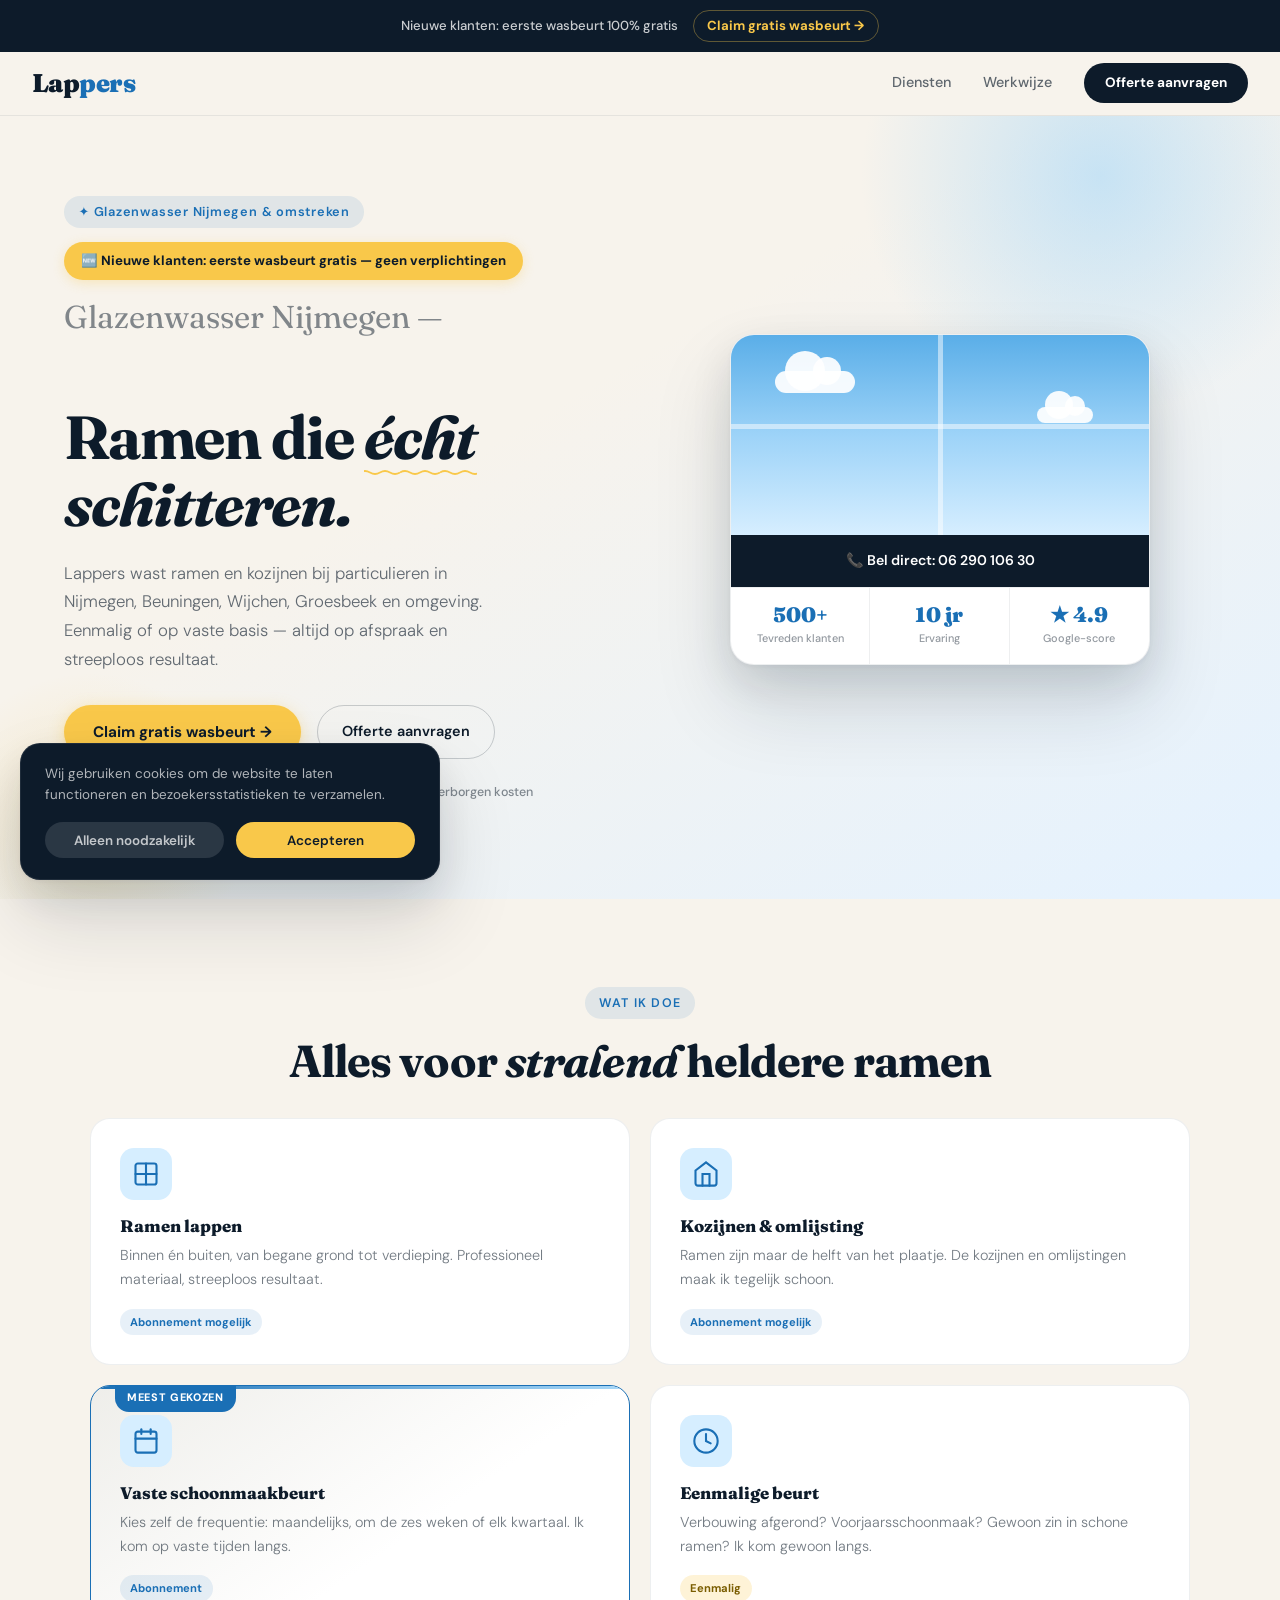
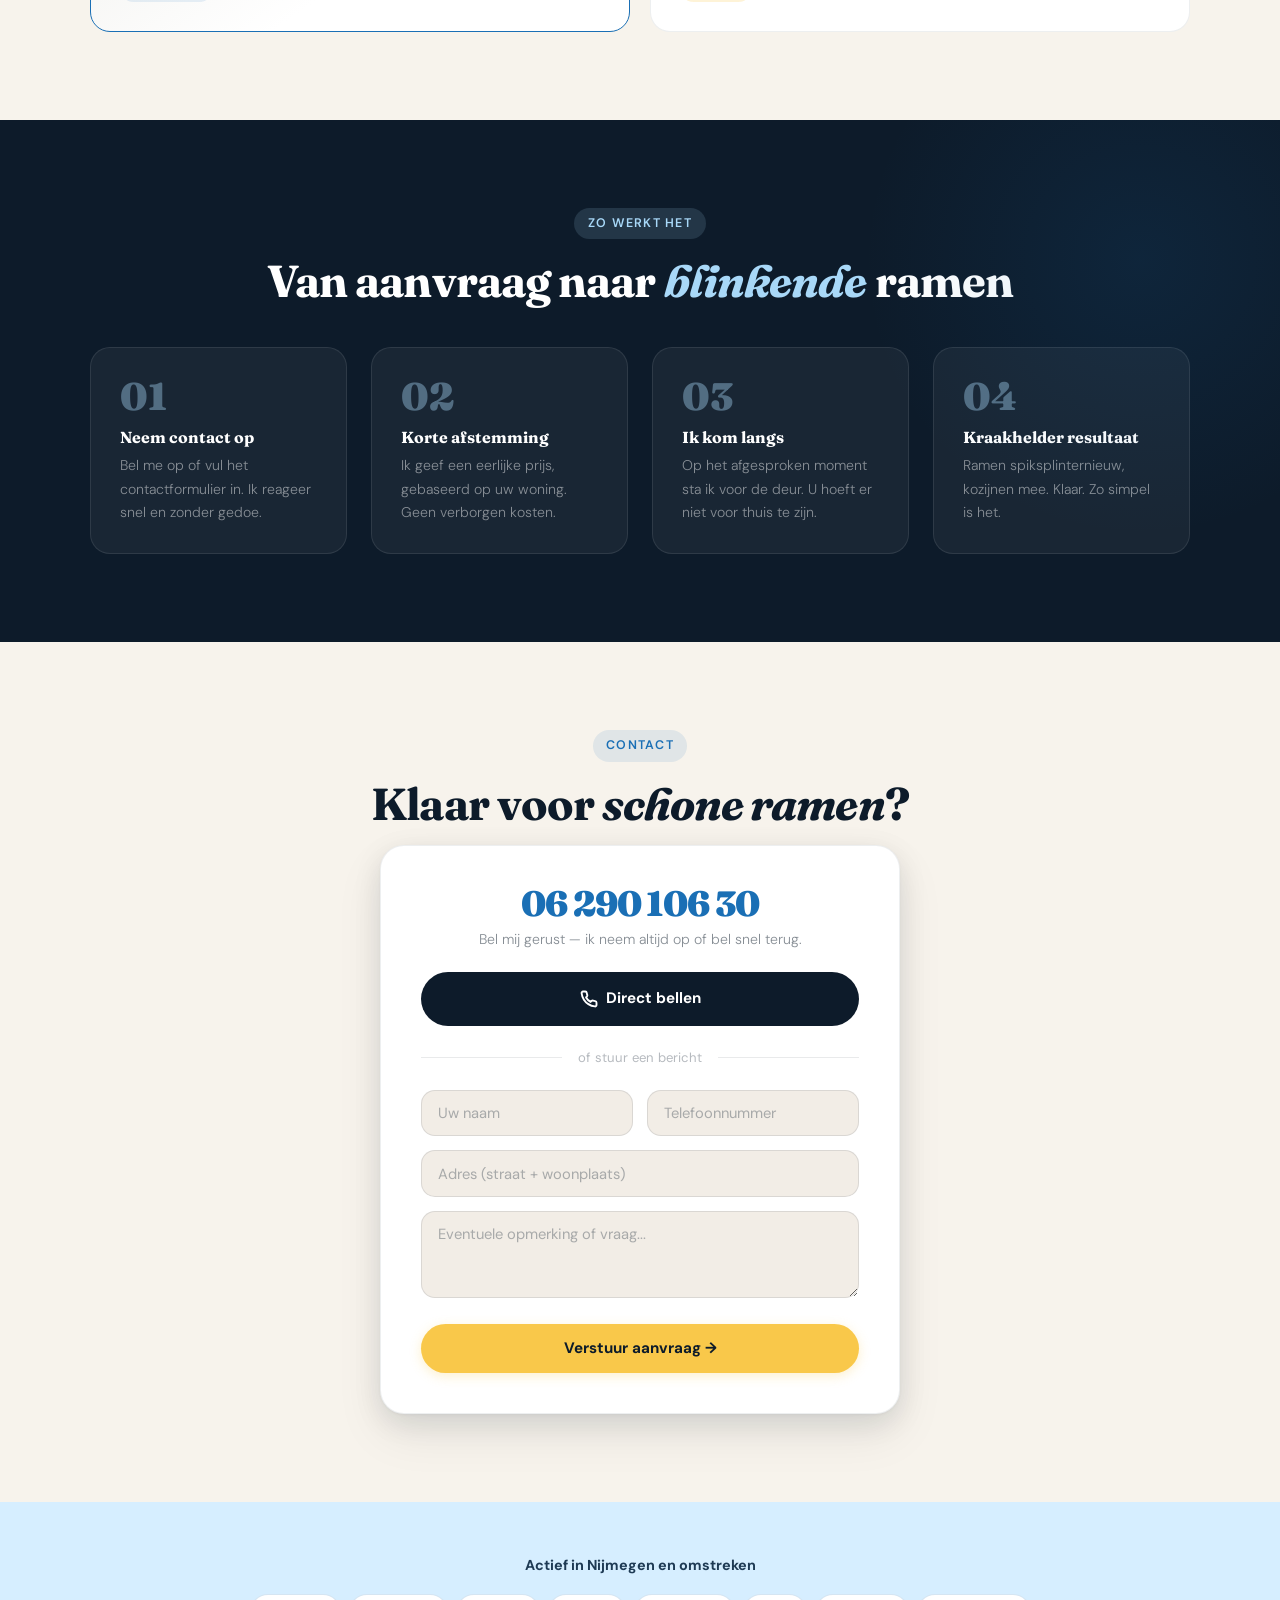
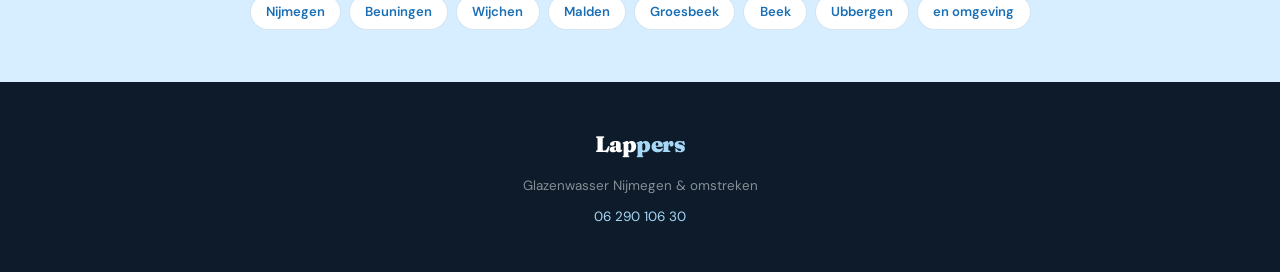
<file: index.html>
<!DOCTYPE html>
<html lang="nl">
<head>
  <meta charset="UTF-8" />
  <meta name="viewport" content="width=device-width, initial-scale=1.0" />
  <title>Glazenwasser Nijmegen — Ramen wassen vanaf €25 | Lappers</title>
  <meta name="description" content="Lappers is uw vaste glazenwasser in Nijmegen en omgeving. Streeploze ramen, eerlijke prijs, eerste wasbeurt gratis voor nieuwe klanten. Vraag direct een offerte aan." />
  <meta name="keywords" content="glazenwasser Nijmegen, ramen lappen Nijmegen, glazenwasser particulier, ramen wassen Nijmegen, kozijnen schoonmaken" />
  <meta name="author" content="Lappers" />
  <meta name="robots" content="index, follow" />
  <link rel="canonical" href="https://lappers.nl/" />
  <meta property="og:title" content="Glazenwasser Nijmegen — Ramen wassen vanaf €25 | Lappers" />
  <meta property="og:description" content="Kraakhelder schone ramen en kozijnen in Nijmegen. Eerste wasbeurt 100% gratis voor nieuwe klanten." />
  <meta property="og:type" content="website" />
  <meta property="og:url" content="https://lappers.nl/" />
  <meta property="og:locale" content="nl_NL" />
  <script type="application/ld+json">
  {
    "@context": "https://schema.org",
    "@type": "LocalBusiness",
    "name": "Lappers",
    "description": "Glazenwasser in Nijmegen en omstreken voor particulieren. Ramen en kozijnen, eenmalig of abonnement.",
    "telephone": "+31629010630",
    "url": "https://lappers.nl",
    "address": {
      "@type": "PostalAddress",
      "addressLocality": "Nijmegen",
      "addressRegion": "Gelderland",
      "addressCountry": "NL"
    },
    "areaServed": ["Nijmegen", "Beuningen", "Wijchen", "Malden", "Groesbeek", "Beek", "Ubbergen"],
    "priceRange": "€€",
    "openingHours": "Mo-Fr 08:00-18:00"
  }
  </script>
  <link rel="icon" type="image/svg+xml" href="/favicon.svg" />
  <link rel="preconnect" href="https://fonts.googleapis.com" />
  <link rel="preconnect" href="https://fonts.gstatic.com" crossorigin />
  <link href="https://fonts.googleapis.com/css2?family=Fraunces:ital,wght@0,400;0,700;0,900;1,400&family=DM+Sans:wght@300;400;500;700&display=swap" rel="stylesheet" />
  <link rel="stylesheet" href="css/main.css" />
</head>
<body>

  <div class="header-wrap">
    <div class="topbar">
      <span>Nieuwe klanten: eerste wasbeurt 100% gratis</span>
      <a href="gratis-wasbeurt.html">Claim gratis wasbeurt &rarr;</a>
    </div>
    <nav id="nav">
      <div class="logo">Lap<span>pers</span></div>
      <div class="nav-links">
        <a href="#diensten">Diensten</a>
        <a href="#werkwijze">Werkwijze</a>
        <a href="#contact" class="nav-cta">Offerte aanvragen</a>
      </div>
    </nav>
  </div>

  <section class="hero">
    <div class="hero-bg-circle c1"></div>
    <div class="hero-bg-circle c2"></div>
    <div class="sparkle" style="width:8px;height:8px;top:25%;left:42%;animation-delay:0s;"></div>
    <div class="sparkle" style="width:6px;height:6px;top:60%;left:55%;animation-delay:1.2s;"></div>
    <div class="sparkle" style="width:10px;height:10px;top:35%;left:70%;animation-delay:2.5s;"></div>

    <div class="hero-content">
      <div class="hero-tag">&#10022; Glazenwasser Nijmegen &amp; omstreken</div>
      <div class="free-offer-strip">&#127381; Nieuwe klanten: eerste wasbeurt gratis &mdash; geen verplichtingen</div>
      <h1>
        <span class="hero-sub-line">Glazenwasser Nijmegen &mdash;</span><br>
        Ramen die <em><span class="underline-wave">&eacute;cht</span> schitteren.</em>
      </h1>
      <p>Lappers wast ramen en kozijnen bij particulieren in Nijmegen, Beuningen, Wijchen, Groesbeek en omgeving. Eenmalig of op vaste basis &mdash; altijd op afspraak en streeploos resultaat.</p>
      <div class="hero-actions">
        <a href="gratis-wasbeurt.html" class="btn-free">Claim gratis wasbeurt &rarr;</a>
        <a href="#contact" class="btn-secondary">Offerte aanvragen</a>
      </div>
      <div class="hero-trust">&#9733;&#9733;&#9733;&#9733;&#9733;&ensp;4.9 op Google &middot; 127 beoordelingen &middot; Verzekerd &middot; Geen verborgen kosten</div>
    </div>

    <div class="hero-visual">
      <div class="window-frame">
        <div class="window-sky">
          <div class="cloud cloud1"></div>
          <div class="cloud cloud2"></div>
          <div class="shine-bar"></div>
          <div class="window-cross"></div>
        </div>
        <a href="tel:+31629010630" class="window-badge">&#128222; Bel direct: 06 290 106 30</a>
        <div class="window-stat-row">
          <div class="window-stat">
            <div class="num">500+</div>
            <div class="lbl">Tevreden klanten</div>
          </div>
          <div class="window-stat">
            <div class="num">10 jr</div>
            <div class="lbl">Ervaring</div>
          </div>
          <div class="window-stat">
            <div class="num">&#9733; 4.9</div>
            <div class="lbl">Google-score</div>
          </div>
        </div>
      </div>
    </div>
  </section>

  <section class="services" id="diensten">
    <div class="section-label">Wat ik doe</div>
    <h2 class="section-title">Alles voor <em>stralend</em> heldere ramen</h2>
    <div class="services-grid">
      <div class="service-card">
        <div class="service-icon">
          <svg width="28" height="28" viewBox="0 0 24 24" fill="none" stroke="currentColor" stroke-width="1.8" stroke-linecap="round"><rect x="3" y="3" width="18" height="18" rx="2"/><line x1="3" y1="12" x2="21" y2="12"/><line x1="12" y1="3" x2="12" y2="21"/></svg>
        </div>
        <h3>Ramen lappen</h3>
        <p>Binnen &eacute;n buiten, van begane grond tot verdieping. Professioneel materiaal, streeploos resultaat.</p>
        <span class="service-tag tag-abo">Abonnement mogelijk</span>
      </div>
      <div class="service-card">
        <div class="service-icon">
          <svg width="28" height="28" viewBox="0 0 24 24" fill="none" stroke="currentColor" stroke-width="1.8" stroke-linecap="round"><path d="M3 9l9-7 9 7v11a2 2 0 01-2 2H5a2 2 0 01-2-2z"/><polyline points="9 22 9 12 15 12 15 22"/></svg>
        </div>
        <h3>Kozijnen &amp; omlijsting</h3>
        <p>Ramen zijn maar de helft van het plaatje. De kozijnen en omlijstingen maak ik tegelijk schoon.</p>
        <span class="service-tag tag-abo">Abonnement mogelijk</span>
      </div>
      <div class="service-card service-card--featured">
        <div class="service-card__most-chosen">Meest gekozen</div>
        <div class="service-icon">
          <svg width="28" height="28" viewBox="0 0 24 24" fill="none" stroke="currentColor" stroke-width="1.8" stroke-linecap="round"><rect x="3" y="4" width="18" height="18" rx="2"/><line x1="16" y1="2" x2="16" y2="6"/><line x1="8" y1="2" x2="8" y2="6"/><line x1="3" y1="10" x2="21" y2="10"/></svg>
        </div>
        <h3>Vaste schoonmaakbeurt</h3>
        <p>Kies zelf de frequentie: maandelijks, om de zes weken of elk kwartaal. Ik kom op vaste tijden langs.</p>
        <span class="service-tag tag-abo">Abonnement</span>
      </div>
      <div class="service-card">
        <div class="service-icon">
          <svg width="28" height="28" viewBox="0 0 24 24" fill="none" stroke="currentColor" stroke-width="1.8" stroke-linecap="round"><circle cx="12" cy="12" r="10"/><polyline points="12 6 12 12 16 14"/></svg>
        </div>
        <h3>Eenmalige beurt</h3>
        <p>Verbouwing afgerond? Voorjaarsschoonmaak? Gewoon zin in schone ramen? Ik kom gewoon langs.</p>
        <span class="service-tag tag-once">Eenmalig</span>
      </div>
    </div>
  </section>

  <section class="how" id="werkwijze">
    <div class="section-label">Zo werkt het</div>
    <h2 class="section-title">Van aanvraag naar <em>blinkende</em> ramen</h2>
    <div class="steps">
      <div class="step">
        <div class="step-num">01</div>
        <h4>Neem contact op</h4>
        <p>Bel me op of vul het contactformulier in. Ik reageer snel en zonder gedoe.</p>
      </div>
      <div class="step">
        <div class="step-num">02</div>
        <h4>Korte afstemming</h4>
        <p>Ik geef een eerlijke prijs, gebaseerd op uw woning. Geen verborgen kosten.</p>
      </div>
      <div class="step">
        <div class="step-num">03</div>
        <h4>Ik kom langs</h4>
        <p>Op het afgesproken moment sta ik voor de deur. U hoeft er niet voor thuis te zijn.</p>
      </div>
      <div class="step">
        <div class="step-num">04</div>
        <h4>Kraakhelder resultaat</h4>
        <p>Ramen spiksplinternieuw, kozijnen mee. Klaar. Zo simpel is het.</p>
      </div>
    </div>
  </section>

  <section class="contact" id="contact">
    <div class="section-label">Contact</div>
    <h2 class="section-title">Klaar voor <em>schone ramen</em>?</h2>
    <div class="contact-box">
      <a href="tel:+31629010630" style="text-decoration:none;">
        <div class="phone-big">06 290 106 30</div>
      </a>
      <div class="phone-sub">Bel mij gerust &mdash; ik neem altijd op of bel snel terug.</div>
      <a href="tel:+31629010630" class="btn-primary">
        <svg width="18" height="18" viewBox="0 0 24 24" fill="none" stroke="currentColor" stroke-width="2.5" stroke-linecap="round" stroke-linejoin="round" aria-hidden="true"><path d="M22 16.92v3a2 2 0 01-2.18 2 19.79 19.79 0 01-8.63-3.07 19.5 19.5 0 01-6-6 19.79 19.79 0 01-3.07-8.67A2 2 0 014 2h3a2 2 0 012 1.72c.127.96.361 1.903.7 2.81a2 2 0 01-.45 2.11L8.09 9.91a16 16 0 006 6l1.27-1.27a2 2 0 012.11-.45c.907.339 1.85.573 2.81.7A2 2 0 0122 16.92z"/></svg>
        Direct bellen
      </a>
      <div class="divider">of stuur een bericht</div>
      <form id="contactForm" novalidate>
        <div class="form-row">
          <div class="form-group">
            <input type="text" name="naam" placeholder="Uw naam" required />
          </div>
          <div class="form-group">
            <input type="tel" name="telefoon" placeholder="Telefoonnummer" required />
          </div>
        </div>
        <div class="form-group">
          <input type="text" name="adres" placeholder="Adres (straat + woonplaats)" />
        </div>
        <div class="form-group">
          <textarea name="bericht" rows="3" placeholder="Eventuele opmerking of vraag..."></textarea>
        </div>
        <button type="submit" class="submit-btn">Verstuur aanvraag &rarr;</button>
      </form>
      <div class="success-msg" id="successMsg">
        &#10003; Bedankt voor uw aanvraag! Ik neem zo snel mogelijk contact met u op.
      </div>
    </div>
  </section>

  <section class="area">
    <p><strong>Actief in Nijmegen en omstreken</strong></p>
    <div class="area-tags">
      <span class="area-tag">Nijmegen</span>
      <span class="area-tag">Beuningen</span>
      <span class="area-tag">Wijchen</span>
      <span class="area-tag">Malden</span>
      <span class="area-tag">Groesbeek</span>
      <span class="area-tag">Beek</span>
      <span class="area-tag">Ubbergen</span>
      <span class="area-tag">en omgeving</span>
    </div>
  </section>

  <footer>
    <div class="logo">Lap<span>pers</span></div>
    <div>Glazenwasser Nijmegen &amp; omstreken</div>
    <div><a href="tel:+31629010630">06 290 106 30</a></div>
  </footer>

  <a href="tel:+31629010630" class="mobile-call-cta">
    <svg width="18" height="18" viewBox="0 0 24 24" fill="none" stroke="currentColor" stroke-width="2.5" stroke-linecap="round" aria-hidden="true"><path d="M22 16.92v3a2 2 0 01-2.18 2 19.79 19.79 0 01-8.63-3.07 19.5 19.5 0 01-6-6 19.79 19.79 0 01-3.07-8.67A2 2 0 014 2h3a2 2 0 012 1.72c.127.96.361 1.903.7 2.81a2 2 0 01-.45 2.11L8.09 9.91a16 16 0 006 6l1.27-1.27a2 2 0 012.11-.45c.907.339 1.85.573 2.81.7A2 2 0 0122 16.92z"/></svg>
    Bel direct: 06 290 106 30
  </a>

  <div class="cookie-banner" id="cookieBanner">
    <p>Wij gebruiken cookies om de website te laten functioneren en bezoekersstatistieken te verzamelen.</p>
    <div class="cookie-banner-actions">
      <button class="cookie-btn cookie-btn-decline" onclick="cookieChoice(false)">Alleen noodzakelijk</button>
      <button class="cookie-btn cookie-btn-accept" onclick="cookieChoice(true)">Accepteren</button>
    </div>
  </div>

  <script src="js/site.js"></script>
</body>
</html>
</file>
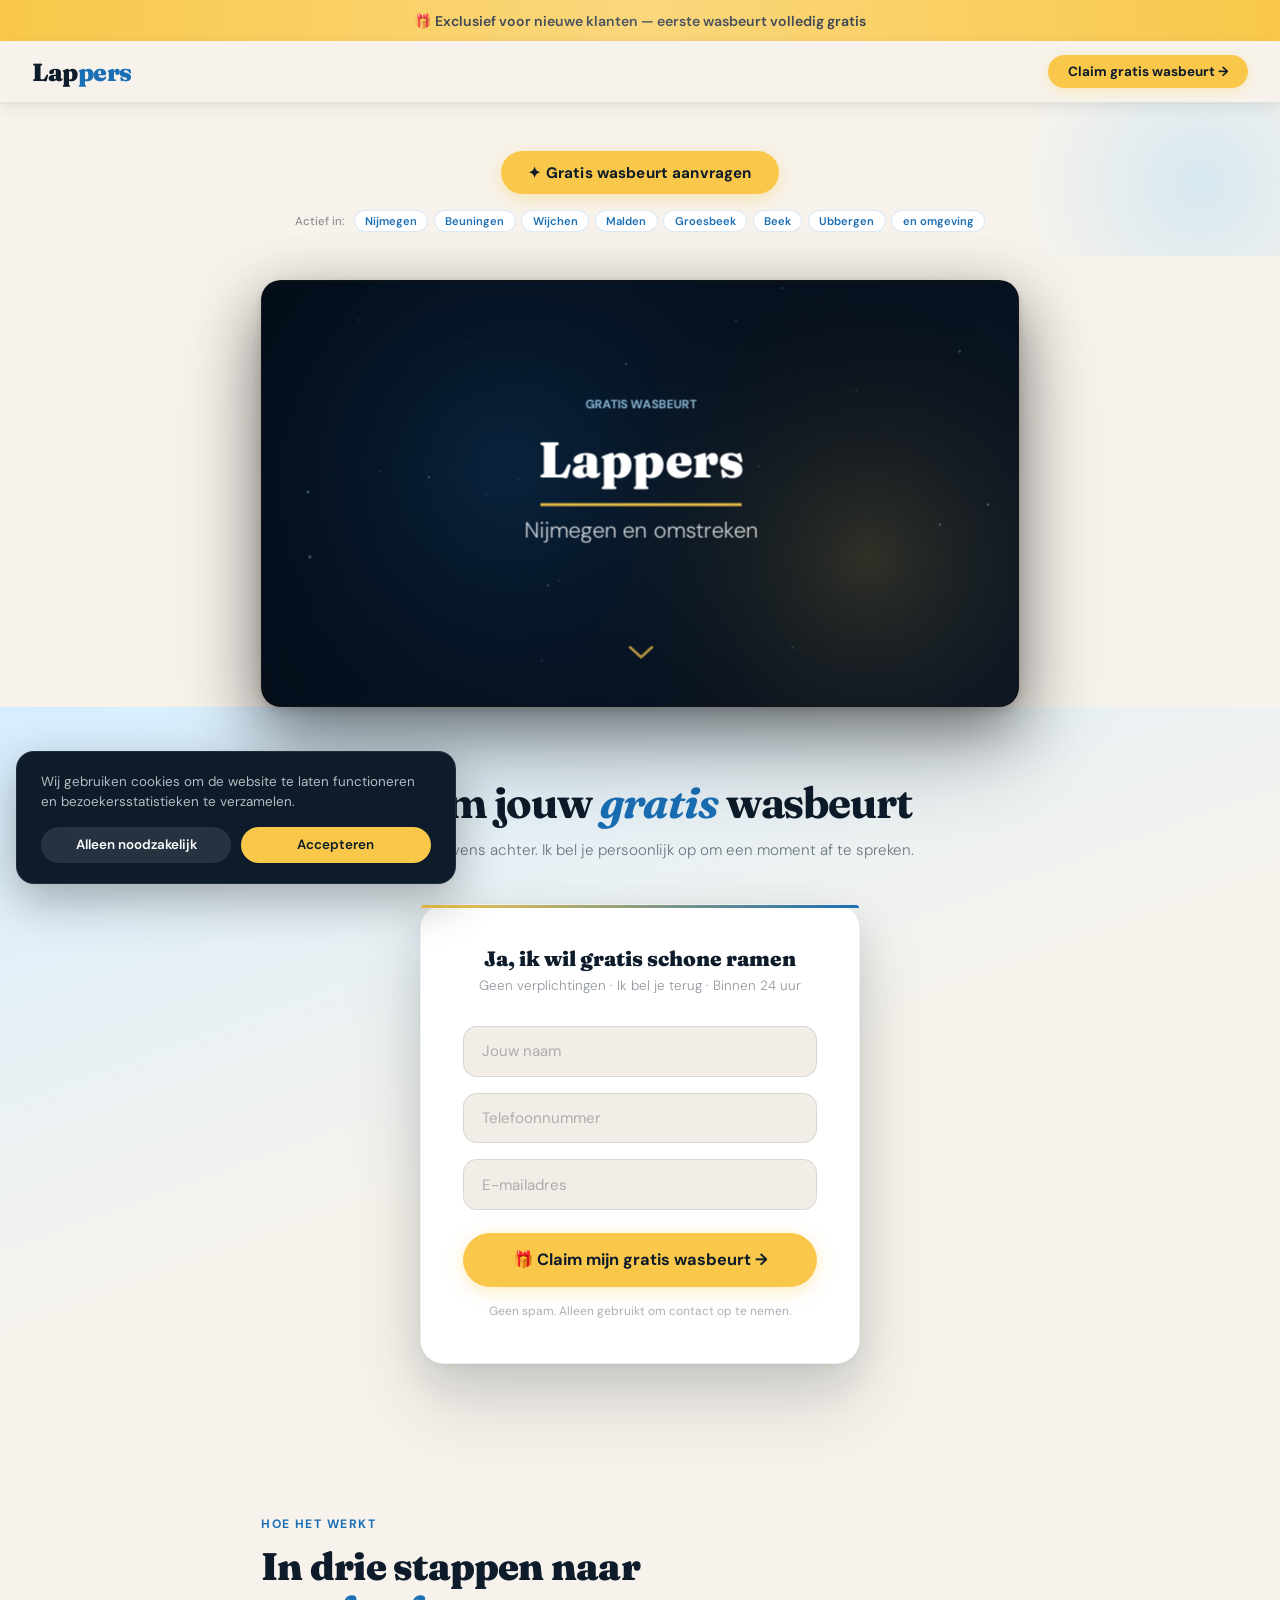
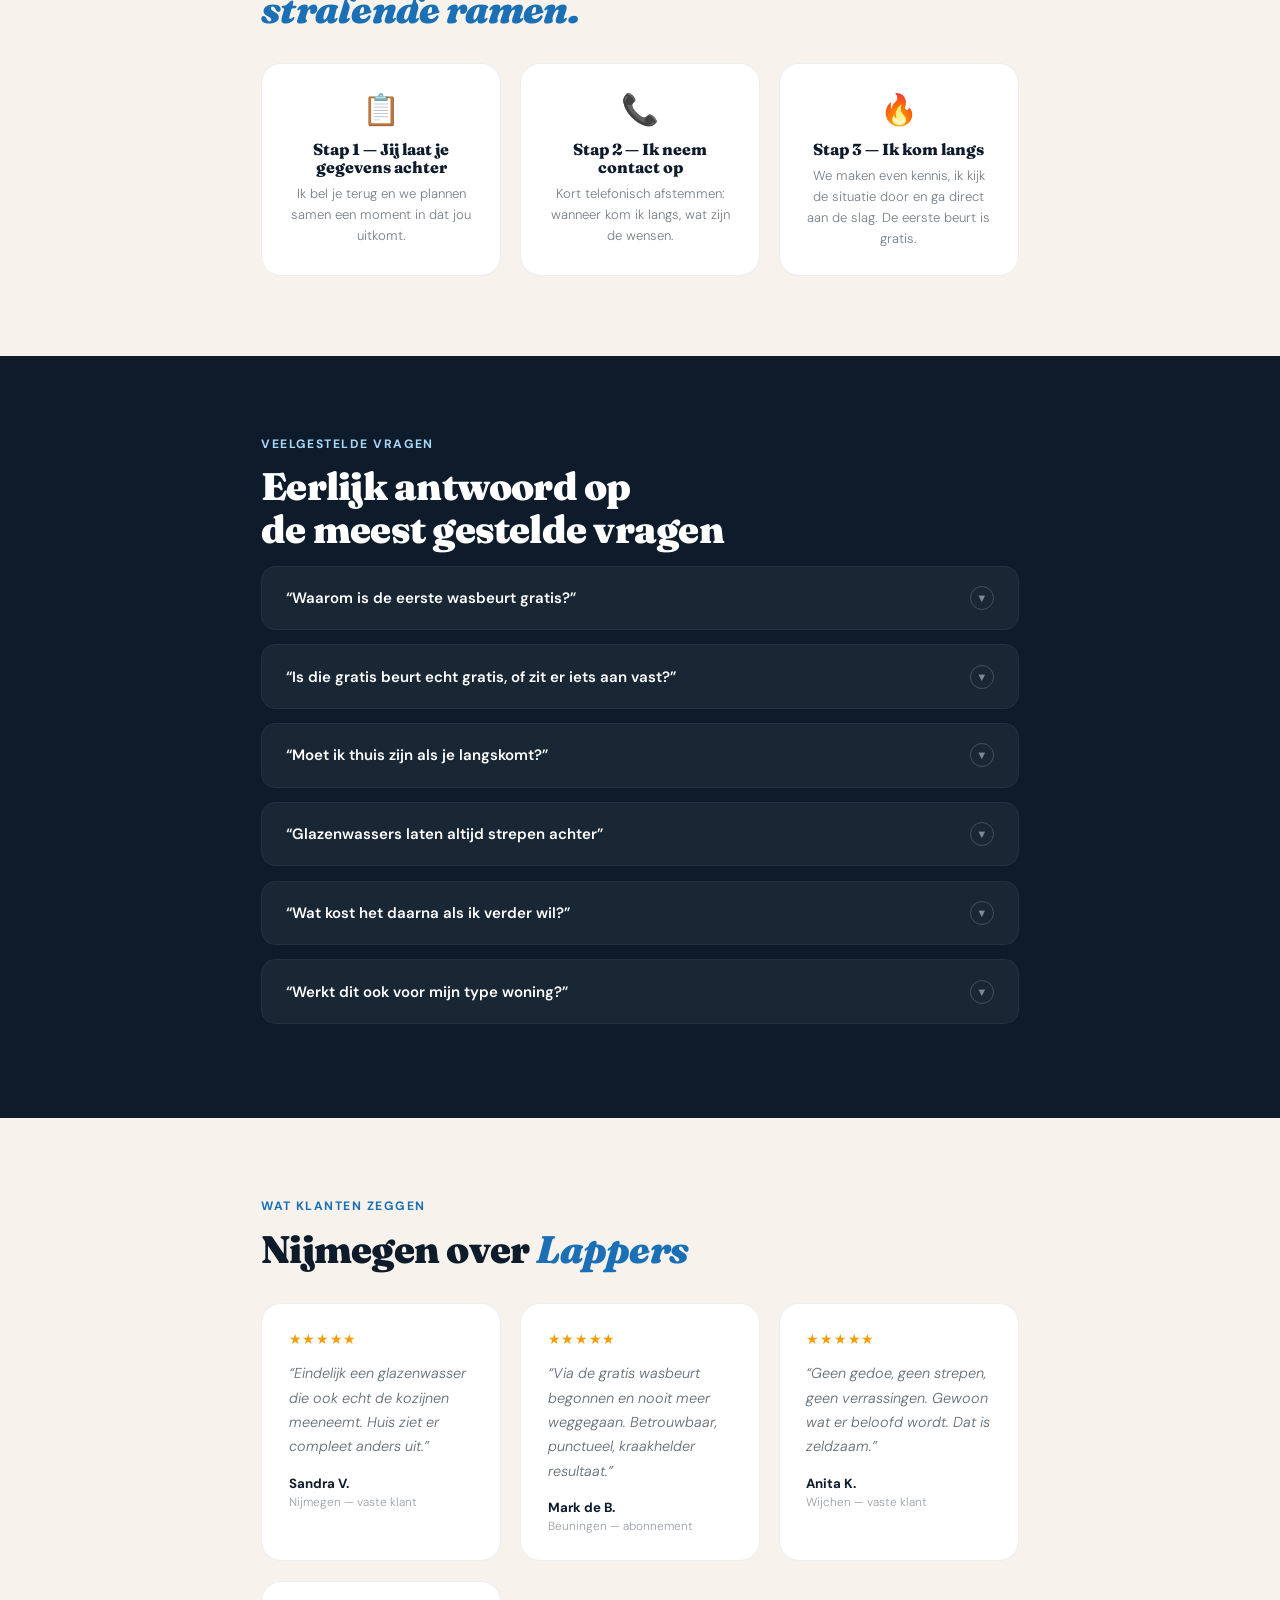
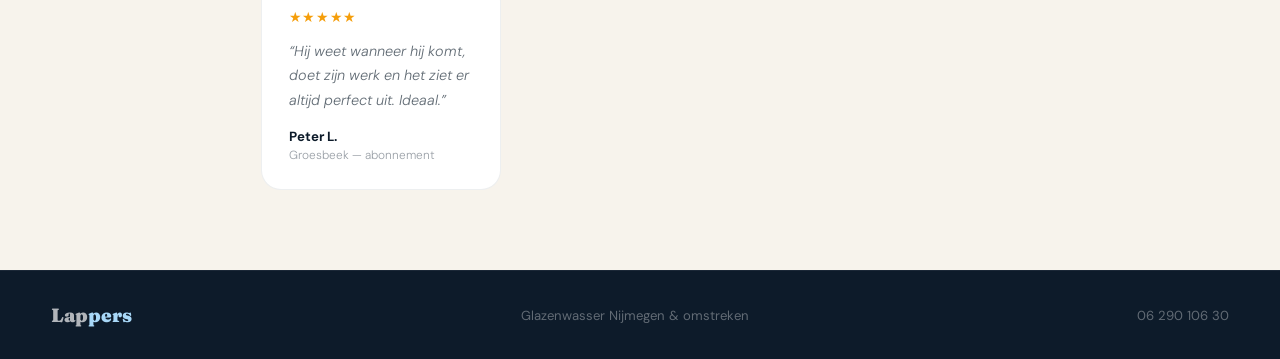
<file: gratis-wasbeurt.html>
<!DOCTYPE html>
<html lang="nl">
<head>
  <meta charset="UTF-8" />
  <meta name="viewport" content="width=device-width, initial-scale=1.0" />
  <title>Gratis Wasbeurt — Glazenwasser Nijmegen | Lappers</title>
  <meta name="description" content="Nieuwe klanten krijgen de eerste wasbeurt 100% gratis bij Lappers, glazenwasser in Nijmegen. Geen verplichtingen, binnen 24 uur reactie. Claim direct." />
  <meta name="robots" content="index, follow" />
  <link rel="canonical" href="https://lappers.nl/gratis-wasbeurt/" />
  <meta property="og:title" content="Gratis Wasbeurt Aanvragen – Lappers Nijmegen" />
  <meta property="og:description" content="Nieuwe klanten krijgen de eerste wasbeurt 100% gratis. Claim nu jouw gratis beurt bij Lappers." />
  <meta property="og:type" content="website" />
  <meta property="og:url" content="https://lappers.nl/gratis-wasbeurt/" />
  <meta property="og:locale" content="nl_NL" />
  <link rel="icon" type="image/svg+xml" href="/favicon.svg" />
  <link rel="preconnect" href="https://fonts.googleapis.com" />
  <link rel="preconnect" href="https://fonts.gstatic.com" crossorigin />
  <link href="https://fonts.googleapis.com/css2?family=Fraunces:ital,wght@0,400;0,700;0,900;1,400&family=DM+Sans:wght@300;400;500;700&display=swap" rel="stylesheet" />
  <style>
    :root {
      --sky:       #d6eeff;
      --sky-mid:   #a8d8f8;
      --blue:      #1a6fb5;
      --blue-dark: #0e4a7e;
      --ink:       #0d1b2a;
      --cream:     #f7f3ec;
      --sun:       #f9c84a;
      --sun-dark:  #e0a820;
      --clean:     #ffffff;
      --muted:     rgba(13,27,42,.56);
      --ease:      cubic-bezier(.22,1,.36,1);
      --r-sm:      8px;
      --r-md:      14px;
      --r-lg:      20px;
      --r-full:    999px;
      --shadow-sm: 0 1px 3px rgba(13,27,42,.04), 0 4px 14px rgba(13,27,42,.08);
      --shadow-md: 0 1px 3px rgba(13,27,42,.04), 0 8px 28px rgba(13,27,42,.10), 0 20px 48px rgba(13,27,42,.08);
      --shadow-lg: 0 2px 4px rgba(13,27,42,.04), 0 16px 40px rgba(13,27,42,.10), 0 40px 80px rgba(13,27,42,.14);
    }

    *, *::before, *::after { box-sizing: border-box; margin: 0; padding: 0; }
    html { scroll-behavior: smooth; }
    body { font-family: 'DM Sans', sans-serif; background: var(--cream); color: var(--ink); overflow-x: hidden; -webkit-font-smoothing: antialiased; }
    h1, h2, h3, h4 { font-family: 'Fraunces', Georgia, serif; line-height: 1.12; }
    em { font-style: italic; }
    a { color: inherit; text-decoration: none; }

    /* ── TOPBAR ── */
    .topbar {
      background: var(--sun);
      color: var(--ink);
      text-align: center;
      padding: .72rem 1rem;
      font-size: .88rem;
      font-weight: 600;
      position: relative;
      overflow: hidden;
    }
    .topbar::after {
      content: '';
      position: absolute;
      inset: 0;
      background: linear-gradient(90deg, transparent, rgba(255,255,255,.28), transparent);
      animation: shimmer 5s ease-in-out infinite;
      pointer-events: none;
    }
    @keyframes shimmer { 0% { transform: translateX(-100%); } 60% { transform: translateX(100%); } 100% { transform: translateX(100%); } }

    /* ── MINI NAV ── */
    .mini-nav {
      background: rgba(247,243,236,.97);
      backdrop-filter: blur(24px);
      border-bottom: 1px solid rgba(13,27,42,.07);
      padding: 0 clamp(1rem, 4vw, 2rem);
      display: flex;
      align-items: center;
      justify-content: space-between;
      height: 62px;
      position: sticky;
      top: 0;
      z-index: 100;
      box-shadow: var(--shadow-sm);
    }
    .logo {
      font-family: 'Fraunces', Georgia, serif;
      font-size: 1.55rem;
      font-weight: 900;
      color: var(--ink);
      letter-spacing: -.02em;
    }
    .logo span { color: var(--blue); }
    .mini-nav-cta {
      display: inline-flex;
      align-items: center;
      gap: .35rem;
      background: var(--sun);
      color: var(--ink);
      font-size: .84rem;
      font-weight: 700;
      padding: .52rem 1.25rem;
      border-radius: var(--r-full);
      box-shadow: 0 3px 14px rgba(249,200,74,.32);
      transition: background .18s, transform .22s var(--ease), box-shadow .22s var(--ease);
    }
    .mini-nav-cta:hover {
      background: var(--sun-dark);
      transform: translateY(-2px);
      box-shadow: 0 8px 24px rgba(249,200,74,.44);
    }

    /* ── HERO ── */
    .hero {
      text-align: center;
      padding: 3rem 4vw 1.5rem;
      background: var(--cream);
      position: relative;
      overflow: hidden;
    }
    .hero::before {
      content: '';
      position: absolute;
      top: -120px; right: -120px;
      width: 400px; height: 400px;
      border-radius: 50%;
      background: radial-gradient(circle, rgba(168,216,248,.4) 0%, transparent 65%);
      pointer-events: none;
    }

    .offer-badge {
      display: inline-flex;
      align-items: center;
      gap: .4rem;
      background: var(--sun);
      color: var(--ink);
      font-weight: 700;
      font-size: .95rem;
      padding: .72rem 1.7rem;
      border-radius: var(--r-full);
      letter-spacing: .01em;
      position: relative;
      z-index: 1;
    }
    .offer-badge-btn {
      cursor: pointer;
      transition: background .18s, transform .22s var(--ease), box-shadow .22s var(--ease);
      box-shadow: 0 4px 18px rgba(249,200,74,.38);
    }
    .offer-badge-btn:hover {
      background: var(--sun-dark);
      transform: translateY(-3px);
      box-shadow: 0 10px 30px rgba(249,200,74,.52);
    }

    .area-tags-hero {
      margin-top: 1rem;
      display: flex;
      flex-wrap: wrap;
      gap: .35rem;
      justify-content: center;
      align-items: center;
      position: relative;
      z-index: 1;
    }
    .area-label {
      font-size: .72rem;
      color: rgba(13,27,42,.45);
      font-weight: 500;
      margin-right: .2rem;
    }
    .area-tag {
      background: var(--clean);
      border: 1px solid rgba(26,111,181,.15);
      color: var(--blue);
      font-size: .7rem;
      padding: .2rem .65rem;
      border-radius: var(--r-full);
      font-weight: 600;
      transition: background .15s;
    }
    .area-tag:hover { background: var(--sky); }

    /* ── VSL ── */
    .vsl-section {
      max-width: 860px;
      margin: 0 auto;
      padding: 1.5rem 4vw 0;
    }
    .vsl-wrapper {
      position: relative;
      border-radius: 20px;
      overflow: hidden;
      aspect-ratio: 16/9;
      box-shadow: 0 4px 8px rgba(0,0,0,.12), 0 20px 60px rgba(0,0,0,.42), 0 48px 96px rgba(0,0,0,.22);
      border: 1.5px solid rgba(255,255,255,.08);
      background: #000;
      cursor: pointer;
    }
    #vslCanvas { width: 100%; height: 100%; display: block; }
    .vsl-play-overlay {
      position: absolute; inset: 0;
      display: flex; flex-direction: column;
      align-items: center; justify-content: center;
      gap: 1.1rem;
      background: rgba(8,18,32,.45);
      transition: opacity .3s;
    }
    .vsl-play-overlay.hidden { opacity: 0; pointer-events: none; }
    .play-btn {
      width: 74px; height: 74px;
      background: var(--sun);
      border-radius: 50%;
      display: flex; align-items: center; justify-content: center;
      box-shadow: 0 8px 36px rgba(249,200,74,.55);
      transition: transform .22s var(--ease), box-shadow .22s var(--ease);
    }
    .play-btn::after {
      content: '';
      width: 0; height: 0;
      border-style: solid;
      border-width: 13px 0 13px 23px;
      border-color: transparent transparent transparent var(--ink);
      margin-left: 5px;
    }
    .vsl-play-overlay:hover .play-btn {
      transform: scale(1.1);
      box-shadow: 0 14px 48px rgba(249,200,74,.68);
    }
    .play-label {
      font-family: 'Fraunces', Georgia, serif;
      font-size: 1rem;
      font-weight: 700;
      color: var(--clean);
      text-align: center;
      text-shadow: 0 2px 10px rgba(0,0,0,.5);
    }
    .play-sub {
      font-family: 'DM Sans', sans-serif;
      font-size: .78rem;
      font-weight: 300;
      color: rgba(255,255,255,.58);
      display: block;
      margin-top: .3rem;
    }

    /* ── FORM ── */
    .form-section {
      background: linear-gradient(160deg, var(--sky) 0%, var(--cream) 55%);
      padding: 4.5rem 4vw;
      text-align: center;
    }
    .form-section h2 {
      font-size: clamp(1.85rem, 4vw, 2.7rem);
      color: var(--ink);
      letter-spacing: -.025em;
      margin-bottom: .7rem;
    }
    .form-section h2 em { color: var(--blue); }
    .form-section > p {
      font-size: .95rem;
      color: var(--muted);
      margin-bottom: 2.5rem;
      font-weight: 300;
      line-height: 1.7;
    }

    .lead-form-box {
      background: var(--clean);
      border-radius: 24px;
      padding: 2.6rem;
      max-width: 440px;
      margin: 0 auto;
      box-shadow: var(--shadow-lg);
      position: relative;
      border: 1px solid rgba(13,27,42,.06);
    }
    .lead-form-box::before {
      content: '';
      position: absolute;
      top: 0; left: 0; right: 0;
      height: 3px;
      background: linear-gradient(90deg, var(--sun), var(--blue));
      border-radius: 24px 24px 0 0;
    }
    .lead-form-box h3 {
      font-size: 1.3rem;
      font-weight: 900;
      color: var(--ink);
      margin-bottom: .4rem;
    }
    .form-intro {
      font-size: .84rem;
      color: rgba(13,27,42,.45);
      margin-bottom: 1.8rem;
      font-weight: 300;
      line-height: 1.55;
    }
    .form-group { margin-bottom: 1rem; }
    .form-group input {
      width: 100%;
      padding: .9rem 1.15rem;
      border: 1.5px solid rgba(13,27,42,.1);
      border-radius: var(--r-md);
      font-family: 'DM Sans', sans-serif;
      font-size: .94rem;
      background: #f2ede6;
      color: var(--ink);
      outline: none;
      transition: border-color .18s, background .18s, box-shadow .18s;
    }
    .form-group input:focus {
      border-color: var(--blue);
      background: var(--clean);
      box-shadow: 0 0 0 3px rgba(26,111,181,.1);
    }
    .form-group input::placeholder { color: rgba(13,27,42,.3); }
    .form-group input.error { border-color: #ef4444; }

    .submit-btn {
      width: 100%;
      padding: 1.05rem;
      background: var(--sun);
      color: var(--ink);
      font-family: 'DM Sans', sans-serif;
      font-size: 1.02rem;
      font-weight: 700;
      border: none;
      border-radius: var(--r-full);
      cursor: pointer;
      transition: background .18s, transform .22s var(--ease), box-shadow .22s var(--ease);
      box-shadow: 0 4px 18px rgba(249,200,74,.35);
      margin-top: .4rem;
    }
    .submit-btn:hover {
      background: var(--sun-dark);
      transform: translateY(-2px);
      box-shadow: 0 10px 32px rgba(249,200,74,.5);
    }
    .submit-btn:disabled { opacity: .6; cursor: not-allowed; transform: none; box-shadow: none; }
    .form-fine {
      font-size: .75rem;
      color: rgba(13,27,42,.35);
      text-align: center;
      margin-top: .95rem;
      line-height: 1.55;
    }
    .success-box { display: none; text-align: center; padding: 1.5rem 0; }
    .success-box .icon { font-size: 3.2rem; margin-bottom: 1rem; display: block; }
    .success-box h3 { font-family: 'Fraunces', serif; font-size: 1.3rem; font-weight: 900; color: var(--ink); margin-bottom: .5rem; }
    .success-box p { font-size: .9rem; color: var(--muted); line-height: 1.65; font-weight: 300; }

    /* ── STAPPEN ── */
    .light { background: var(--cream); color: var(--ink); }
    .dark  { background: var(--ink); }

    .section { max-width: 860px; margin: 0 auto; padding: 5rem 4vw; }

    .section-label {
      font-size: .76rem;
      font-weight: 700;
      letter-spacing: .12em;
      text-transform: uppercase;
      margin-bottom: .85rem;
      display: block;
    }
    .light .section-label { color: var(--blue); }
    .dark  .section-label { color: var(--sky-mid); }

    .section-title {
      font-size: clamp(1.65rem, 4vw, 2.4rem);
      font-weight: 900;
      letter-spacing: -.02em;
      margin-bottom: .9rem;
    }
    .light .section-title { color: var(--ink); }
    .dark  .section-title { color: var(--clean); }
    .section-title em { font-style: italic; color: var(--blue); }
    .dark .section-title em { color: var(--sky-mid); }

    .model-steps {
      display: grid;
      grid-template-columns: repeat(auto-fit, minmax(180px, 1fr));
      gap: 1.2rem;
      margin-top: 2rem;
    }
    .model-step {
      background: var(--clean);
      border-radius: var(--r-lg);
      padding: 1.6rem;
      border: 1.5px solid rgba(13,27,42,.08);
      text-align: center;
      transition: border-color .22s, transform .28s var(--ease), box-shadow .28s var(--ease);
    }
    .model-step:hover {
      border-color: rgba(26,111,181,.22);
      transform: translateY(-5px);
      box-shadow: var(--shadow-md);
    }
    .model-step .icon { font-size: 1.9rem; margin-bottom: .75rem; display: block; }
    .model-step h4 { font-family: 'Fraunces', serif; font-size: 1rem; font-weight: 800; color: var(--ink); margin-bottom: .4rem; }
    .model-step p  { font-size: .82rem; color: var(--muted); line-height: 1.6; font-weight: 300; }

    /* ── FAQ ── */
    .objection {
      margin-bottom: .9rem;
      border: 1px solid rgba(255,255,255,.09);
      border-radius: var(--r-md);
      overflow: hidden;
      transition: border-color .2s;
    }
    .objection:hover { border-color: rgba(168,216,248,.2); }
    .objection-q {
      padding: 1.2rem 1.5rem;
      font-weight: 600;
      font-size: .94rem;
      cursor: pointer;
      display: flex;
      justify-content: space-between;
      align-items: center;
      background: rgba(255,255,255,.05);
      color: var(--clean);
      transition: background .2s;
      user-select: none;
      gap: 1rem;
    }
    .objection-q:hover { background: rgba(255,255,255,.08); }
    .arrow {
      width: 24px; height: 24px;
      border: 1px solid rgba(255,255,255,.18);
      border-radius: 50%;
      display: flex; align-items: center; justify-content: center;
      font-size: .7rem;
      color: rgba(255,255,255,.45);
      flex-shrink: 0;
      transition: transform .28s var(--ease), border-color .2s, color .2s;
    }
    .objection.open .arrow {
      transform: rotate(180deg);
      border-color: var(--sky-mid);
      color: var(--sky-mid);
    }
    .objection-body { max-height: 0; overflow: hidden; transition: max-height .38s ease; }
    .objection.open .objection-body { max-height: 600px; }
    .objection-inner { padding: 1.2rem 1.5rem 1.5rem; }

    .obj-row { display: grid; grid-template-columns: 1fr 1fr; gap: 1rem; margin-bottom: 1rem; }
    .obj-box { padding: 1rem; border-radius: var(--r-sm); font-size: .85rem; line-height: 1.6; font-weight: 300; color: rgba(255,255,255,.75); }
    .obj-box strong { display: block; font-size: .68rem; font-weight: 800; letter-spacing: .07em; text-transform: uppercase; margin-bottom: .35rem; }
    .obj-wrong { background: rgba(239,68,68,.1); border: 1px solid rgba(239,68,68,.22); }
    .obj-wrong strong { color: #f87171; }
    .obj-right { background: rgba(34,197,94,.08); border: 1px solid rgba(34,197,94,.22); }
    .obj-right strong { color: #4ade80; }
    .obj-proof {
      font-size: .82rem;
      color: rgba(255,255,255,.38);
      font-style: italic;
      padding-top: .85rem;
      border-top: 1px solid rgba(255,255,255,.07);
      font-weight: 300;
      line-height: 1.6;
    }

    /* ── REVIEWS ── */
    .reviews-grid {
      display: grid;
      grid-template-columns: repeat(auto-fit, minmax(220px, 1fr));
      gap: 1.2rem;
      margin-top: 2rem;
    }
    .review-card {
      background: var(--clean);
      border: 1.5px solid rgba(13,27,42,.07);
      border-radius: var(--r-lg);
      padding: 1.65rem;
      transition: transform .28s var(--ease), box-shadow .28s var(--ease);
    }
    .review-card:hover {
      transform: translateY(-5px);
      box-shadow: var(--shadow-md);
    }
    .stars { color: #f59e0b; font-size: .9rem; margin-bottom: .8rem; letter-spacing: .05em; }
    .review-card p { font-size: .9rem; line-height: 1.7; color: rgba(13,27,42,.65); font-weight: 300; font-style: italic; margin-bottom: 1rem; }
    .reviewer { font-size: .83rem; font-weight: 700; color: var(--ink); }
    .reviewer span { display: block; font-weight: 300; font-size: .74rem; color: rgba(13,27,42,.42); margin-top: .1rem; }

    /* ── FOOTER ── */
    footer {
      background: var(--ink);
      border-top: 1px solid rgba(255,255,255,.06);
      padding: 2rem 4vw;
      display: flex;
      justify-content: space-between;
      align-items: center;
      flex-wrap: wrap;
      gap: 1rem;
      font-size: .82rem;
      color: rgba(255,255,255,.35);
    }
    footer a { color: rgba(255,255,255,.35); }
    footer a:hover { color: var(--sky-mid); }
    .footer-logo { font-family: 'Fraunces', serif; font-size: 1.2rem; font-weight: 900; color: rgba(255,255,255,.68); }
    .footer-logo span { color: var(--sky-mid); }

    /* ── COOKIE ── */
    .cookie-banner {
      position: fixed;
      bottom: 1rem; left: 1rem; right: 1rem;
      max-width: 440px;
      background: var(--ink);
      color: var(--clean);
      padding: 1.25rem 1.5rem;
      border-radius: 18px;
      box-shadow: 0 16px 48px rgba(0,0,0,.3);
      z-index: 1000;
      font-size: .84rem;
      line-height: 1.5;
      border: 1px solid rgba(255,255,255,.08);
      display: none;
    }
    .cookie-banner.show {
      display: block;
      animation: cookie-up .4s var(--ease) both;
    }
    @keyframes cookie-up { from { transform: translateY(120%); opacity: 0; } to { transform: none; opacity: 1; } }
    .cookie-banner p { margin-bottom: .9rem; color: rgba(255,255,255,.7); }
    .cookie-banner-actions { display: flex; gap: .6rem; }
    .cookie-btn {
      flex: 1;
      padding: .6rem 1rem;
      border-radius: var(--r-full);
      border: none;
      font-family: 'DM Sans', sans-serif;
      font-size: .84rem;
      font-weight: 600;
      cursor: pointer;
      transition: opacity .15s, transform .18s var(--ease);
    }
    .cookie-btn:hover { opacity: .85; transform: translateY(-1px); }
    .cookie-btn-accept { background: var(--sun); color: var(--ink); }
    .cookie-btn-decline { background: rgba(255,255,255,.1); color: var(--clean); }

    @media (max-width: 600px) {
      .obj-row { grid-template-columns: 1fr; }
      .lead-form-box { padding: 1.9rem 1.4rem; }
      .section { padding: 4rem 4vw; }
    }
  </style>
</head>
<body>

  <div class="topbar">&#127873; Exclusief voor nieuwe klanten &mdash; eerste wasbeurt volledig gratis</div>

  <nav class="mini-nav">
    <a href="/" class="logo">Lap<span>pers</span></a>
    <a href="#aanvragen" class="mini-nav-cta">Claim gratis wasbeurt &rarr;</a>
  </nav>

  <!-- HERO -->
  <section class="hero">
    <a href="#aanvragen" class="offer-badge offer-badge-btn">&#10022; Gratis wasbeurt aanvragen</a>
    <div class="area-tags-hero">
      <span class="area-label">Actief in:</span>
      <span class="area-tag">Nijmegen</span>
      <span class="area-tag">Beuningen</span>
      <span class="area-tag">Wijchen</span>
      <span class="area-tag">Malden</span>
      <span class="area-tag">Groesbeek</span>
      <span class="area-tag">Beek</span>
      <span class="area-tag">Ubbergen</span>
      <span class="area-tag">en omgeving</span>
    </div>
  </section>

  <!-- VSL -->
  <section class="vsl-section">
    <div class="vsl-wrapper" id="vslWrapper">
      <canvas id="vslCanvas"></canvas>
      <div class="vsl-play-overlay" id="playOverlay">
        <div class="play-btn"></div>
        <div class="play-label">
          Bekijk hoe Lappers jouw ramen transformeert
          <span class="play-sub">&#177; 90 seconden &middot; Geen verplichtingen</span>
        </div>
      </div>
    </div>
  </section>

  <!-- LEAD FORM -->
  <section class="form-section" id="aanvragen">
    <h2>Claim jouw <em>gratis</em> wasbeurt</h2>
    <p>Laat je gegevens achter. Ik bel je persoonlijk op om een moment af te spreken.</p>
    <div class="lead-form-box">
      <h3>Ja, ik wil gratis schone ramen</h3>
      <p class="form-intro">Geen verplichtingen &middot; Ik bel je terug &middot; Binnen 24 uur</p>
      <form id="leadForm">
        <div class="form-group"><input type="text"  name="naam"     placeholder="Jouw naam"      required autocomplete="name" /></div>
        <div class="form-group"><input type="tel"   name="telefoon" placeholder="Telefoonnummer" required autocomplete="tel" /></div>
        <div class="form-group"><input type="email" name="email"    placeholder="E-mailadres"    required autocomplete="email" /></div>
        <button type="submit" class="submit-btn" id="submitBtn">&#127873; Claim mijn gratis wasbeurt &rarr;</button>
        <p class="form-fine">Geen spam. Alleen gebruikt om contact op te nemen.</p>
      </form>
      <div class="success-box" id="successBox">
        <span class="icon">&#127881;</span>
        <h3>Gelukt! Ik neem snel contact op.</h3>
        <p>Je hoort binnen 24 uur van mij om een moment af te spreken. Tot snel!</p>
      </div>
    </div>
  </section>

  <!-- STAPPEN -->
  <div class="light">
    <section class="section">
      <span class="section-label">Hoe het werkt</span>
      <h2 class="section-title">In drie stappen naar<br><em>stralende ramen.</em></h2>
      <div class="model-steps">
        <div class="model-step">
          <span class="icon">&#128203;</span>
          <h4>Stap 1 &mdash; Jij laat je gegevens achter</h4>
          <p>Ik bel je terug en we plannen samen een moment in dat jou uitkomt.</p>
        </div>
        <div class="model-step">
          <span class="icon">&#128222;</span>
          <h4>Stap 2 &mdash; Ik neem contact op</h4>
          <p>Kort telefonisch afstemmen: wanneer kom ik langs, wat zijn de wensen.</p>
        </div>
        <div class="model-step">
          <span class="icon">&#128293;</span>
          <h4>Stap 3 &mdash; Ik kom langs</h4>
          <p>We maken even kennis, ik kijk de situatie door en ga direct aan de slag. De eerste beurt is gratis.</p>
        </div>
      </div>
    </section>
  </div>

  <!-- FAQ -->
  <div class="dark">
    <section class="section">
      <span class="section-label">Veelgestelde vragen</span>
      <h2 class="section-title">Eerlijk antwoord op<br>de meest gestelde vragen</h2>

      <div class="objection" id="obj0">
        <div class="objection-q" onclick="toggleObj('obj0')">
          <span>&#8220;Waarom is de eerste wasbeurt gratis?&#8221;</span>
          <span class="arrow">&#9660;</span>
        </div>
        <div class="objection-body"><div class="objection-inner">
          <p style="font-size:.93rem;line-height:1.75;color:rgba(255,255,255,.72);font-weight:300;">
            Ik begrijp dat je iemand niet zomaar vertrouwt met je huis. <strong style="color:#fff;">Daarom vraag ik je niets te betalen voor de eerste keer.</strong><br><br>
            Ik kom langs, lap de ramen, en laat het resultaat voor zichzelf spreken. Geen verplichtingen achteraf.<br><br>
            <span style="color:rgba(255,255,255,.38);font-style:italic;">&mdash; Lappers</span>
          </p>
        </div></div>
      </div>

      <div class="objection" id="obj1">
        <div class="objection-q" onclick="toggleObj('obj1')">
          <span>&#8220;Is die gratis beurt echt gratis, of zit er iets aan vast?&#8221;</span>
          <span class="arrow">&#9660;</span>
        </div>
        <div class="objection-body"><div class="objection-inner">
          <div class="obj-row">
            <div class="obj-box obj-wrong"><strong>Wat mensen denken</strong>Ik moet daarna een abonnement nemen, anders telt het niet.</div>
            <div class="obj-box obj-right"><strong>Hoe het echt zit</strong>De eerste beurt is &eacute;cht gratis, zonder voorwaarden. Daarna beslis jij. Geen abonnementsverplichting.</div>
          </div>
          <p class="obj-proof">&#128172; "Ik verwachtte een verkooppraatje, maar dat was er niet. Hij deed gewoon zijn werk." &mdash; Sandra, Nijmegen</p>
        </div></div>
      </div>

      <div class="objection" id="obj2">
        <div class="objection-q" onclick="toggleObj('obj2')">
          <span>&#8220;Moet ik thuis zijn als je langskomt?&#8221;</span>
          <span class="arrow">&#9660;</span>
        </div>
        <div class="objection-body"><div class="objection-inner">
          <div class="obj-row">
            <div class="obj-box obj-wrong"><strong>Wat mensen denken</strong>Ik moet een halve dag thuisblijven of vrij nemen.</div>
            <div class="obj-box obj-right"><strong>Hoe het echt zit</strong>Voor de eerste kennismaking ben ik blij als je er even bij bent. Dat duurt 10 minuten &mdash; daarna kun je gewoon verder.</div>
          </div>
          <p class="obj-proof">&#128172; "Ik dacht dat ik de hele ochtend moest thuisblijven, maar hij was binnen twintig minuten klaar." &mdash; Mark, Beuningen</p>
        </div></div>
      </div>

      <div class="objection" id="obj3">
        <div class="objection-q" onclick="toggleObj('obj3')">
          <span>&#8220;Glazenwassers laten altijd strepen achter&#8221;</span>
          <span class="arrow">&#9660;</span>
        </div>
        <div class="objection-body"><div class="objection-inner">
          <div class="obj-row">
            <div class="obj-box obj-wrong"><strong>Wat mensen denken</strong>Eerder geprobeerd en het viel tegen. Strepen, vegen, niet echt schoon.</div>
            <div class="obj-box obj-right"><strong>Hoe het echt zit</strong>Met professioneel materiaal en de juiste werkwijze zijn strepen te vermijden. Kwaliteit gaat voor snelheid.</div>
          </div>
          <p class="obj-proof">&#128172; "Geen enkel streepje. Ik was sceptisch, maar dit is &eacute;cht een andere wereld." &mdash; Anita, Wijchen</p>
        </div></div>
      </div>

      <div class="objection" id="obj4">
        <div class="objection-q" onclick="toggleObj('obj4')">
          <span>&#8220;Wat kost het daarna als ik verder wil?&#8221;</span>
          <span class="arrow">&#9660;</span>
        </div>
        <div class="objection-body"><div class="objection-inner">
          <div class="obj-row">
            <div class="obj-box obj-wrong"><strong>Wat mensen denken</strong>Ze vragen vast veel meer dan verwacht, met verborgen extra&rsquo;s.</div>
            <div class="obj-box obj-right"><strong>Hoe het echt zit</strong>Tijdens het eerste bezoek leg ik alles eerlijk uit &mdash; prijs, mogelijkheden, frequentie. Jij beslist.</div>
          </div>
          <p class="obj-proof">&#128172; "Prijs precies zoals afgesproken. Geen gedoe, geen extra rekening." &mdash; Peter, Groesbeek</p>
        </div></div>
      </div>

      <div class="objection" id="obj5">
        <div class="objection-q" onclick="toggleObj('obj5')">
          <span>&#8220;Werkt dit ook voor mijn type woning?&#8221;</span>
          <span class="arrow">&#9660;</span>
        </div>
        <div class="objection-body"><div class="objection-inner">
          <div class="obj-row">
            <div class="obj-box obj-wrong"><strong>Wat mensen denken</strong>Ik heb een appartement of dakkapel &mdash; dat lukt vast niet.</div>
            <div class="obj-box obj-right"><strong>Hoe het echt zit</strong>Rijtjeswoning, vrijstaand, appartement &mdash; ik werk voor alle woningtypes. Twijfel je? Gewoon even bellen.</div>
          </div>
          <p class="obj-proof">&#128172; "Ik had een dakkapel waarvan ik dacht dat niemand dat aankon. Geen probleem voor Lappers." &mdash; Roos, Malden</p>
        </div></div>
      </div>
    </section>
  </div>

  <!-- REVIEWS -->
  <div class="light">
    <section class="section">
      <span class="section-label">Wat klanten zeggen</span>
      <h2 class="section-title">Nijmegen over <em>Lappers</em></h2>
      <div class="reviews-grid">
        <div class="review-card">
          <div class="stars">&#9733;&#9733;&#9733;&#9733;&#9733;</div>
          <p>&#8220;Eindelijk een glazenwasser die ook echt de kozijnen meeneemt. Huis ziet er compleet anders uit.&#8221;</p>
          <div class="reviewer">Sandra V.<span>Nijmegen &mdash; vaste klant</span></div>
        </div>
        <div class="review-card">
          <div class="stars">&#9733;&#9733;&#9733;&#9733;&#9733;</div>
          <p>&#8220;Via de gratis wasbeurt begonnen en nooit meer weggegaan. Betrouwbaar, punctueel, kraakhelder resultaat.&#8221;</p>
          <div class="reviewer">Mark de B.<span>Beuningen &mdash; abonnement</span></div>
        </div>
        <div class="review-card">
          <div class="stars">&#9733;&#9733;&#9733;&#9733;&#9733;</div>
          <p>&#8220;Geen gedoe, geen strepen, geen verrassingen. Gewoon wat er beloofd wordt. Dat is zeldzaam.&#8221;</p>
          <div class="reviewer">Anita K.<span>Wijchen &mdash; vaste klant</span></div>
        </div>
        <div class="review-card">
          <div class="stars">&#9733;&#9733;&#9733;&#9733;&#9733;</div>
          <p>&#8220;Hij weet wanneer hij komt, doet zijn werk en het ziet er altijd perfect uit. Ideaal.&#8221;</p>
          <div class="reviewer">Peter L.<span>Groesbeek &mdash; abonnement</span></div>
        </div>
      </div>
    </section>
  </div>

  <footer>
    <a href="/" class="footer-logo">Lap<span>pers</span></a>
    <span>Glazenwasser Nijmegen &amp; omstreken</span>
    <a href="tel:+31629010630">06 290 106 30</a>
  </footer>

  <div class="cookie-banner" id="cookieBanner">
    <p>Wij gebruiken cookies om de website te laten functioneren en bezoekersstatistieken te verzamelen.</p>
    <div class="cookie-banner-actions">
      <button class="cookie-btn cookie-btn-decline" onclick="cookieChoice(false)">Alleen noodzakelijk</button>
      <button class="cookie-btn cookie-btn-accept"  onclick="cookieChoice(true)">Accepteren</button>
    </div>
  </div>

  <script>
    /* FAQ accordion */
    function toggleObj(id) {
      var el = document.getElementById(id);
      var wasOpen = el.classList.contains('open');
      document.querySelectorAll('.objection').forEach(function (o) { o.classList.remove('open'); });
      if (!wasOpen) el.classList.add('open');
    }

    /* Canvas VSL */
    var canvas = document.getElementById('vslCanvas');
    var ctx    = canvas.getContext('2d');
    var t = 0, startTime = null, animFrame, particles = [];

    function initParticles() {
      particles = [];
      var W = canvas.width / (window.devicePixelRatio || 1);
      var H = canvas.height / (window.devicePixelRatio || 1);
      for (var i = 0; i < 30; i++) {
        particles.push({ x: Math.random()*W, y: Math.random()*H, vx: (Math.random()-.5)*.18, vy: (Math.random()-.5)*.18, r: Math.random()*1.4+.3, a: Math.random()*.32+.06 });
      }
    }
    function resizeCanvas() {
      var rect = canvas.parentElement.getBoundingClientRect();
      var dpr  = window.devicePixelRatio || 1;
      canvas.width  = rect.width * dpr;
      canvas.height = rect.height * dpr;
      canvas.style.width  = rect.width + 'px';
      canvas.style.height = rect.height + 'px';
      ctx.setTransform(dpr, 0, 0, dpr, 0, 0);
      initParticles();
    }
    function drawFrame() {
      var dpr = window.devicePixelRatio || 1;
      var W = canvas.width / dpr, H = canvas.height / dpr;
      var bg = ctx.createLinearGradient(0,0,W,H);
      bg.addColorStop(0,'#040c18'); bg.addColorStop(1,'#081424');
      ctx.fillStyle = bg; ctx.fillRect(0,0,W,H);
      var g1 = ctx.createRadialGradient(W*(.28+.07*Math.sin(t*.3)), H*(.4+.05*Math.cos(t*.38)), 0, W*(.28+.07*Math.sin(t*.3)), H*(.4+.05*Math.cos(t*.38)), W*.55);
      g1.addColorStop(0,'rgba(26,111,181,.22)'); g1.addColorStop(1,'transparent');
      ctx.fillStyle = g1; ctx.fillRect(0,0,W,H);
      var g2 = ctx.createRadialGradient(W*(.76+.05*Math.cos(t*.33)), H*(.62+.05*Math.sin(t*.28)), 0, W*(.76+.05*Math.cos(t*.33)), H*(.62+.05*Math.sin(t*.28)), W*.42);
      g2.addColorStop(0,'rgba(249,200,74,.17)'); g2.addColorStop(1,'transparent');
      ctx.fillStyle = g2; ctx.fillRect(0,0,W,H);
      particles.forEach(function(p) {
        p.x += p.vx; p.y += p.vy;
        if (p.x<0) p.x=W; if (p.x>W) p.x=0; if (p.y<0) p.y=H; if (p.y>H) p.y=0;
        ctx.fillStyle = 'rgba(168,216,248,'+p.a+')';
        ctx.beginPath(); ctx.arc(p.x,p.y,p.r,0,Math.PI*2); ctx.fill();
      });
      var cx=W/2, cy=H/2, fScale=Math.min(1,W/640), pulse=1+.013*Math.sin(t*1.4);
      ctx.save(); ctx.translate(cx,cy); ctx.scale(pulse,pulse); ctx.textAlign='center';
      ctx.font='700 '+Math.max(10,12*fScale)+'px "DM Sans",sans-serif';
      ctx.fillStyle='rgba(168,216,248,.8)'; ctx.fillText('GRATIS WASBEURT',0,-H*.2);
      ctx.font='900 '+Math.max(20,50*fScale)+'px "Fraunces",serif';
      ctx.fillStyle='#fff'; ctx.fillText('Lappers',0,-H*.04);
      var lw=Math.min(200,W*.32);
      ctx.fillStyle='rgba(249,200,74,.9)'; ctx.fillRect(-lw/2,H*.02,lw,3);
      ctx.font='300 '+Math.max(13,22*fScale)+'px "DM Sans",sans-serif';
      ctx.fillStyle='rgba(255,255,255,.78)'; ctx.fillText('Nijmegen en omstreken',0,H*.1);
      ctx.restore();
      var arrY=H-52+Math.sin(t*2)*5;
      ctx.strokeStyle='rgba(249,200,74,.7)'; ctx.lineWidth=2.5; ctx.lineCap='round';
      ctx.beginPath(); ctx.moveTo(cx-11,arrY-5); ctx.lineTo(cx,arrY+5); ctx.lineTo(cx+11,arrY-5); ctx.stroke();
    }
    function animate(ts) { if (!startTime) startTime=ts; t=(ts-startTime)/1000; drawFrame(); animFrame=requestAnimationFrame(animate); }
    window.addEventListener('resize', function() { resizeCanvas(); drawFrame(); });
    resizeCanvas();
    document.getElementById('playOverlay').classList.add('hidden');
    animFrame = requestAnimationFrame(animate);

    /* Lead form */
    document.getElementById('leadForm').addEventListener('submit', function(e) {
      e.preventDefault();
      var form=this, btn=document.getElementById('submitBtn');
      var naam=form.querySelector('[name="naam"]'), tel=form.querySelector('[name="telefoon"]'), email=form.querySelector('[name="email"]');
      var valid=true;
      [naam,tel,email].forEach(function(f){f.classList.remove('error');});
      if (!naam.value.trim()||naam.value.trim().length<2) { naam.classList.add('error'); valid=false; }
      if (!tel.value.trim()||tel.value.replace(/\s/g,'').length<9) { tel.classList.add('error'); valid=false; }
      if (!email.value.trim()||!/^[^\s@]+@[^\s@]+\.[^\s@]+$/.test(email.value)) { email.classList.add('error'); valid=false; }
      if (!valid) return;
      btn.textContent='Versturen…'; btn.disabled=true;
      fetch('https://formspree.io/f/mzdwpyqb', {
        method:'POST', headers:{'Accept':'application/json','Content-Type':'application/json'},
        body: JSON.stringify({naam:naam.value.trim(),telefoon:tel.value.trim(),email:email.value.trim(),bron:'gratis-wasbeurt'})
      }).then(function(res) {
        if (res.ok) { form.style.display='none'; document.getElementById('successBox').style.display='block'; }
        else { btn.disabled=false; btn.textContent='🎁 Claim mijn gratis wasbeurt →'; }
      }).catch(function() { btn.disabled=false; btn.textContent='🎁 Claim mijn gratis wasbeurt →'; });
    });
    document.getElementById('leadForm').querySelectorAll('input').forEach(function(el){
      el.addEventListener('input',function(){el.classList.remove('error');});
    });

    /* Cookie */
    window.cookieChoice = function(a) {
      try{localStorage.setItem('cookieChoice',a?'accepted':'declined');}catch(e){}
      document.getElementById('cookieBanner').classList.remove('show');
    };
    try{if(!localStorage.getItem('cookieChoice'))setTimeout(function(){document.getElementById('cookieBanner').classList.add('show');},1500);}catch(e){}
  </script>
</body>
</html>
</file>
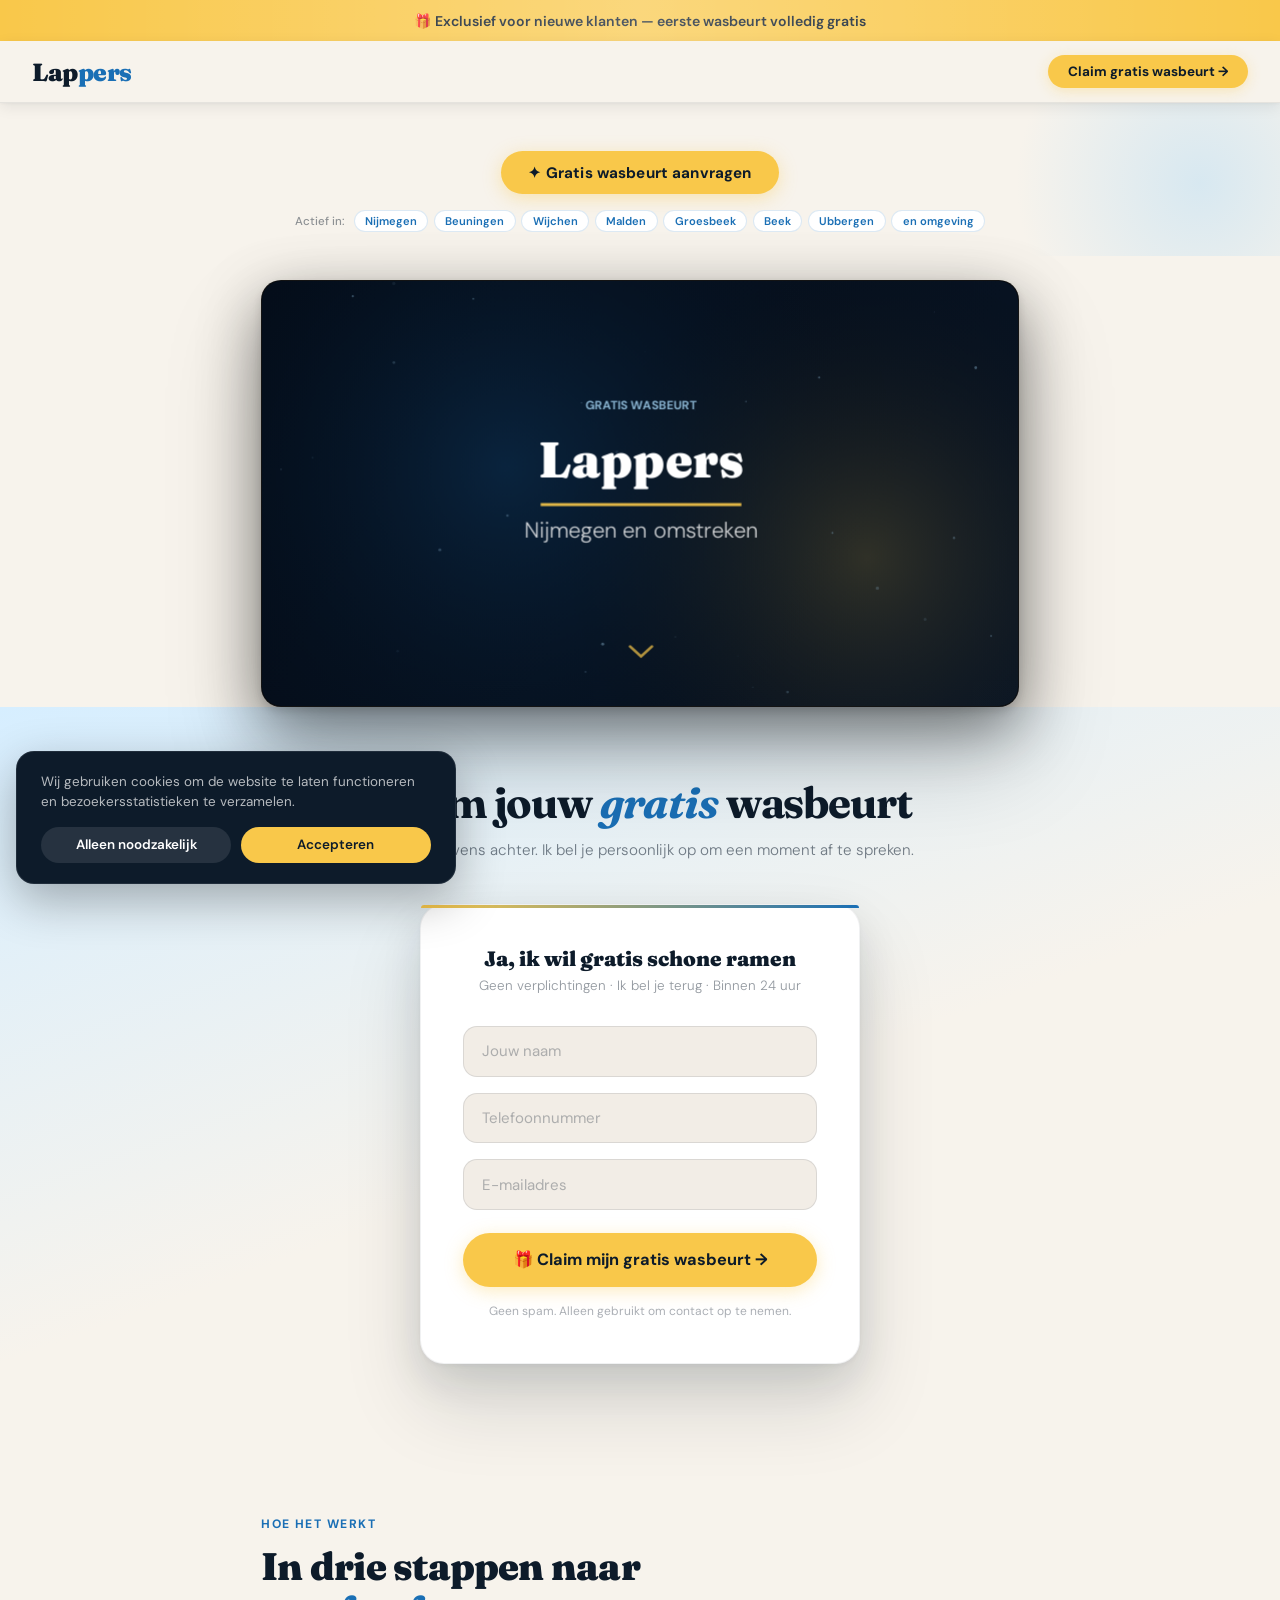
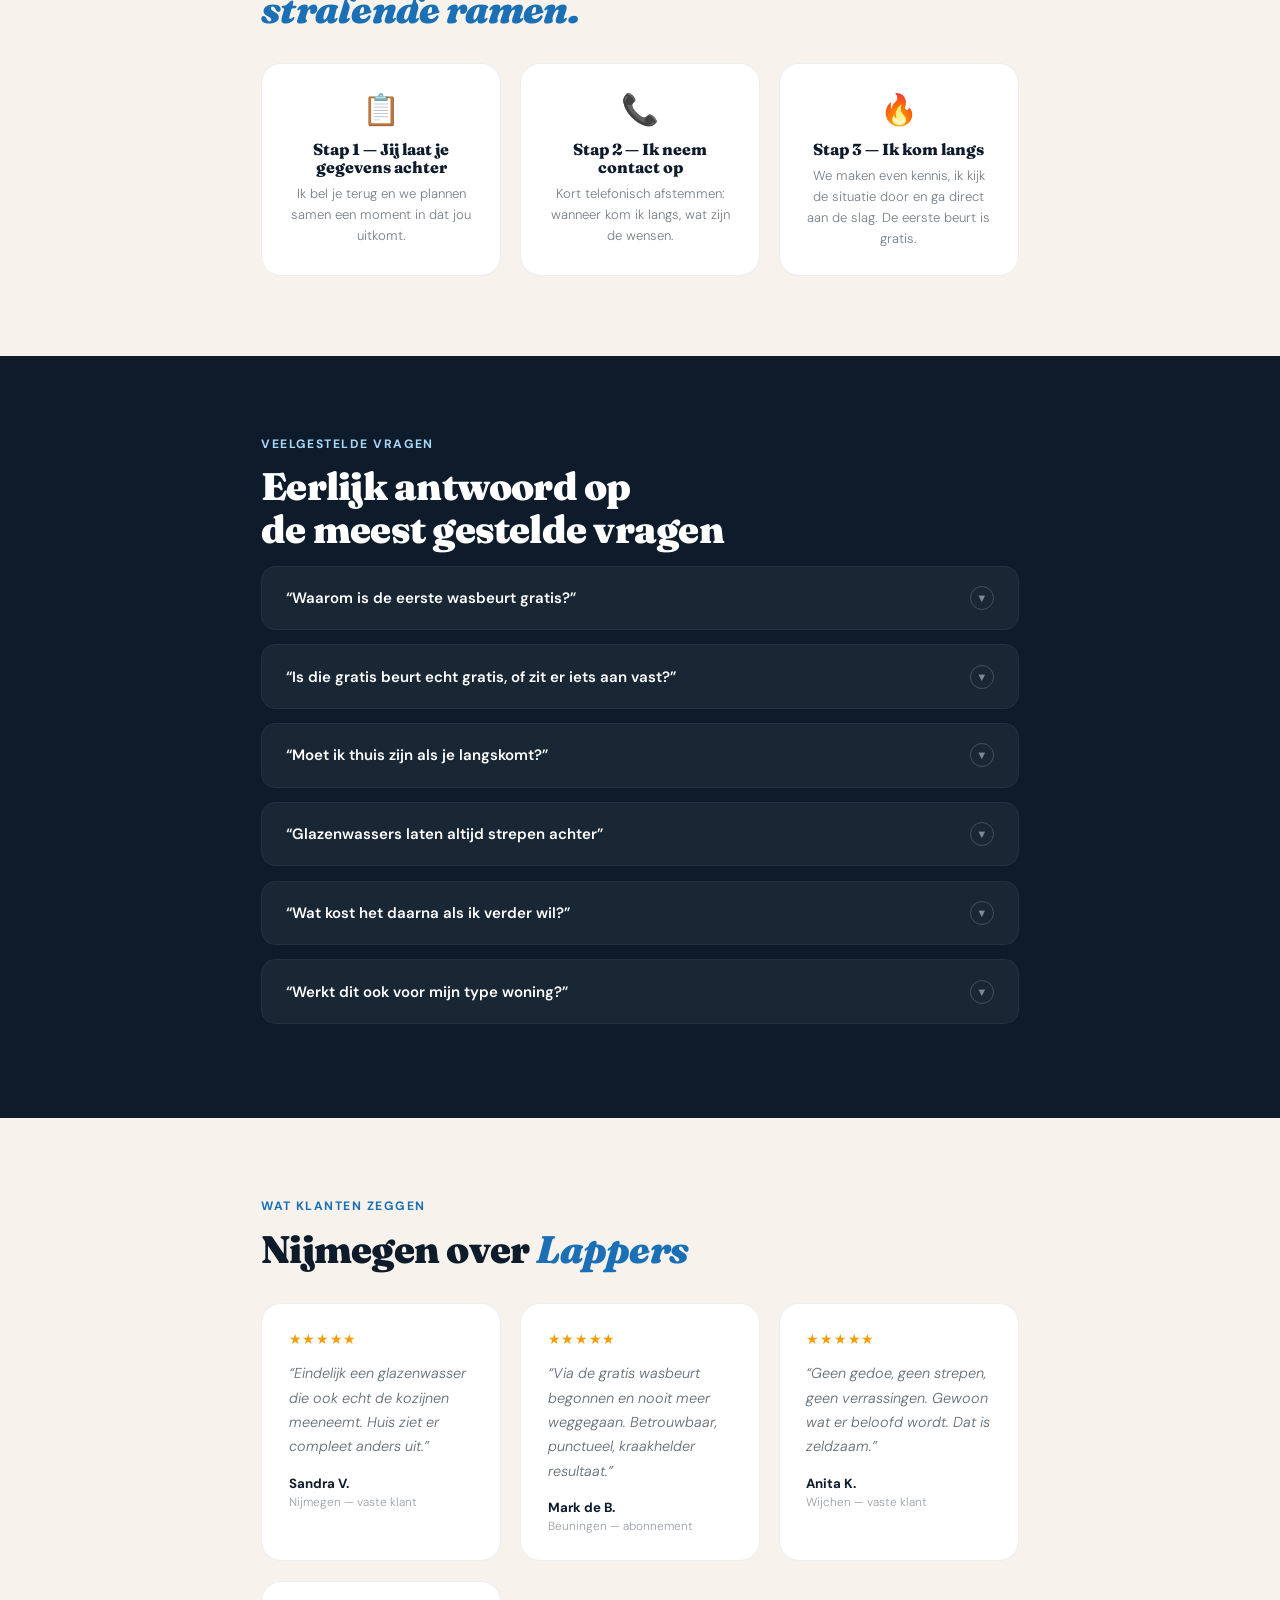
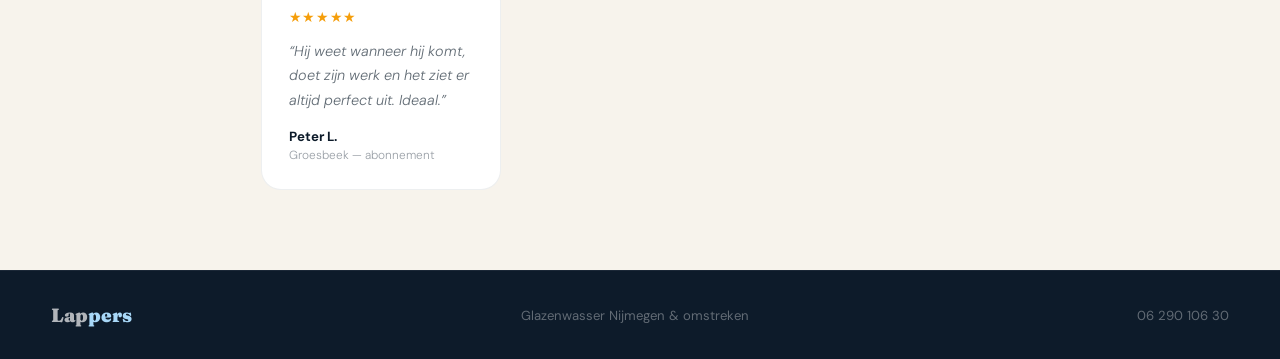
<file: preview-lp-new.html>
<!DOCTYPE html>
<html lang="nl">
<head>
  <meta charset="UTF-8" />
  <meta name="viewport" content="width=device-width, initial-scale=1.0" />
  <title>Gratis Wasbeurt — Glazenwasser Nijmegen | Lappers</title>
  <meta name="description" content="Nieuwe klanten krijgen de eerste wasbeurt 100% gratis bij Lappers, glazenwasser in Nijmegen. Geen verplichtingen, binnen 24 uur reactie. Claim direct." />
  <meta name="robots" content="index, follow" />
  <link rel="canonical" href="https://lappers.nl/gratis-wasbeurt/" />
  <meta property="og:title" content="Gratis Wasbeurt Aanvragen – Lappers Nijmegen" />
  <meta property="og:description" content="Nieuwe klanten krijgen de eerste wasbeurt 100% gratis. Claim nu jouw gratis beurt bij Lappers." />
  <meta property="og:type" content="website" />
  <meta property="og:url" content="https://lappers.nl/gratis-wasbeurt/" />
  <meta property="og:locale" content="nl_NL" />
  <link rel="icon" type="image/svg+xml" href="/favicon.svg" />
  <link rel="preconnect" href="https://fonts.googleapis.com" />
  <link rel="preconnect" href="https://fonts.gstatic.com" crossorigin />
  <link href="https://fonts.googleapis.com/css2?family=Fraunces:ital,wght@0,400;0,700;0,900;1,400&family=DM+Sans:wght@300;400;500;700&display=swap" rel="stylesheet" />
  <style>
    :root {
      --sky:       #d6eeff;
      --sky-mid:   #a8d8f8;
      --blue:      #1a6fb5;
      --blue-dark: #0e4a7e;
      --ink:       #0d1b2a;
      --cream:     #f7f3ec;
      --sun:       #f9c84a;
      --sun-dark:  #e0a820;
      --clean:     #ffffff;
      --muted:     rgba(13,27,42,.56);
      --ease:      cubic-bezier(.22,1,.36,1);
      --r-sm:      8px;
      --r-md:      14px;
      --r-lg:      20px;
      --r-full:    999px;
      --shadow-sm: 0 1px 3px rgba(13,27,42,.04), 0 4px 14px rgba(13,27,42,.08);
      --shadow-md: 0 1px 3px rgba(13,27,42,.04), 0 8px 28px rgba(13,27,42,.10), 0 20px 48px rgba(13,27,42,.08);
      --shadow-lg: 0 2px 4px rgba(13,27,42,.04), 0 16px 40px rgba(13,27,42,.10), 0 40px 80px rgba(13,27,42,.14);
    }

    *, *::before, *::after { box-sizing: border-box; margin: 0; padding: 0; }
    html { scroll-behavior: smooth; }
    body { font-family: 'DM Sans', sans-serif; background: var(--cream); color: var(--ink); overflow-x: hidden; -webkit-font-smoothing: antialiased; }
    h1, h2, h3, h4 { font-family: 'Fraunces', Georgia, serif; line-height: 1.12; }
    em { font-style: italic; }
    a { color: inherit; text-decoration: none; }

    /* ── TOPBAR ── */
    .topbar {
      background: var(--sun);
      color: var(--ink);
      text-align: center;
      padding: .72rem 1rem;
      font-size: .88rem;
      font-weight: 600;
      position: relative;
      overflow: hidden;
    }
    .topbar::after {
      content: '';
      position: absolute;
      inset: 0;
      background: linear-gradient(90deg, transparent, rgba(255,255,255,.28), transparent);
      animation: shimmer 5s ease-in-out infinite;
      pointer-events: none;
    }
    @keyframes shimmer { 0% { transform: translateX(-100%); } 60% { transform: translateX(100%); } 100% { transform: translateX(100%); } }

    /* ── MINI NAV ── */
    .mini-nav {
      background: rgba(247,243,236,.97);
      backdrop-filter: blur(24px);
      border-bottom: 1px solid rgba(13,27,42,.07);
      padding: 0 clamp(1rem, 4vw, 2rem);
      display: flex;
      align-items: center;
      justify-content: space-between;
      height: 62px;
      position: sticky;
      top: 0;
      z-index: 100;
      box-shadow: var(--shadow-sm);
    }
    .logo {
      font-family: 'Fraunces', Georgia, serif;
      font-size: 1.55rem;
      font-weight: 900;
      color: var(--ink);
      letter-spacing: -.02em;
    }
    .logo span { color: var(--blue); }
    .mini-nav-cta {
      display: inline-flex;
      align-items: center;
      gap: .35rem;
      background: var(--sun);
      color: var(--ink);
      font-size: .84rem;
      font-weight: 700;
      padding: .52rem 1.25rem;
      border-radius: var(--r-full);
      box-shadow: 0 3px 14px rgba(249,200,74,.32);
      transition: background .18s, transform .22s var(--ease), box-shadow .22s var(--ease);
    }
    .mini-nav-cta:hover {
      background: var(--sun-dark);
      transform: translateY(-2px);
      box-shadow: 0 8px 24px rgba(249,200,74,.44);
    }

    /* ── HERO ── */
    .hero {
      text-align: center;
      padding: 3rem 4vw 1.5rem;
      background: var(--cream);
      position: relative;
      overflow: hidden;
    }
    .hero::before {
      content: '';
      position: absolute;
      top: -120px; right: -120px;
      width: 400px; height: 400px;
      border-radius: 50%;
      background: radial-gradient(circle, rgba(168,216,248,.4) 0%, transparent 65%);
      pointer-events: none;
    }

    .offer-badge {
      display: inline-flex;
      align-items: center;
      gap: .4rem;
      background: var(--sun);
      color: var(--ink);
      font-weight: 700;
      font-size: .95rem;
      padding: .72rem 1.7rem;
      border-radius: var(--r-full);
      letter-spacing: .01em;
      position: relative;
      z-index: 1;
    }
    .offer-badge-btn {
      cursor: pointer;
      transition: background .18s, transform .22s var(--ease), box-shadow .22s var(--ease);
      box-shadow: 0 4px 18px rgba(249,200,74,.38);
    }
    .offer-badge-btn:hover {
      background: var(--sun-dark);
      transform: translateY(-3px);
      box-shadow: 0 10px 30px rgba(249,200,74,.52);
    }

    .area-tags-hero {
      margin-top: 1rem;
      display: flex;
      flex-wrap: wrap;
      gap: .35rem;
      justify-content: center;
      align-items: center;
      position: relative;
      z-index: 1;
    }
    .area-label {
      font-size: .72rem;
      color: rgba(13,27,42,.45);
      font-weight: 500;
      margin-right: .2rem;
    }
    .area-tag {
      background: var(--clean);
      border: 1px solid rgba(26,111,181,.15);
      color: var(--blue);
      font-size: .7rem;
      padding: .2rem .65rem;
      border-radius: var(--r-full);
      font-weight: 600;
      transition: background .15s;
    }
    .area-tag:hover { background: var(--sky); }

    /* ── VSL ── */
    .vsl-section {
      max-width: 860px;
      margin: 0 auto;
      padding: 1.5rem 4vw 0;
    }
    .vsl-wrapper {
      position: relative;
      border-radius: 20px;
      overflow: hidden;
      aspect-ratio: 16/9;
      box-shadow: 0 4px 8px rgba(0,0,0,.12), 0 20px 60px rgba(0,0,0,.42), 0 48px 96px rgba(0,0,0,.22);
      border: 1.5px solid rgba(255,255,255,.08);
      background: #000;
      cursor: pointer;
    }
    #vslCanvas { width: 100%; height: 100%; display: block; }
    .vsl-play-overlay {
      position: absolute; inset: 0;
      display: flex; flex-direction: column;
      align-items: center; justify-content: center;
      gap: 1.1rem;
      background: rgba(8,18,32,.45);
      transition: opacity .3s;
    }
    .vsl-play-overlay.hidden { opacity: 0; pointer-events: none; }
    .play-btn {
      width: 74px; height: 74px;
      background: var(--sun);
      border-radius: 50%;
      display: flex; align-items: center; justify-content: center;
      box-shadow: 0 8px 36px rgba(249,200,74,.55);
      transition: transform .22s var(--ease), box-shadow .22s var(--ease);
    }
    .play-btn::after {
      content: '';
      width: 0; height: 0;
      border-style: solid;
      border-width: 13px 0 13px 23px;
      border-color: transparent transparent transparent var(--ink);
      margin-left: 5px;
    }
    .vsl-play-overlay:hover .play-btn {
      transform: scale(1.1);
      box-shadow: 0 14px 48px rgba(249,200,74,.68);
    }
    .play-label {
      font-family: 'Fraunces', Georgia, serif;
      font-size: 1rem;
      font-weight: 700;
      color: var(--clean);
      text-align: center;
      text-shadow: 0 2px 10px rgba(0,0,0,.5);
    }
    .play-sub {
      font-family: 'DM Sans', sans-serif;
      font-size: .78rem;
      font-weight: 300;
      color: rgba(255,255,255,.58);
      display: block;
      margin-top: .3rem;
    }

    /* ── FORM ── */
    .form-section {
      background: linear-gradient(160deg, var(--sky) 0%, var(--cream) 55%);
      padding: 4.5rem 4vw;
      text-align: center;
    }
    .form-section h2 {
      font-size: clamp(1.85rem, 4vw, 2.7rem);
      color: var(--ink);
      letter-spacing: -.025em;
      margin-bottom: .7rem;
    }
    .form-section h2 em { color: var(--blue); }
    .form-section > p {
      font-size: .95rem;
      color: var(--muted);
      margin-bottom: 2.5rem;
      font-weight: 300;
      line-height: 1.7;
    }

    .lead-form-box {
      background: var(--clean);
      border-radius: 24px;
      padding: 2.6rem;
      max-width: 440px;
      margin: 0 auto;
      box-shadow: var(--shadow-lg);
      position: relative;
      border: 1px solid rgba(13,27,42,.06);
    }
    .lead-form-box::before {
      content: '';
      position: absolute;
      top: 0; left: 0; right: 0;
      height: 3px;
      background: linear-gradient(90deg, var(--sun), var(--blue));
      border-radius: 24px 24px 0 0;
    }
    .lead-form-box h3 {
      font-size: 1.3rem;
      font-weight: 900;
      color: var(--ink);
      margin-bottom: .4rem;
    }
    .form-intro {
      font-size: .84rem;
      color: rgba(13,27,42,.45);
      margin-bottom: 1.8rem;
      font-weight: 300;
      line-height: 1.55;
    }
    .form-group { margin-bottom: 1rem; }
    .form-group input {
      width: 100%;
      padding: .9rem 1.15rem;
      border: 1.5px solid rgba(13,27,42,.1);
      border-radius: var(--r-md);
      font-family: 'DM Sans', sans-serif;
      font-size: .94rem;
      background: #f2ede6;
      color: var(--ink);
      outline: none;
      transition: border-color .18s, background .18s, box-shadow .18s;
    }
    .form-group input:focus {
      border-color: var(--blue);
      background: var(--clean);
      box-shadow: 0 0 0 3px rgba(26,111,181,.1);
    }
    .form-group input::placeholder { color: rgba(13,27,42,.3); }
    .form-group input.error { border-color: #ef4444; }

    .submit-btn {
      width: 100%;
      padding: 1.05rem;
      background: var(--sun);
      color: var(--ink);
      font-family: 'DM Sans', sans-serif;
      font-size: 1.02rem;
      font-weight: 700;
      border: none;
      border-radius: var(--r-full);
      cursor: pointer;
      transition: background .18s, transform .22s var(--ease), box-shadow .22s var(--ease);
      box-shadow: 0 4px 18px rgba(249,200,74,.35);
      margin-top: .4rem;
    }
    .submit-btn:hover {
      background: var(--sun-dark);
      transform: translateY(-2px);
      box-shadow: 0 10px 32px rgba(249,200,74,.5);
    }
    .submit-btn:disabled { opacity: .6; cursor: not-allowed; transform: none; box-shadow: none; }
    .form-fine {
      font-size: .75rem;
      color: rgba(13,27,42,.35);
      text-align: center;
      margin-top: .95rem;
      line-height: 1.55;
    }
    .success-box { display: none; text-align: center; padding: 1.5rem 0; }
    .success-box .icon { font-size: 3.2rem; margin-bottom: 1rem; display: block; }
    .success-box h3 { font-family: 'Fraunces', serif; font-size: 1.3rem; font-weight: 900; color: var(--ink); margin-bottom: .5rem; }
    .success-box p { font-size: .9rem; color: var(--muted); line-height: 1.65; font-weight: 300; }

    /* ── STAPPEN ── */
    .light { background: var(--cream); color: var(--ink); }
    .dark  { background: var(--ink); }

    .section { max-width: 860px; margin: 0 auto; padding: 5rem 4vw; }

    .section-label {
      font-size: .76rem;
      font-weight: 700;
      letter-spacing: .12em;
      text-transform: uppercase;
      margin-bottom: .85rem;
      display: block;
    }
    .light .section-label { color: var(--blue); }
    .dark  .section-label { color: var(--sky-mid); }

    .section-title {
      font-size: clamp(1.65rem, 4vw, 2.4rem);
      font-weight: 900;
      letter-spacing: -.02em;
      margin-bottom: .9rem;
    }
    .light .section-title { color: var(--ink); }
    .dark  .section-title { color: var(--clean); }
    .section-title em { font-style: italic; color: var(--blue); }
    .dark .section-title em { color: var(--sky-mid); }

    .model-steps {
      display: grid;
      grid-template-columns: repeat(auto-fit, minmax(180px, 1fr));
      gap: 1.2rem;
      margin-top: 2rem;
    }
    .model-step {
      background: var(--clean);
      border-radius: var(--r-lg);
      padding: 1.6rem;
      border: 1.5px solid rgba(13,27,42,.08);
      text-align: center;
      transition: border-color .22s, transform .28s var(--ease), box-shadow .28s var(--ease);
    }
    .model-step:hover {
      border-color: rgba(26,111,181,.22);
      transform: translateY(-5px);
      box-shadow: var(--shadow-md);
    }
    .model-step .icon { font-size: 1.9rem; margin-bottom: .75rem; display: block; }
    .model-step h4 { font-family: 'Fraunces', serif; font-size: 1rem; font-weight: 800; color: var(--ink); margin-bottom: .4rem; }
    .model-step p  { font-size: .82rem; color: var(--muted); line-height: 1.6; font-weight: 300; }

    /* ── FAQ ── */
    .objection {
      margin-bottom: .9rem;
      border: 1px solid rgba(255,255,255,.09);
      border-radius: var(--r-md);
      overflow: hidden;
      transition: border-color .2s;
    }
    .objection:hover { border-color: rgba(168,216,248,.2); }
    .objection-q {
      padding: 1.2rem 1.5rem;
      font-weight: 600;
      font-size: .94rem;
      cursor: pointer;
      display: flex;
      justify-content: space-between;
      align-items: center;
      background: rgba(255,255,255,.05);
      color: var(--clean);
      transition: background .2s;
      user-select: none;
      gap: 1rem;
    }
    .objection-q:hover { background: rgba(255,255,255,.08); }
    .arrow {
      width: 24px; height: 24px;
      border: 1px solid rgba(255,255,255,.18);
      border-radius: 50%;
      display: flex; align-items: center; justify-content: center;
      font-size: .7rem;
      color: rgba(255,255,255,.45);
      flex-shrink: 0;
      transition: transform .28s var(--ease), border-color .2s, color .2s;
    }
    .objection.open .arrow {
      transform: rotate(180deg);
      border-color: var(--sky-mid);
      color: var(--sky-mid);
    }
    .objection-body { max-height: 0; overflow: hidden; transition: max-height .38s ease; }
    .objection.open .objection-body { max-height: 600px; }
    .objection-inner { padding: 1.2rem 1.5rem 1.5rem; }

    .obj-row { display: grid; grid-template-columns: 1fr 1fr; gap: 1rem; margin-bottom: 1rem; }
    .obj-box { padding: 1rem; border-radius: var(--r-sm); font-size: .85rem; line-height: 1.6; font-weight: 300; color: rgba(255,255,255,.75); }
    .obj-box strong { display: block; font-size: .68rem; font-weight: 800; letter-spacing: .07em; text-transform: uppercase; margin-bottom: .35rem; }
    .obj-wrong { background: rgba(239,68,68,.1); border: 1px solid rgba(239,68,68,.22); }
    .obj-wrong strong { color: #f87171; }
    .obj-right { background: rgba(34,197,94,.08); border: 1px solid rgba(34,197,94,.22); }
    .obj-right strong { color: #4ade80; }
    .obj-proof {
      font-size: .82rem;
      color: rgba(255,255,255,.38);
      font-style: italic;
      padding-top: .85rem;
      border-top: 1px solid rgba(255,255,255,.07);
      font-weight: 300;
      line-height: 1.6;
    }

    /* ── REVIEWS ── */
    .reviews-grid {
      display: grid;
      grid-template-columns: repeat(auto-fit, minmax(220px, 1fr));
      gap: 1.2rem;
      margin-top: 2rem;
    }
    .review-card {
      background: var(--clean);
      border: 1.5px solid rgba(13,27,42,.07);
      border-radius: var(--r-lg);
      padding: 1.65rem;
      transition: transform .28s var(--ease), box-shadow .28s var(--ease);
    }
    .review-card:hover {
      transform: translateY(-5px);
      box-shadow: var(--shadow-md);
    }
    .stars { color: #f59e0b; font-size: .9rem; margin-bottom: .8rem; letter-spacing: .05em; }
    .review-card p { font-size: .9rem; line-height: 1.7; color: rgba(13,27,42,.65); font-weight: 300; font-style: italic; margin-bottom: 1rem; }
    .reviewer { font-size: .83rem; font-weight: 700; color: var(--ink); }
    .reviewer span { display: block; font-weight: 300; font-size: .74rem; color: rgba(13,27,42,.42); margin-top: .1rem; }

    /* ── FOOTER ── */
    footer {
      background: var(--ink);
      border-top: 1px solid rgba(255,255,255,.06);
      padding: 2rem 4vw;
      display: flex;
      justify-content: space-between;
      align-items: center;
      flex-wrap: wrap;
      gap: 1rem;
      font-size: .82rem;
      color: rgba(255,255,255,.35);
    }
    footer a { color: rgba(255,255,255,.35); }
    footer a:hover { color: var(--sky-mid); }
    .footer-logo { font-family: 'Fraunces', serif; font-size: 1.2rem; font-weight: 900; color: rgba(255,255,255,.68); }
    .footer-logo span { color: var(--sky-mid); }

    /* ── COOKIE ── */
    .cookie-banner {
      position: fixed;
      bottom: 1rem; left: 1rem; right: 1rem;
      max-width: 440px;
      background: var(--ink);
      color: var(--clean);
      padding: 1.25rem 1.5rem;
      border-radius: 18px;
      box-shadow: 0 16px 48px rgba(0,0,0,.3);
      z-index: 1000;
      font-size: .84rem;
      line-height: 1.5;
      border: 1px solid rgba(255,255,255,.08);
      display: none;
    }
    .cookie-banner.show {
      display: block;
      animation: cookie-up .4s var(--ease) both;
    }
    @keyframes cookie-up { from { transform: translateY(120%); opacity: 0; } to { transform: none; opacity: 1; } }
    .cookie-banner p { margin-bottom: .9rem; color: rgba(255,255,255,.7); }
    .cookie-banner-actions { display: flex; gap: .6rem; }
    .cookie-btn {
      flex: 1;
      padding: .6rem 1rem;
      border-radius: var(--r-full);
      border: none;
      font-family: 'DM Sans', sans-serif;
      font-size: .84rem;
      font-weight: 600;
      cursor: pointer;
      transition: opacity .15s, transform .18s var(--ease);
    }
    .cookie-btn:hover { opacity: .85; transform: translateY(-1px); }
    .cookie-btn-accept { background: var(--sun); color: var(--ink); }
    .cookie-btn-decline { background: rgba(255,255,255,.1); color: var(--clean); }

    @media (max-width: 600px) {
      .obj-row { grid-template-columns: 1fr; }
      .lead-form-box { padding: 1.9rem 1.4rem; }
      .section { padding: 4rem 4vw; }
    }
  </style>
</head>
<body>

  <div class="topbar">&#127873; Exclusief voor nieuwe klanten &mdash; eerste wasbeurt volledig gratis</div>

  <nav class="mini-nav">
    <a href="preview-main-new.html" class="logo">Lap<span>pers</span></a>
    <a href="#aanvragen" class="mini-nav-cta">Claim gratis wasbeurt &rarr;</a>
  </nav>

  <!-- HERO -->
  <section class="hero">
    <a href="#aanvragen" class="offer-badge offer-badge-btn">&#10022; Gratis wasbeurt aanvragen</a>
    <div class="area-tags-hero">
      <span class="area-label">Actief in:</span>
      <span class="area-tag">Nijmegen</span>
      <span class="area-tag">Beuningen</span>
      <span class="area-tag">Wijchen</span>
      <span class="area-tag">Malden</span>
      <span class="area-tag">Groesbeek</span>
      <span class="area-tag">Beek</span>
      <span class="area-tag">Ubbergen</span>
      <span class="area-tag">en omgeving</span>
    </div>
  </section>

  <!-- VSL -->
  <section class="vsl-section">
    <div class="vsl-wrapper" id="vslWrapper">
      <canvas id="vslCanvas"></canvas>
      <div class="vsl-play-overlay" id="playOverlay">
        <div class="play-btn"></div>
        <div class="play-label">
          Bekijk hoe Lappers jouw ramen transformeert
          <span class="play-sub">&#177; 90 seconden &middot; Geen verplichtingen</span>
        </div>
      </div>
    </div>
  </section>

  <!-- LEAD FORM -->
  <section class="form-section" id="aanvragen">
    <h2>Claim jouw <em>gratis</em> wasbeurt</h2>
    <p>Laat je gegevens achter. Ik bel je persoonlijk op om een moment af te spreken.</p>
    <div class="lead-form-box">
      <h3>Ja, ik wil gratis schone ramen</h3>
      <p class="form-intro">Geen verplichtingen &middot; Ik bel je terug &middot; Binnen 24 uur</p>
      <form id="leadForm">
        <div class="form-group"><input type="text"  name="naam"     placeholder="Jouw naam"      required autocomplete="name" /></div>
        <div class="form-group"><input type="tel"   name="telefoon" placeholder="Telefoonnummer" required autocomplete="tel" /></div>
        <div class="form-group"><input type="email" name="email"    placeholder="E-mailadres"    required autocomplete="email" /></div>
        <button type="submit" class="submit-btn" id="submitBtn">&#127873; Claim mijn gratis wasbeurt &rarr;</button>
        <p class="form-fine">Geen spam. Alleen gebruikt om contact op te nemen.</p>
      </form>
      <div class="success-box" id="successBox">
        <span class="icon">&#127881;</span>
        <h3>Gelukt! Ik neem snel contact op.</h3>
        <p>Je hoort binnen 24 uur van mij om een moment af te spreken. Tot snel!</p>
      </div>
    </div>
  </section>

  <!-- STAPPEN -->
  <div class="light">
    <section class="section">
      <span class="section-label">Hoe het werkt</span>
      <h2 class="section-title">In drie stappen naar<br><em>stralende ramen.</em></h2>
      <div class="model-steps">
        <div class="model-step">
          <span class="icon">&#128203;</span>
          <h4>Stap 1 &mdash; Jij laat je gegevens achter</h4>
          <p>Ik bel je terug en we plannen samen een moment in dat jou uitkomt.</p>
        </div>
        <div class="model-step">
          <span class="icon">&#128222;</span>
          <h4>Stap 2 &mdash; Ik neem contact op</h4>
          <p>Kort telefonisch afstemmen: wanneer kom ik langs, wat zijn de wensen.</p>
        </div>
        <div class="model-step">
          <span class="icon">&#128293;</span>
          <h4>Stap 3 &mdash; Ik kom langs</h4>
          <p>We maken even kennis, ik kijk de situatie door en ga direct aan de slag. De eerste beurt is gratis.</p>
        </div>
      </div>
    </section>
  </div>

  <!-- FAQ -->
  <div class="dark">
    <section class="section">
      <span class="section-label">Veelgestelde vragen</span>
      <h2 class="section-title">Eerlijk antwoord op<br>de meest gestelde vragen</h2>

      <div class="objection" id="obj0">
        <div class="objection-q" onclick="toggleObj('obj0')">
          <span>&#8220;Waarom is de eerste wasbeurt gratis?&#8221;</span>
          <span class="arrow">&#9660;</span>
        </div>
        <div class="objection-body"><div class="objection-inner">
          <p style="font-size:.93rem;line-height:1.75;color:rgba(255,255,255,.72);font-weight:300;">
            Ik begrijp dat je iemand niet zomaar vertrouwt met je huis. <strong style="color:#fff;">Daarom vraag ik je niets te betalen voor de eerste keer.</strong><br><br>
            Ik kom langs, lap de ramen, en laat het resultaat voor zichzelf spreken. Geen verplichtingen achteraf.<br><br>
            <span style="color:rgba(255,255,255,.38);font-style:italic;">&mdash; Lappers</span>
          </p>
        </div></div>
      </div>

      <div class="objection" id="obj1">
        <div class="objection-q" onclick="toggleObj('obj1')">
          <span>&#8220;Is die gratis beurt echt gratis, of zit er iets aan vast?&#8221;</span>
          <span class="arrow">&#9660;</span>
        </div>
        <div class="objection-body"><div class="objection-inner">
          <div class="obj-row">
            <div class="obj-box obj-wrong"><strong>Wat mensen denken</strong>Ik moet daarna een abonnement nemen, anders telt het niet.</div>
            <div class="obj-box obj-right"><strong>Hoe het echt zit</strong>De eerste beurt is &eacute;cht gratis, zonder voorwaarden. Daarna beslis jij. Geen abonnementsverplichting.</div>
          </div>
          <p class="obj-proof">&#128172; "Ik verwachtte een verkooppraatje, maar dat was er niet. Hij deed gewoon zijn werk." &mdash; Sandra, Nijmegen</p>
        </div></div>
      </div>

      <div class="objection" id="obj2">
        <div class="objection-q" onclick="toggleObj('obj2')">
          <span>&#8220;Moet ik thuis zijn als je langskomt?&#8221;</span>
          <span class="arrow">&#9660;</span>
        </div>
        <div class="objection-body"><div class="objection-inner">
          <div class="obj-row">
            <div class="obj-box obj-wrong"><strong>Wat mensen denken</strong>Ik moet een halve dag thuisblijven of vrij nemen.</div>
            <div class="obj-box obj-right"><strong>Hoe het echt zit</strong>Voor de eerste kennismaking ben ik blij als je er even bij bent. Dat duurt 10 minuten &mdash; daarna kun je gewoon verder.</div>
          </div>
          <p class="obj-proof">&#128172; "Ik dacht dat ik de hele ochtend moest thuisblijven, maar hij was binnen twintig minuten klaar." &mdash; Mark, Beuningen</p>
        </div></div>
      </div>

      <div class="objection" id="obj3">
        <div class="objection-q" onclick="toggleObj('obj3')">
          <span>&#8220;Glazenwassers laten altijd strepen achter&#8221;</span>
          <span class="arrow">&#9660;</span>
        </div>
        <div class="objection-body"><div class="objection-inner">
          <div class="obj-row">
            <div class="obj-box obj-wrong"><strong>Wat mensen denken</strong>Eerder geprobeerd en het viel tegen. Strepen, vegen, niet echt schoon.</div>
            <div class="obj-box obj-right"><strong>Hoe het echt zit</strong>Met professioneel materiaal en de juiste werkwijze zijn strepen te vermijden. Kwaliteit gaat voor snelheid.</div>
          </div>
          <p class="obj-proof">&#128172; "Geen enkel streepje. Ik was sceptisch, maar dit is &eacute;cht een andere wereld." &mdash; Anita, Wijchen</p>
        </div></div>
      </div>

      <div class="objection" id="obj4">
        <div class="objection-q" onclick="toggleObj('obj4')">
          <span>&#8220;Wat kost het daarna als ik verder wil?&#8221;</span>
          <span class="arrow">&#9660;</span>
        </div>
        <div class="objection-body"><div class="objection-inner">
          <div class="obj-row">
            <div class="obj-box obj-wrong"><strong>Wat mensen denken</strong>Ze vragen vast veel meer dan verwacht, met verborgen extra&rsquo;s.</div>
            <div class="obj-box obj-right"><strong>Hoe het echt zit</strong>Tijdens het eerste bezoek leg ik alles eerlijk uit &mdash; prijs, mogelijkheden, frequentie. Jij beslist.</div>
          </div>
          <p class="obj-proof">&#128172; "Prijs precies zoals afgesproken. Geen gedoe, geen extra rekening." &mdash; Peter, Groesbeek</p>
        </div></div>
      </div>

      <div class="objection" id="obj5">
        <div class="objection-q" onclick="toggleObj('obj5')">
          <span>&#8220;Werkt dit ook voor mijn type woning?&#8221;</span>
          <span class="arrow">&#9660;</span>
        </div>
        <div class="objection-body"><div class="objection-inner">
          <div class="obj-row">
            <div class="obj-box obj-wrong"><strong>Wat mensen denken</strong>Ik heb een appartement of dakkapel &mdash; dat lukt vast niet.</div>
            <div class="obj-box obj-right"><strong>Hoe het echt zit</strong>Rijtjeswoning, vrijstaand, appartement &mdash; ik werk voor alle woningtypes. Twijfel je? Gewoon even bellen.</div>
          </div>
          <p class="obj-proof">&#128172; "Ik had een dakkapel waarvan ik dacht dat niemand dat aankon. Geen probleem voor Lappers." &mdash; Roos, Malden</p>
        </div></div>
      </div>
    </section>
  </div>

  <!-- REVIEWS -->
  <div class="light">
    <section class="section">
      <span class="section-label">Wat klanten zeggen</span>
      <h2 class="section-title">Nijmegen over <em>Lappers</em></h2>
      <div class="reviews-grid">
        <div class="review-card">
          <div class="stars">&#9733;&#9733;&#9733;&#9733;&#9733;</div>
          <p>&#8220;Eindelijk een glazenwasser die ook echt de kozijnen meeneemt. Huis ziet er compleet anders uit.&#8221;</p>
          <div class="reviewer">Sandra V.<span>Nijmegen &mdash; vaste klant</span></div>
        </div>
        <div class="review-card">
          <div class="stars">&#9733;&#9733;&#9733;&#9733;&#9733;</div>
          <p>&#8220;Via de gratis wasbeurt begonnen en nooit meer weggegaan. Betrouwbaar, punctueel, kraakhelder resultaat.&#8221;</p>
          <div class="reviewer">Mark de B.<span>Beuningen &mdash; abonnement</span></div>
        </div>
        <div class="review-card">
          <div class="stars">&#9733;&#9733;&#9733;&#9733;&#9733;</div>
          <p>&#8220;Geen gedoe, geen strepen, geen verrassingen. Gewoon wat er beloofd wordt. Dat is zeldzaam.&#8221;</p>
          <div class="reviewer">Anita K.<span>Wijchen &mdash; vaste klant</span></div>
        </div>
        <div class="review-card">
          <div class="stars">&#9733;&#9733;&#9733;&#9733;&#9733;</div>
          <p>&#8220;Hij weet wanneer hij komt, doet zijn werk en het ziet er altijd perfect uit. Ideaal.&#8221;</p>
          <div class="reviewer">Peter L.<span>Groesbeek &mdash; abonnement</span></div>
        </div>
      </div>
    </section>
  </div>

  <footer>
    <a href="preview-main-new.html" class="footer-logo">Lap<span>pers</span></a>
    <span>Glazenwasser Nijmegen &amp; omstreken</span>
    <a href="tel:+31629010630">06 290 106 30</a>
  </footer>

  <div class="cookie-banner" id="cookieBanner">
    <p>Wij gebruiken cookies om de website te laten functioneren en bezoekersstatistieken te verzamelen.</p>
    <div class="cookie-banner-actions">
      <button class="cookie-btn cookie-btn-decline" onclick="cookieChoice(false)">Alleen noodzakelijk</button>
      <button class="cookie-btn cookie-btn-accept"  onclick="cookieChoice(true)">Accepteren</button>
    </div>
  </div>

  <script>
    /* FAQ accordion */
    function toggleObj(id) {
      var el = document.getElementById(id);
      var wasOpen = el.classList.contains('open');
      document.querySelectorAll('.objection').forEach(function (o) { o.classList.remove('open'); });
      if (!wasOpen) el.classList.add('open');
    }

    /* Canvas VSL */
    var canvas = document.getElementById('vslCanvas');
    var ctx    = canvas.getContext('2d');
    var t = 0, startTime = null, animFrame, particles = [];

    function initParticles() {
      particles = [];
      var W = canvas.width / (window.devicePixelRatio || 1);
      var H = canvas.height / (window.devicePixelRatio || 1);
      for (var i = 0; i < 30; i++) {
        particles.push({ x: Math.random()*W, y: Math.random()*H, vx: (Math.random()-.5)*.18, vy: (Math.random()-.5)*.18, r: Math.random()*1.4+.3, a: Math.random()*.32+.06 });
      }
    }
    function resizeCanvas() {
      var rect = canvas.parentElement.getBoundingClientRect();
      var dpr  = window.devicePixelRatio || 1;
      canvas.width  = rect.width * dpr;
      canvas.height = rect.height * dpr;
      canvas.style.width  = rect.width + 'px';
      canvas.style.height = rect.height + 'px';
      ctx.setTransform(dpr, 0, 0, dpr, 0, 0);
      initParticles();
    }
    function drawFrame() {
      var dpr = window.devicePixelRatio || 1;
      var W = canvas.width / dpr, H = canvas.height / dpr;
      var bg = ctx.createLinearGradient(0,0,W,H);
      bg.addColorStop(0,'#040c18'); bg.addColorStop(1,'#081424');
      ctx.fillStyle = bg; ctx.fillRect(0,0,W,H);
      var g1 = ctx.createRadialGradient(W*(.28+.07*Math.sin(t*.3)), H*(.4+.05*Math.cos(t*.38)), 0, W*(.28+.07*Math.sin(t*.3)), H*(.4+.05*Math.cos(t*.38)), W*.55);
      g1.addColorStop(0,'rgba(26,111,181,.22)'); g1.addColorStop(1,'transparent');
      ctx.fillStyle = g1; ctx.fillRect(0,0,W,H);
      var g2 = ctx.createRadialGradient(W*(.76+.05*Math.cos(t*.33)), H*(.62+.05*Math.sin(t*.28)), 0, W*(.76+.05*Math.cos(t*.33)), H*(.62+.05*Math.sin(t*.28)), W*.42);
      g2.addColorStop(0,'rgba(249,200,74,.17)'); g2.addColorStop(1,'transparent');
      ctx.fillStyle = g2; ctx.fillRect(0,0,W,H);
      particles.forEach(function(p) {
        p.x += p.vx; p.y += p.vy;
        if (p.x<0) p.x=W; if (p.x>W) p.x=0; if (p.y<0) p.y=H; if (p.y>H) p.y=0;
        ctx.fillStyle = 'rgba(168,216,248,'+p.a+')';
        ctx.beginPath(); ctx.arc(p.x,p.y,p.r,0,Math.PI*2); ctx.fill();
      });
      var cx=W/2, cy=H/2, fScale=Math.min(1,W/640), pulse=1+.013*Math.sin(t*1.4);
      ctx.save(); ctx.translate(cx,cy); ctx.scale(pulse,pulse); ctx.textAlign='center';
      ctx.font='700 '+Math.max(10,12*fScale)+'px "DM Sans",sans-serif';
      ctx.fillStyle='rgba(168,216,248,.8)'; ctx.fillText('GRATIS WASBEURT',0,-H*.2);
      ctx.font='900 '+Math.max(20,50*fScale)+'px "Fraunces",serif';
      ctx.fillStyle='#fff'; ctx.fillText('Lappers',0,-H*.04);
      var lw=Math.min(200,W*.32);
      ctx.fillStyle='rgba(249,200,74,.9)'; ctx.fillRect(-lw/2,H*.02,lw,3);
      ctx.font='300 '+Math.max(13,22*fScale)+'px "DM Sans",sans-serif';
      ctx.fillStyle='rgba(255,255,255,.78)'; ctx.fillText('Nijmegen en omstreken',0,H*.1);
      ctx.restore();
      var arrY=H-52+Math.sin(t*2)*5;
      ctx.strokeStyle='rgba(249,200,74,.7)'; ctx.lineWidth=2.5; ctx.lineCap='round';
      ctx.beginPath(); ctx.moveTo(cx-11,arrY-5); ctx.lineTo(cx,arrY+5); ctx.lineTo(cx+11,arrY-5); ctx.stroke();
    }
    function animate(ts) { if (!startTime) startTime=ts; t=(ts-startTime)/1000; drawFrame(); animFrame=requestAnimationFrame(animate); }
    window.addEventListener('resize', function() { resizeCanvas(); drawFrame(); });
    resizeCanvas();
    document.getElementById('playOverlay').classList.add('hidden');
    animFrame = requestAnimationFrame(animate);

    /* Lead form */
    document.getElementById('leadForm').addEventListener('submit', function(e) {
      e.preventDefault();
      var form=this, btn=document.getElementById('submitBtn');
      var naam=form.querySelector('[name="naam"]'), tel=form.querySelector('[name="telefoon"]'), email=form.querySelector('[name="email"]');
      var valid=true;
      [naam,tel,email].forEach(function(f){f.classList.remove('error');});
      if (!naam.value.trim()||naam.value.trim().length<2) { naam.classList.add('error'); valid=false; }
      if (!tel.value.trim()||tel.value.replace(/\s/g,'').length<9) { tel.classList.add('error'); valid=false; }
      if (!email.value.trim()||!/^[^\s@]+@[^\s@]+\.[^\s@]+$/.test(email.value)) { email.classList.add('error'); valid=false; }
      if (!valid) return;
      btn.textContent='Versturen…'; btn.disabled=true;
      fetch('https://formspree.io/f/mzdwpyqb', {
        method:'POST', headers:{'Accept':'application/json','Content-Type':'application/json'},
        body: JSON.stringify({naam:naam.value.trim(),telefoon:tel.value.trim(),email:email.value.trim(),bron:'gratis-wasbeurt'})
      }).then(function(res) {
        if (res.ok) { form.style.display='none'; document.getElementById('successBox').style.display='block'; }
        else { btn.disabled=false; btn.textContent='🎁 Claim mijn gratis wasbeurt →'; }
      }).catch(function() { btn.disabled=false; btn.textContent='🎁 Claim mijn gratis wasbeurt →'; });
    });
    document.getElementById('leadForm').querySelectorAll('input').forEach(function(el){
      el.addEventListener('input',function(){el.classList.remove('error');});
    });

    /* Cookie */
    window.cookieChoice = function(a) {
      try{localStorage.setItem('cookieChoice',a?'accepted':'declined');}catch(e){}
      document.getElementById('cookieBanner').classList.remove('show');
    };
    try{if(!localStorage.getItem('cookieChoice'))setTimeout(function(){document.getElementById('cookieBanner').classList.add('show');},1500);}catch(e){}
  </script>
</body>
</html>
</file>
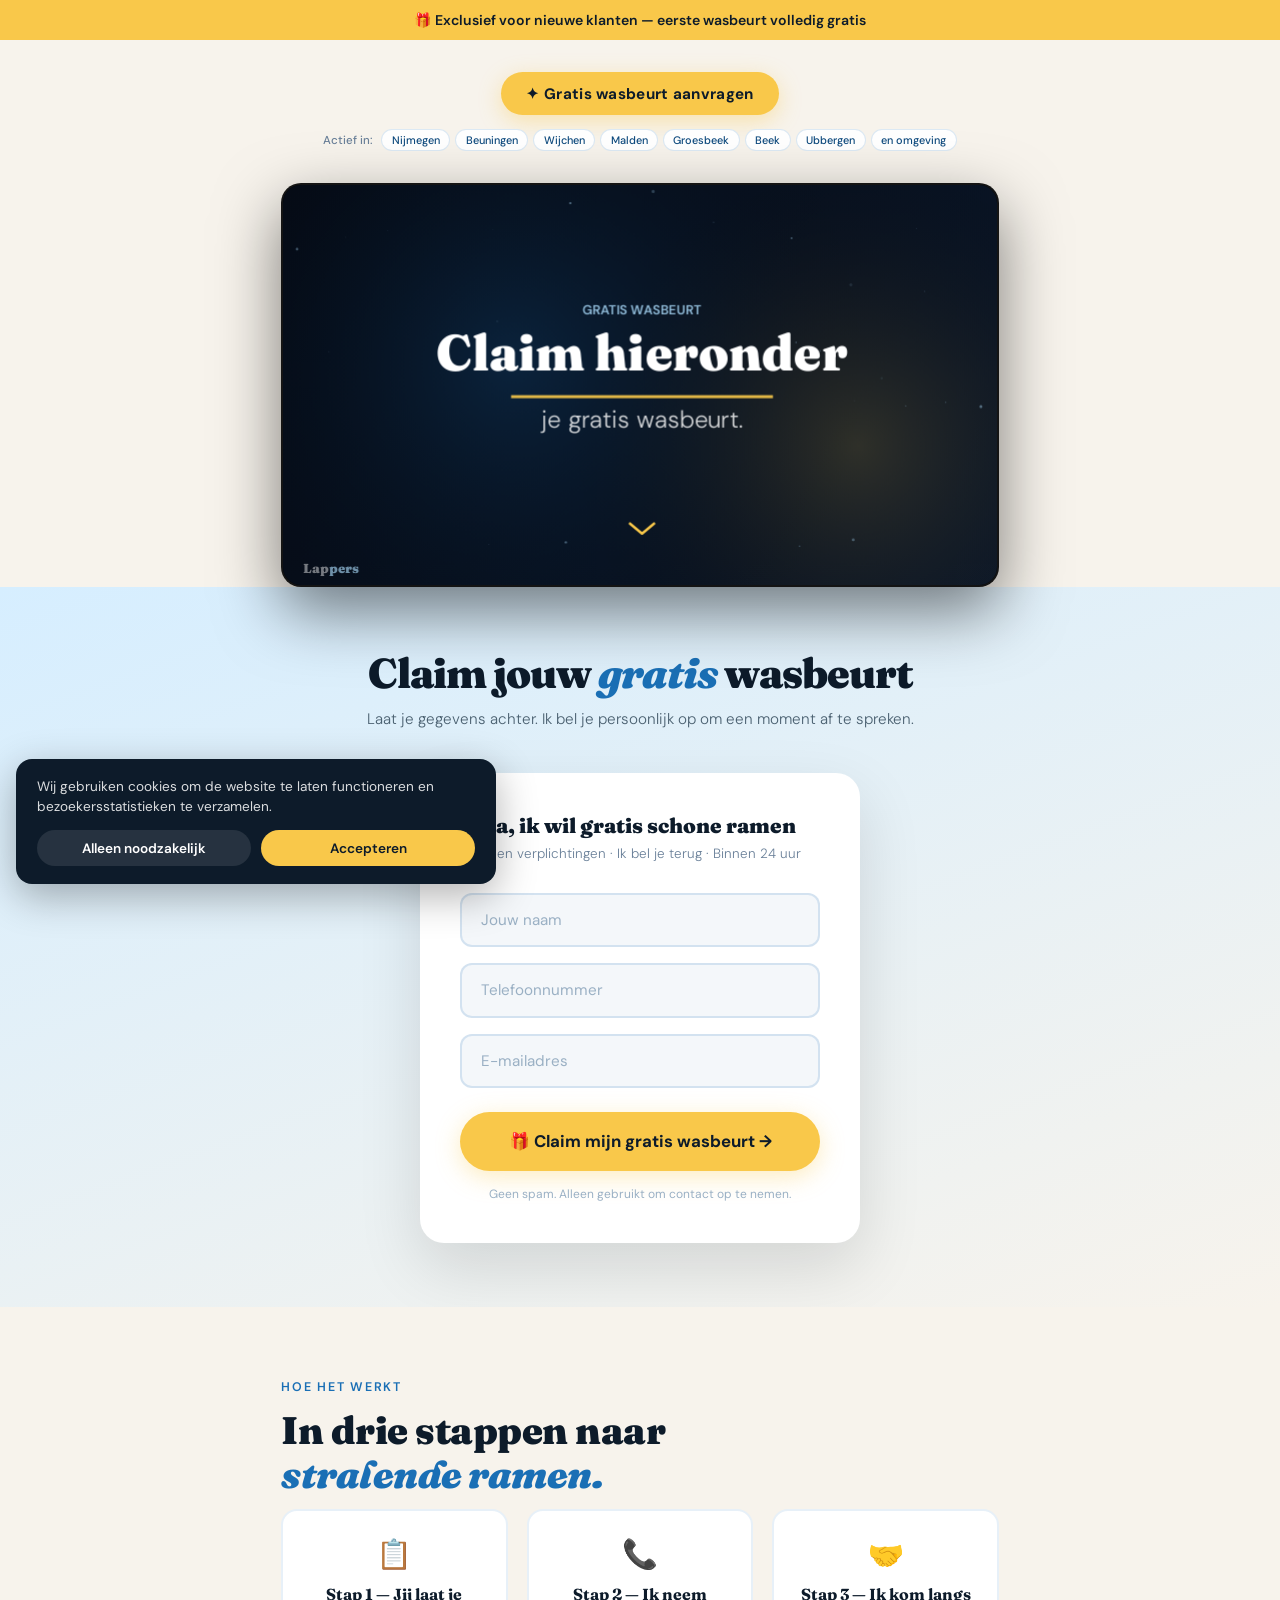
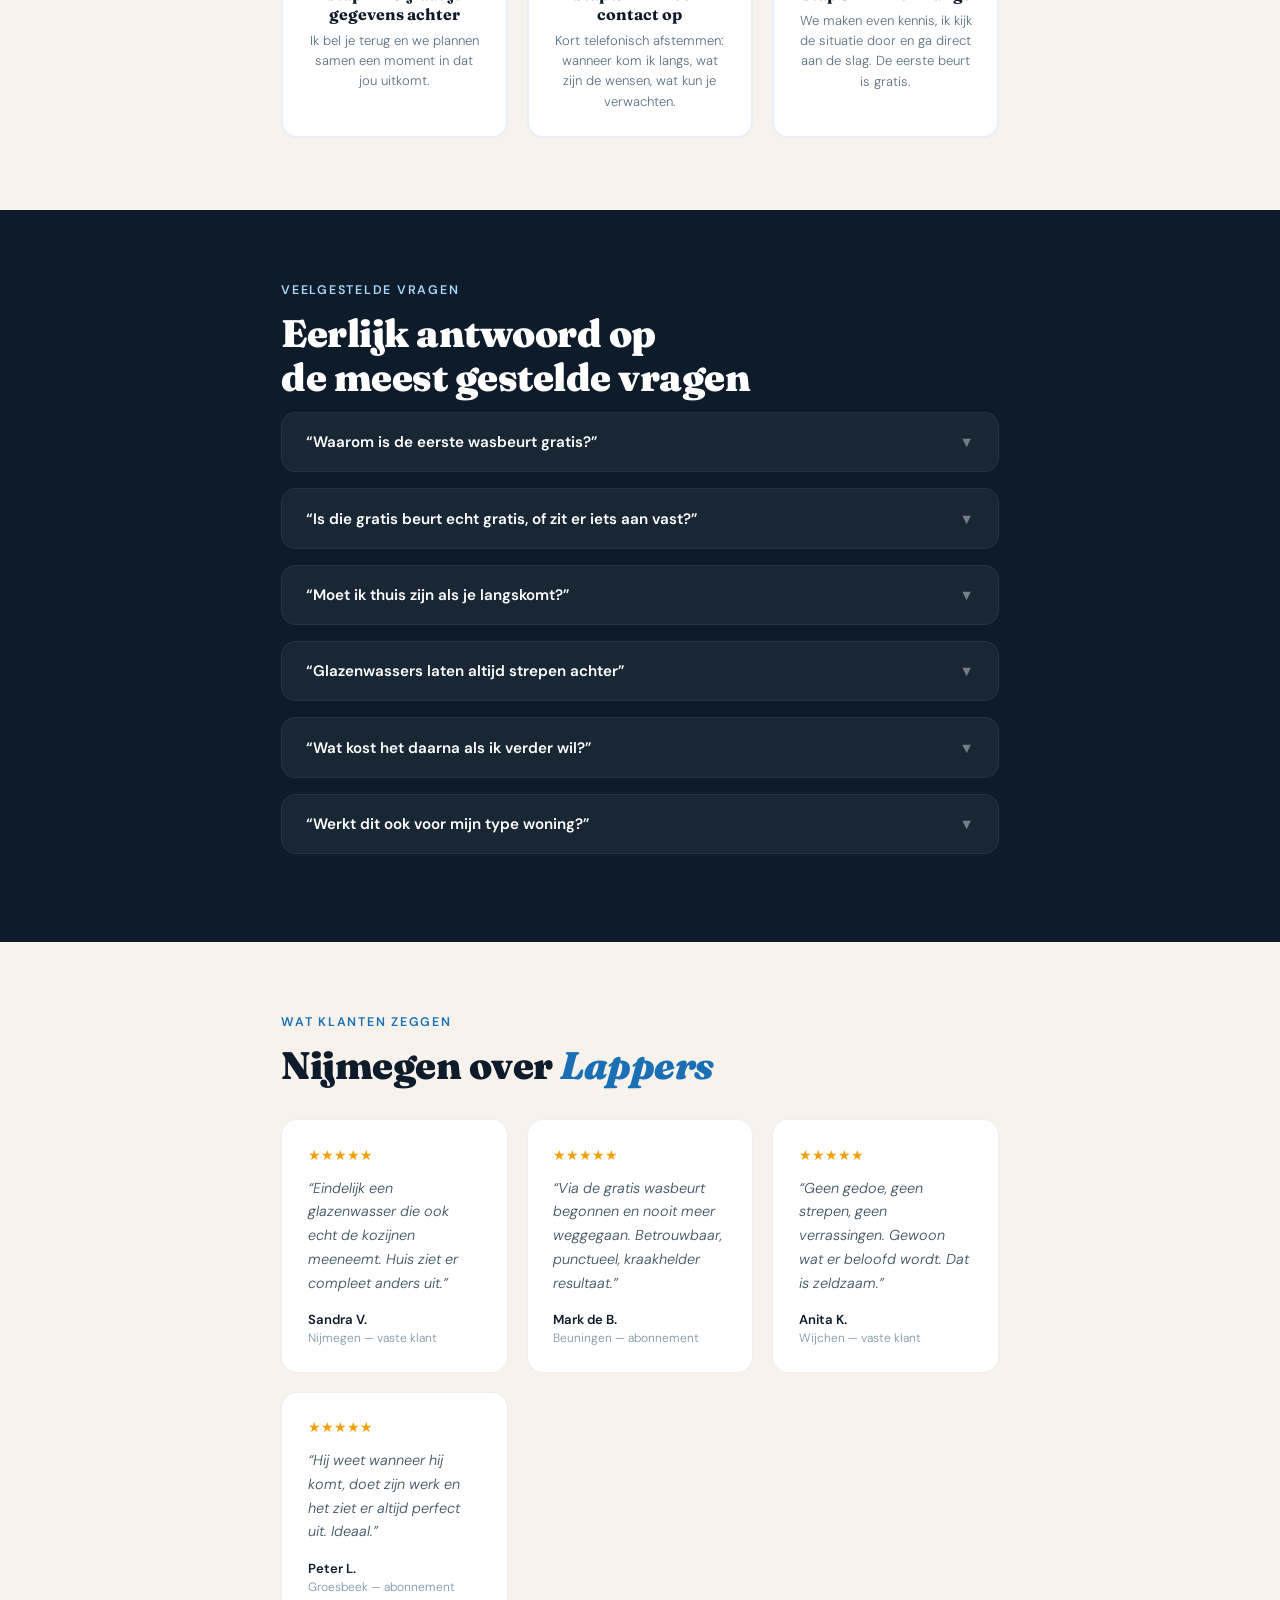
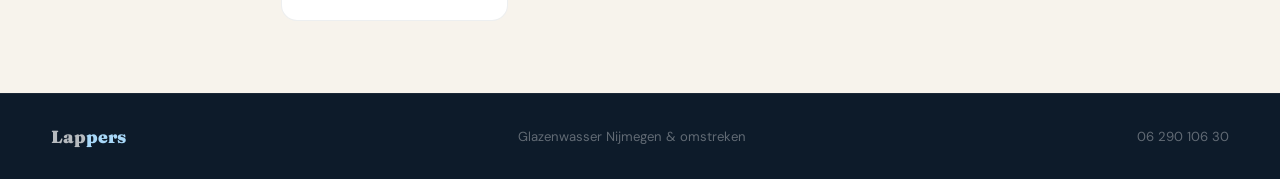
<file: preview-lp.html>
<!DOCTYPE html>
<html lang="nl">
<head>
  <meta charset="UTF-8" />
  <meta name="viewport" content="width=device-width, initial-scale=1.0" />
  <title>Gratis Wasbeurt — Glazenwasser Nijmegen | Lappers</title>
  <meta name="description" content="Nieuwe klanten krijgen de eerste wasbeurt 100% gratis bij Lappers, glazenwasser in Nijmegen. Geen verplichtingen, binnen 24 uur reactie. Claim direct." />
  <meta name="robots" content="index, follow" />
  <link rel="canonical" href="https://lappers.nl/gratis-wasbeurt/" />
  <meta property="og:title" content="Gratis Wasbeurt Aanvragen – Lappers Nijmegen" />
  <meta property="og:description" content="Nieuwe klanten krijgen de eerste wasbeurt 100% gratis. Claim nu jouw gratis beurt bij Lappers." />
  <meta property="og:type" content="website" />
  <meta property="og:url" content="https://lappers.nl/gratis-wasbeurt/" />
  <meta property="og:locale" content="nl_NL" />
  <link rel="icon" type="image/svg+xml" href="/favicon.svg" />
  <link rel="shortcut icon" href="/favicon.svg" />
  <link rel="preconnect" href="https://fonts.googleapis.com" />
  <link rel="preconnect" href="https://fonts.gstatic.com" crossorigin />
  <link href="https://fonts.googleapis.com/css2?family=Fraunces:ital,wght@0,400;0,700;0,900;1,400&family=DM+Sans:wght@300;400;500;600;700&display=swap" rel="stylesheet" />
  <style>
    :root {
      --sky: #d6eeff;
      --sky-mid: #a8d8f8;
      --blue: #1a6fb5;
      --blue-dark: #0e4a7e;
      --ink: #0d1b2a;
      --cream: #f7f3ec;
      --sun: #f9c84a;
      --clean: #ffffff;
      --muted: #4a6070;
    }

    *, *::before, *::after { box-sizing: border-box; margin: 0; padding: 0; }
    html { scroll-behavior: smooth; }
    body { font-family: 'DM Sans', sans-serif; background: var(--cream); color: var(--ink); overflow-x: hidden; }

    /* TOPBAR */
    .topbar { background: var(--sun); color: var(--ink); text-align: center; padding: 0.7rem 1rem; font-size: 0.88rem; font-weight: 600; }

    /* HERO */
    .hero {
      text-align: center;
      padding: 2rem 4vw 1rem;
      background: var(--cream);
    }

    .offer-badge {
      display: inline-block;
      background: var(--sun);
      color: var(--ink);
      font-weight: 700;
      font-size: 0.95rem;
      padding: 0.7rem 1.6rem;
      border-radius: 50px;
      margin-bottom: 0;
      letter-spacing: 0.02em;
    }

    .offer-badge-btn {
      text-decoration: none;
      cursor: pointer;
      transition: background 0.2s, transform 0.15s, box-shadow 0.2s;
      box-shadow: 0 6px 22px rgba(249,200,74,0.4);
    }
    .offer-badge-btn:hover {
      background: #f0b800;
      transform: translateY(-2px);
      box-shadow: 0 10px 28px rgba(249,200,74,0.55);
    }

    .area-tags-hero {
      margin-top: 0.9rem;
      display: flex;
      flex-wrap: wrap;
      gap: 0.3rem;
      justify-content: center;
      align-items: center;
    }

    .area-label {
      font-size: 0.72rem;
      color: #6a8099;
      font-weight: 500;
      margin-right: 0.2rem;
    }

    .area-tag {
      background: var(--clean);
      border: 1px solid rgba(26,111,181,0.15);
      color: var(--blue-dark);
      font-size: 0.68rem;
      padding: 0.18rem 0.6rem;
      border-radius: 50px;
      font-weight: 500;
    }

    /* VSL */
    .vsl-section { max-width: 820px; margin: 0 auto; padding: 1rem 4vw 0; background: var(--cream); }

    .vsl-wrapper {
      position: relative;
      border-radius: 20px;
      overflow: hidden;
      aspect-ratio: 16/9;
      box-shadow: 0 24px 64px rgba(0,0,0,0.5);
      border: 2px solid rgba(255,255,255,0.08);
      background: #000;
      cursor: pointer;
    }

    #vslCanvas { width: 100%; height: 100%; display: block; }

    .vsl-play-overlay {
      position: absolute; inset: 0;
      display: flex; flex-direction: column; align-items: center; justify-content: center; gap: 1rem;
      background: rgba(10,25,40,0.5);
      transition: opacity 0.3s;
    }
    .vsl-play-overlay.hidden { opacity: 0; pointer-events: none; }

    .play-btn {
      width: 72px; height: 72px; background: var(--sun); border-radius: 50%;
      display: flex; align-items: center; justify-content: center;
      box-shadow: 0 8px 32px rgba(249,200,74,0.5); transition: transform 0.2s;
    }
    .play-btn::after { content: ''; width: 0; height: 0; border-style: solid; border-width: 12px 0 12px 22px; border-color: transparent transparent transparent var(--ink); margin-left: 4px; }
    .vsl-play-overlay:hover .play-btn { transform: scale(1.1); }

    .play-label { font-family: 'Fraunces', serif; font-size: 1rem; font-weight: 700; color: var(--clean); text-align: center; text-shadow: 0 2px 8px rgba(0,0,0,0.6); }

    /* LEAD FORM */
    .form-section {
      background: linear-gradient(160deg, var(--sky) 0%, var(--cream) 100%);
      padding: 4rem 4vw;
      text-align: center;
    }

    .form-section h2 {
      font-family: 'Fraunces', serif;
      font-size: clamp(1.8rem, 4vw, 2.6rem);
      font-weight: 900;
      line-height: 1.1;
      letter-spacing: -1px;
      color: var(--ink);
      margin-bottom: 0.7rem;
    }

    .form-section h2 em { font-style: italic; color: var(--blue); }

    .form-section > p {
      font-size: 0.95rem;
      color: var(--muted);
      margin-bottom: 2.5rem;
      font-weight: 300;
      line-height: 1.65;
    }

    .lead-form-box {
      background: var(--clean);
      border-radius: 24px;
      padding: 2.5rem;
      max-width: 440px;
      margin: 0 auto;
      box-shadow: 0 24px 64px rgba(0,0,0,0.12);
    }

    .lead-form-box h3 { font-family: 'Fraunces', serif; font-size: 1.3rem; font-weight: 900; color: var(--ink); margin-bottom: 0.4rem; }
    .form-intro { font-size: 0.84rem; color: #6a8099; margin-bottom: 1.8rem; font-weight: 300; line-height: 1.5; }

    .form-group { margin-bottom: 1rem; }
    .form-group input { width: 100%; padding: 0.95rem 1.2rem; border: 2px solid rgba(26,111,181,0.15); border-radius: 12px; font-family: 'DM Sans', sans-serif; font-size: 0.95rem; background: #f4f7fa; color: var(--ink); outline: none; transition: border-color 0.2s, background 0.2s; }
    .form-group input:focus { border-color: var(--blue); background: var(--clean); }
    .form-group input::placeholder { color: #9ab0c4; }

    .submit-btn { width: 100%; padding: 1.15rem; background: var(--sun); color: var(--ink); font-family: 'DM Sans', sans-serif; font-size: 1.05rem; font-weight: 700; border: none; border-radius: 50px; cursor: pointer; transition: background 0.2s, transform 0.15s, box-shadow 0.2s; box-shadow: 0 6px 24px rgba(249,200,74,0.35); margin-top: 0.5rem; }
    .submit-btn:hover { background: #f0b800; transform: translateY(-2px); box-shadow: 0 10px 32px rgba(249,200,74,0.5); }
    .submit-btn:disabled { opacity: 0.6; cursor: not-allowed; transform: none; }
    .form-fine { font-size: 0.75rem; color: #9ab0c4; text-align: center; margin-top: 0.9rem; line-height: 1.5; }

    .success-box { display: none; text-align: center; padding: 1.5rem 0; }
    .success-box .icon { font-size: 3rem; margin-bottom: 1rem; }
    .success-box h3 { font-family: 'Fraunces', serif; font-size: 1.3rem; font-weight: 900; color: var(--ink); margin-bottom: 0.5rem; }
    .success-box p { font-size: 0.9rem; color: #6a8099; line-height: 1.6; }

    /* LIGHT + DARK sections */
    .light { background: var(--cream); color: var(--ink); }
    .dark  { background: var(--ink); }

    .section { max-width: 820px; margin: 0 auto; padding: 4.5rem 4vw; }

    .section-label { font-size: 0.78rem; font-weight: 600; letter-spacing: 0.14em; text-transform: uppercase; margin-bottom: 0.8rem; display: block; }
    .light .section-label { color: var(--blue); }
    .dark  .section-label { color: #a8d8f8; }

    .section-title { font-family: 'Fraunces', serif; font-size: clamp(1.6rem, 4vw, 2.4rem); font-weight: 900; line-height: 1.15; letter-spacing: -0.5px; margin-bottom: 0.8rem; }
    .light .section-title { color: var(--ink); }
    .dark  .section-title { color: var(--clean); }
    .section-title em { font-style: italic; color: var(--blue); }
    .dark .section-title em { color: var(--sky-mid); }

    /* MODEL STEPS */
    .model-steps { display: grid; grid-template-columns: repeat(auto-fit, minmax(180px, 1fr)); gap: 1.2rem; }
    .model-step { background: var(--clean); border-radius: 16px; padding: 1.5rem; border: 2px solid rgba(26,111,181,0.1); text-align: center; transition: border-color 0.2s, transform 0.2s; }
    .model-step:hover { border-color: var(--blue); transform: translateY(-3px); }
    .model-step .icon { font-size: 1.8rem; margin-bottom: 0.7rem; }
    .model-step h4 { font-family: 'Fraunces', serif; font-size: 1rem; font-weight: 700; color: var(--ink); margin-bottom: 0.4rem; }
    .model-step p { font-size: 0.82rem; color: #5a7080; line-height: 1.55; font-weight: 300; }

    /* OBJECTIONS */
    .objection { margin-bottom: 1rem; border: 1px solid rgba(255,255,255,0.1); border-radius: 14px; overflow: hidden; }
    .objection-q { padding: 1.2rem 1.5rem; font-weight: 600; font-size: 0.95rem; cursor: pointer; display: flex; justify-content: space-between; align-items: center; background: rgba(255,255,255,0.05); color: var(--clean); transition: background 0.2s; user-select: none; gap: 1rem; }
    .objection-q:hover { background: rgba(255,255,255,0.09); }
    .arrow { font-size: 0.9rem; transition: transform 0.25s; color: rgba(255,255,255,0.4); flex-shrink: 0; }
    .objection.open .arrow { transform: rotate(180deg); }
    .objection-body { max-height: 0; overflow: hidden; transition: max-height 0.35s ease; }
    .objection.open .objection-body { max-height: 600px; }
    .objection-inner { padding: 1.2rem 1.5rem 1.5rem; }
    .obj-row { display: grid; grid-template-columns: 1fr 1fr; gap: 1rem; margin-bottom: 1rem; }
    .obj-box { padding: 1rem; border-radius: 10px; font-size: 0.85rem; line-height: 1.55; font-weight: 300; }
    .obj-wrong { background: rgba(239,68,68,0.1); border: 1px solid rgba(239,68,68,0.25); color: rgba(255,255,255,0.8); }
    .obj-wrong strong { color: #f87171; font-size: 0.72rem; display: block; margin-bottom: 0.3rem; letter-spacing: 0.06em; text-transform: uppercase; }
    .obj-right { background: rgba(74,222,128,0.08); border: 1px solid rgba(74,222,128,0.25); color: rgba(255,255,255,0.8); }
    .obj-right strong { color: #4ade80; font-size: 0.72rem; display: block; margin-bottom: 0.3rem; letter-spacing: 0.06em; text-transform: uppercase; }
    .obj-proof { font-size: 0.82rem; color: rgba(255,255,255,0.4); font-style: italic; padding-top: 0.8rem; border-top: 1px solid rgba(255,255,255,0.07); font-weight: 300; }

    /* REVIEWS */
    .reviews-grid { display: grid; grid-template-columns: repeat(auto-fit, minmax(220px, 1fr)); gap: 1.2rem; margin-top: 2rem; }
    .review-card { background: var(--clean); border: 1.5px solid rgba(13,27,42,0.07); border-radius: 16px; padding: 1.6rem; }
    .stars { color: #f59e0b; font-size: 0.9rem; margin-bottom: 0.8rem; }
    .review-card p { font-size: 0.9rem; line-height: 1.65; color: #3a5060; font-weight: 300; font-style: italic; margin-bottom: 1rem; }
    .reviewer { font-size: 0.82rem; font-weight: 600; color: var(--ink); }
    .reviewer span { display: block; font-weight: 300; font-size: 0.75rem; color: #7a95aa; margin-top: 0.1rem; }

    /* FOOTER */
    footer { background: var(--ink); border-top: 1px solid rgba(255,255,255,0.06); padding: 2rem 4vw; display: flex; justify-content: space-between; align-items: center; flex-wrap: wrap; gap: 1rem; font-size: 0.82rem; color: rgba(255,255,255,0.35); }
    footer a { color: rgba(255,255,255,0.35); text-decoration: none; }
    footer a:hover { color: #a8d8f8; }

    /* COOKIE BANNER */
    .cookie-banner {
      position: fixed;
      bottom: 1rem;
      left: 1rem;
      right: 1rem;
      max-width: 480px;
      background: var(--ink);
      color: var(--clean);
      padding: 1.1rem 1.3rem;
      border-radius: 16px;
      box-shadow: 0 12px 40px rgba(0,0,0,0.3);
      z-index: 1000;
      display: none;
      font-size: 0.85rem;
      line-height: 1.5;
    }
    .cookie-banner.show { display: block; animation: slide-up-cookie 0.4s ease both; }
    .cookie-banner p { margin: 0 0 0.8rem; color: rgba(255,255,255,0.85); }
    .cookie-banner a { color: #a8d8f8; text-decoration: underline; }
    .cookie-banner-actions { display: flex; gap: 0.6rem; flex-wrap: wrap; }
    .cookie-btn { flex: 1; padding: 0.6rem 1rem; border-radius: 50px; border: none; font-family: inherit; font-size: 0.85rem; font-weight: 600; cursor: pointer; transition: opacity 0.2s, transform 0.15s; min-width: 110px; }
    .cookie-btn-accept { background: var(--sun); color: var(--ink); }
    .cookie-btn-decline { background: rgba(255,255,255,0.1); color: var(--clean); }
    .cookie-btn:hover { transform: translateY(-1px); }
    @keyframes slide-up-cookie {
      from { transform: translateY(100%); opacity: 0; }
      to   { transform: translateY(0);    opacity: 1; }
    }

    @media (max-width: 600px) {
      .obj-row        { grid-template-columns: 1fr; }
      .lead-form-box  { padding: 1.8rem; }
    }
  </style>
</head>
<body>

  <div class="topbar">&#127873; Exclusief voor nieuwe klanten &mdash; eerste wasbeurt volledig gratis</div>

  <!-- HERO -->
  <section class="hero">
    <a href="#aanvragen" class="offer-badge offer-badge-btn">&#10022; Gratis wasbeurt aanvragen</a>
    <div class="area-tags-hero">
      <span class="area-label">Actief in:</span>
      <span class="area-tag">Nijmegen</span>
      <span class="area-tag">Beuningen</span>
      <span class="area-tag">Wijchen</span>
      <span class="area-tag">Malden</span>
      <span class="area-tag">Groesbeek</span>
      <span class="area-tag">Beek</span>
      <span class="area-tag">Ubbergen</span>
      <span class="area-tag">en omgeving</span>
    </div>
  </section>

  <!-- VSL -->
  <section class="vsl-section">
    <div class="vsl-wrapper" id="vslWrapper">
      <canvas id="vslCanvas"></canvas>
      <div class="vsl-play-overlay" id="playOverlay">
        <div class="play-btn"></div>
        <div class="play-label">Bekijk hoe Lappers jouw ramen transformeert<br><span style="font-family:'DM Sans',sans-serif;font-size:0.8rem;font-weight:300;opacity:0.7;">&#177; 90 seconden &middot; Geen verplichtingen</span></div>
      </div>
    </div>
  </section>

  <!-- LEAD FORM -->
  <section class="form-section" id="aanvragen">
    <h2>Claim jouw <em>gratis</em> wasbeurt</h2>
    <p>Laat je gegevens achter. Ik bel je persoonlijk op om een moment af te spreken.</p>

    <div class="lead-form-box">
      <h3>Ja, ik wil gratis schone ramen</h3>
      <p class="form-intro">Geen verplichtingen &middot; Ik bel je terug &middot; Binnen 24 uur</p>
      <form id="leadForm">
        <div class="form-group"><input type="text"  name="naam"     placeholder="Jouw naam"      required autocomplete="name" /></div>
        <div class="form-group"><input type="tel"   name="telefoon" placeholder="Telefoonnummer" required autocomplete="tel" /></div>
        <div class="form-group"><input type="email" name="email"    placeholder="E-mailadres"    required autocomplete="email" /></div>
        <button type="submit" class="submit-btn" id="submitBtn">&#127873; Claim mijn gratis wasbeurt &rarr;</button>
        <p class="form-fine">Geen spam. Alleen gebruikt om contact op te nemen.</p>
      </form>
      <div class="success-box" id="successBox">
        <div class="icon">&#127881;</div>
        <h3>Gelukt! Ik neem snel contact op.</h3>
        <p>Je hoort binnen 24 uur van mij om een moment af te spreken. Tot snel!</p>
      </div>
    </div>
  </section>

  <!-- STAPPEN -->
  <div class="light">
    <section class="section">
      <span class="section-label">Hoe het werkt</span>
      <h2 class="section-title">In drie stappen naar<br><em>stralende ramen.</em></h2>
      <div class="model-steps">
        <div class="model-step">
          <div class="icon">&#128203;</div>
          <h4>Stap 1 &mdash; Jij laat je gegevens achter</h4>
          <p>Ik bel je terug en we plannen samen een moment in dat jou uitkomt.</p>
        </div>
        <div class="model-step">
          <div class="icon">&#128222;</div>
          <h4>Stap 2 &mdash; Ik neem contact op</h4>
          <p>Kort telefonisch afstemmen: wanneer kom ik langs, wat zijn de wensen, wat kun je verwachten.</p>
        </div>
        <div class="model-step">
          <div class="icon">&#129309;</div>
          <h4>Stap 3 &mdash; Ik kom langs</h4>
          <p>We maken even kennis, ik kijk de situatie door en ga direct aan de slag. De eerste beurt is gratis.</p>
        </div>
      </div>
    </section>
  </div>

  <!-- BEZWAREN / FAQ -->
  <div class="dark">
    <section class="section">
      <span class="section-label">Veelgestelde vragen</span>
      <h2 class="section-title">Eerlijk antwoord op<br>de meest gestelde vragen</h2>

      <div class="objection" id="obj0">
        <div class="objection-q" onclick="toggleObj('obj0')">
          <span>&#8220;Waarom is de eerste wasbeurt gratis?&#8221;</span>
          <span class="arrow">&#9660;</span>
        </div>
        <div class="objection-body"><div class="objection-inner">
          <p style="font-size:0.93rem;line-height:1.75;color:rgba(255,255,255,0.75);font-weight:300;">
            Ik begrijp dat je iemand niet zomaar vertrouwt met je huis. Een glazenwasser die je niet kent, die zomaar langskomt &mdash; dat voelt onbekend. <strong style="color:#fff;">Daarom vraag ik je niets te betalen voor de eerste keer.</strong><br><br>
            Ik kom langs, lap de ramen, en laat het resultaat voor zichzelf spreken. Geen verplichtingen achteraf. Je beslist daarna zelf of je verder wilt.<br><br>
            <span style="color:rgba(255,255,255,0.4);font-style:italic;">&mdash; Lappers</span>
          </p>
        </div></div>
      </div>

      <div class="objection" id="obj1">
        <div class="objection-q" onclick="toggleObj('obj1')">
          <span>&#8220;Is die gratis beurt echt gratis, of zit er iets aan vast?&#8221;</span>
          <span class="arrow">&#9660;</span>
        </div>
        <div class="objection-body"><div class="objection-inner">
          <div class="obj-row">
            <div class="obj-box obj-wrong"><strong>Wat mensen denken</strong>Ik moet daarna wel een abonnement nemen, anders telt het niet.</div>
            <div class="obj-box obj-right"><strong>Hoe het echt zit</strong>De eerste beurt is &eacute;cht gratis, zonder voorwaarden. Ik kom langs, lap de ramen, en daarna beslis jij. Geen abonnementsverplichting.</div>
          </div>
          <p class="obj-proof">&#128172; "Ik verwachtte een verkooppraatje, maar dat was er niet. Hij deed gewoon zijn werk en liet het resultaat spreken." &mdash; Sandra, Nijmegen</p>
        </div></div>
      </div>

      <div class="objection" id="obj2">
        <div class="objection-q" onclick="toggleObj('obj2')">
          <span>&#8220;Moet ik thuis zijn als je langskomt?&#8221;</span>
          <span class="arrow">&#9660;</span>
        </div>
        <div class="objection-body"><div class="objection-inner">
          <div class="obj-row">
            <div class="obj-box obj-wrong"><strong>Wat mensen denken</strong>Ik moet een halve dag thuisblijven of vrij nemen. Dat is te veel gedoe.</div>
            <div class="obj-box obj-right"><strong>Hoe het echt zit</strong>Voor de eerste kennismaking ben ik blij als je er even bij bent. Ik loop samen met je langs de ramen, kijk de situatie door en leg uit wat ik ga doen. Dat duurt maar 10 minuten &mdash; daarna kun je gewoon verder met je dag.</div>
          </div>
          <p class="obj-proof">&#128172; "Ik dacht dat ik de hele ochtend moest thuisblijven, maar hij was binnen twintig minuten klaar." &mdash; Mark, Beuningen</p>
        </div></div>
      </div>

      <div class="objection" id="obj3">
        <div class="objection-q" onclick="toggleObj('obj3')">
          <span>&#8220;Glazenwassers laten altijd strepen achter&#8221;</span>
          <span class="arrow">&#9660;</span>
        </div>
        <div class="objection-body"><div class="objection-inner">
          <div class="obj-row">
            <div class="obj-box obj-wrong"><strong>Wat mensen denken</strong>Ik heb het eerder geprobeerd en het viel tegen. Strepen, vegen, niet echt schoon.</div>
            <div class="obj-box obj-right"><strong>Hoe het echt zit</strong>Met professioneel materiaal en de juiste werkwijze zijn strepen te vermijden. Ik doe geen haastwerk &mdash; kwaliteit gaat voor snelheid.</div>
          </div>
          <p class="obj-proof">&#128172; "Geen enkel streepje. Ik was sceptisch, maar dit is &eacute;cht een andere wereld." &mdash; Anita, Wijchen</p>
        </div></div>
      </div>

      <div class="objection" id="obj4">
        <div class="objection-q" onclick="toggleObj('obj4')">
          <span>&#8220;Wat kost het daarna als ik verder wil?&#8221;</span>
          <span class="arrow">&#9660;</span>
        </div>
        <div class="objection-body"><div class="objection-inner">
          <div class="obj-row">
            <div class="obj-box obj-wrong"><strong>Wat mensen denken</strong>Ze vragen vast veel meer dan ik denk, met verborgen extra&rsquo;s.</div>
            <div class="obj-box obj-right"><strong>Hoe het echt zit</strong>Tijdens het eerste bezoek leg ik alles eerlijk uit &mdash; prijs, mogelijkheden, frequentie. Geen verrassingen achteraf. Jij beslist.</div>
          </div>
          <p class="obj-proof">&#128172; "Prijs precies zoals afgesproken. Geen gedoe, geen extra rekening." &mdash; Peter, Groesbeek</p>
        </div></div>
      </div>

      <div class="objection" id="obj5">
        <div class="objection-q" onclick="toggleObj('obj5')">
          <span>&#8220;Werkt dit ook voor mijn type woning?&#8221;</span>
          <span class="arrow">&#9660;</span>
        </div>
        <div class="objection-body"><div class="objection-inner">
          <div class="obj-row">
            <div class="obj-box obj-wrong"><strong>Wat mensen denken</strong>Ik heb een appartement, dakkapel of moeilijk bereikbare ramen &mdash; dat lukt vast niet.</div>
            <div class="obj-box obj-right"><strong>Hoe het echt zit</strong>Rijtjeswoning, vrijstaand, appartement &mdash; ik werk voor alle woningtypes in Nijmegen en omstreken. Twijfel je? Gewoon even bellen.</div>
          </div>
          <p class="obj-proof">&#128172; "Ik had een dakkapel waarvan ik dacht dat niemand dat aankon. Geen probleem voor Lappers." &mdash; Roos, Malden</p>
        </div></div>
      </div>
    </section>
  </div>

  <!-- REVIEWS -->
  <div class="light">
    <section class="section">
      <span class="section-label">Wat klanten zeggen</span>
      <h2 class="section-title">Nijmegen over <em>Lappers</em></h2>
      <div class="reviews-grid">
        <div class="review-card">
          <div class="stars">&#9733;&#9733;&#9733;&#9733;&#9733;</div>
          <p>&#8220;Eindelijk een glazenwasser die ook echt de kozijnen meeneemt. Huis ziet er compleet anders uit.&#8221;</p>
          <div class="reviewer">Sandra V.<span>Nijmegen &mdash; vaste klant</span></div>
        </div>
        <div class="review-card">
          <div class="stars">&#9733;&#9733;&#9733;&#9733;&#9733;</div>
          <p>&#8220;Via de gratis wasbeurt begonnen en nooit meer weggegaan. Betrouwbaar, punctueel, kraakhelder resultaat.&#8221;</p>
          <div class="reviewer">Mark de B.<span>Beuningen &mdash; abonnement</span></div>
        </div>
        <div class="review-card">
          <div class="stars">&#9733;&#9733;&#9733;&#9733;&#9733;</div>
          <p>&#8220;Geen gedoe, geen strepen, geen verrassingen. Gewoon wat er beloofd wordt. Dat is zeldzaam.&#8221;</p>
          <div class="reviewer">Anita K.<span>Wijchen &mdash; vaste klant</span></div>
        </div>
        <div class="review-card">
          <div class="stars">&#9733;&#9733;&#9733;&#9733;&#9733;</div>
          <p>&#8220;Hij weet wanneer hij komt, doet zijn werk en het ziet er altijd perfect uit. Ideaal.&#8221;</p>
          <div class="reviewer">Peter L.<span>Groesbeek &mdash; abonnement</span></div>
        </div>
      </div>
    </section>
  </div>

  <footer>
    <a href="/" style="font-size:1.1rem;color:rgba(255,255,255,0.7);font-family:'Fraunces',serif;font-weight:900;">Lap<span style="color:#a8d8f8;">pers</span></a>
    <span>Glazenwasser Nijmegen &amp; omstreken</span>
    <a href="tel:+31629010630">06 290 106 30</a>
  </footer>

  <!-- COOKIE BANNER -->
  <div class="cookie-banner" id="cookieBanner">
    <p>Wij gebruiken cookies om de website te laten functioneren en bezoekersstatistieken te verzamelen.</p>
    <div class="cookie-banner-actions">
      <button class="cookie-btn cookie-btn-decline" onclick="cookieChoice(false)">Alleen noodzakelijk</button>
      <button class="cookie-btn cookie-btn-accept"  onclick="cookieChoice(true)">Accepteren</button>
    </div>
  </div>

  <script>
    /* ── OBJECTION ACCORDION ── */
    function toggleObj(id) {
      document.getElementById(id).classList.toggle('open');
    }

    /* ── CANVAS VSL ANIMATION ── */
    var canvas    = document.getElementById('vslCanvas');
    var ctx       = canvas.getContext('2d');
    var animFrame, t = 0, startTime = null;
    var particles = [];

    function initParticles() {
      particles = [];
      var W = canvas.width  / (window.devicePixelRatio || 1);
      var H = canvas.height / (window.devicePixelRatio || 1);
      for (var i = 0; i < 28; i++) {
        particles.push({
          x:  Math.random() * W,
          y:  Math.random() * H,
          vx: (Math.random() - 0.5) * 0.18,
          vy: (Math.random() - 0.5) * 0.18,
          r:  Math.random() * 1.4 + 0.3,
          a:  Math.random() * 0.35 + 0.08
        });
      }
    }

    function resizeCanvas() {
      var rect = canvas.parentElement.getBoundingClientRect();
      var dpr  = window.devicePixelRatio || 1;
      canvas.width  = rect.width  * dpr;
      canvas.height = rect.height * dpr;
      canvas.style.width  = rect.width  + 'px';
      canvas.style.height = rect.height + 'px';
      ctx.setTransform(dpr, 0, 0, dpr, 0, 0);
      initParticles();
    }

    function drawFrame() {
      var dpr = window.devicePixelRatio || 1;
      var W   = canvas.width  / dpr;
      var H   = canvas.height / dpr;

      /* Background */
      var bg = ctx.createLinearGradient(0, 0, W, H);
      bg.addColorStop(0, '#050a14');
      bg.addColorStop(1, '#0a1628');
      ctx.fillStyle = bg;
      ctx.fillRect(0, 0, W, H);

      /* Orb 1 — blue */
      var o1x = W * (0.28 + 0.07 * Math.sin(t * 0.30));
      var o1y = H * (0.40 + 0.05 * Math.cos(t * 0.38));
      var g1  = ctx.createRadialGradient(o1x, o1y, 0, o1x, o1y, W * 0.52);
      g1.addColorStop(0, 'rgba(26,111,181,0.22)');
      g1.addColorStop(1, 'transparent');
      ctx.fillStyle = g1;
      ctx.fillRect(0, 0, W, H);

      /* Orb 2 — gold */
      var o2x = W * (0.76 + 0.05 * Math.cos(t * 0.33));
      var o2y = H * (0.62 + 0.05 * Math.sin(t * 0.28));
      var g2  = ctx.createRadialGradient(o2x, o2y, 0, o2x, o2y, W * 0.42);
      g2.addColorStop(0, 'rgba(249,200,74,0.16)');
      g2.addColorStop(1, 'transparent');
      ctx.fillStyle = g2;
      ctx.fillRect(0, 0, W, H);

      /* Particles */
      for (var i = 0; i < particles.length; i++) {
        var p = particles[i];
        p.x += p.vx; p.y += p.vy;
        if (p.x < 0) p.x = W; if (p.x > W) p.x = 0;
        if (p.y < 0) p.y = H; if (p.y > H) p.y = 0;
        ctx.fillStyle = 'rgba(168,216,248,' + p.a + ')';
        ctx.beginPath();
        ctx.arc(p.x, p.y, p.r, 0, Math.PI * 2);
        ctx.fill();
      }

      /* Text — centered */
      var cx     = W / 2;
      var cy     = H / 2;
      var pulse  = 1 + 0.014 * Math.sin(t * 1.4);
      var fScale = Math.min(1, W / 600);

      ctx.save();
      ctx.translate(cx, cy);
      ctx.scale(pulse, pulse);
      ctx.textAlign = 'center';

      /* Label */
      ctx.font      = '600 ' + Math.max(11, 13 * fScale) + 'px "DM Sans", sans-serif';
      ctx.fillStyle = 'rgba(168,216,248,0.85)';
      ctx.fillText('GRATIS WASBEURT', 0, -H * 0.18);

      /* Headline */
      ctx.font      = '900 ' + Math.max(22, 50 * fScale) + 'px "Fraunces", serif';
      ctx.fillStyle = '#ffffff';
      ctx.fillText('Claim hieronder', 0, -H * 0.04);

      /* Yellow rule */
      var lw = Math.min(260, W * 0.38);
      ctx.fillStyle = 'rgba(249,200,74,0.9)';
      ctx.fillRect(-lw / 2, H * 0.02, lw, 3);

      /* Sub-line */
      ctx.font      = '300 ' + Math.max(14, 24 * fScale) + 'px "DM Sans", sans-serif';
      ctx.fillStyle = 'rgba(255,255,255,0.82)';
      ctx.fillText('je gratis wasbeurt.', 0, H * 0.10);

      ctx.restore();

      /* Down arrow with bounce */
      var arrY   = H - 56 + Math.sin(t * 2) * 5;
      ctx.strokeStyle = '#f9c84a';
      ctx.lineWidth   = 2.5;
      ctx.lineCap     = 'round';
      ctx.lineJoin    = 'round';
      ctx.beginPath();
      ctx.moveTo(cx - 12, arrY - 6);
      ctx.lineTo(cx,      arrY + 4);
      ctx.lineTo(cx + 12, arrY - 6);
      ctx.stroke();

      /* Watermark */
      ctx.font      = '900 ' + Math.max(11, 13 * fScale) + 'px "Fraunces", serif';
      ctx.textAlign = 'left';
      ctx.fillStyle = 'rgba(255,255,255,0.45)';
      ctx.fillText('Lap', 20, H - 16);
      var lw2 = ctx.measureText('Lap').width;
      ctx.fillStyle = 'rgba(168,216,248,0.65)';
      ctx.fillText('pers', 20 + lw2, H - 16);
    }

    function animate(ts) {
      if (!startTime) startTime = ts;
      t = (ts - startTime) / 1000;
      drawFrame();
      animFrame = requestAnimationFrame(animate);
    }

    function startVSL() {
      document.getElementById('playOverlay').classList.add('hidden');
      startTime = null;
      animFrame = requestAnimationFrame(animate);
    }

    window.addEventListener('resize', function () { resizeCanvas(); drawFrame(); });
    resizeCanvas();
    /* Animate directly — no play needed for placeholder */
    document.getElementById('playOverlay').classList.add('hidden');
    animFrame = requestAnimationFrame(animate);

    /* ── LEAD FORM ── */
    document.getElementById('leadForm').addEventListener('submit', function (e) {
      e.preventDefault();

      var form    = this;
      var btn     = document.getElementById('submitBtn');
      var naam    = form.querySelector('[name="naam"]').value.trim();
      var tel     = form.querySelector('[name="telefoon"]').value.trim();
      var email   = form.querySelector('[name="email"]').value.trim();

      btn.textContent = 'Versturen…';
      btn.disabled    = true;

      /* CallMeBot WhatsApp — activeer via: stuur "I allow callmebot to send me messages"
         naar +34 644 82 35 55 op WhatsApp, vervang YOUR_API_KEY door je eigen sleutel */
      var apiKey = 'YOUR_API_KEY';
      var msg    = encodeURIComponent(
        '🔔 NIEUWE LEAD — Lappers\n\n' +
        '👤 ' + naam  + '\n' +
        '📞 ' + tel   + '\n' +
        '📧 ' + email + '\n\n' +
        'Bron: gratis wasbeurt aanvraag'
      );
      fetch('https://api.callmebot.com/whatsapp.php?phone=31629010630&text=' + msg + '&apikey=' + apiKey, { mode: 'no-cors' }).catch(function () {});

      /* Formspree */
      fetch('https://formspree.io/f/mzdwpyqb', {
        method:  'POST',
        headers: { 'Accept': 'application/json', 'Content-Type': 'application/json' },
        body:    JSON.stringify({ naam: naam, telefoon: tel, email: email, bron: 'gratis-wasbeurt' })
      })
      .then(function (res) {
        if (res.ok) {
          form.style.display = 'none';
          document.getElementById('successBox').style.display = 'block';
        } else {
          btn.disabled    = false;
          btn.textContent = '🎁 Claim mijn gratis wasbeurt →';
          alert('Er ging iets mis. Probeer het opnieuw of bel direct: 06 290 106 30');
        }
      })
      .catch(function () {
        btn.disabled    = false;
        btn.textContent = '🎁 Claim mijn gratis wasbeurt →';
        alert('Er ging iets mis. Probeer het opnieuw of bel direct: 06 290 106 30');
      });
    });

    /* ── COOKIE BANNER ── */
    (function () {
      try {
        if (!localStorage.getItem('cookieChoice')) {
          setTimeout(function () {
            document.getElementById('cookieBanner').classList.add('show');
          }, 1200);
        }
      } catch (e) {}
    })();

    function cookieChoice(accepted) {
      try { localStorage.setItem('cookieChoice', accepted ? 'accepted' : 'declined'); } catch (e) {}
      document.getElementById('cookieBanner').classList.remove('show');
    }
  </script>

</body>
</html>
</file>
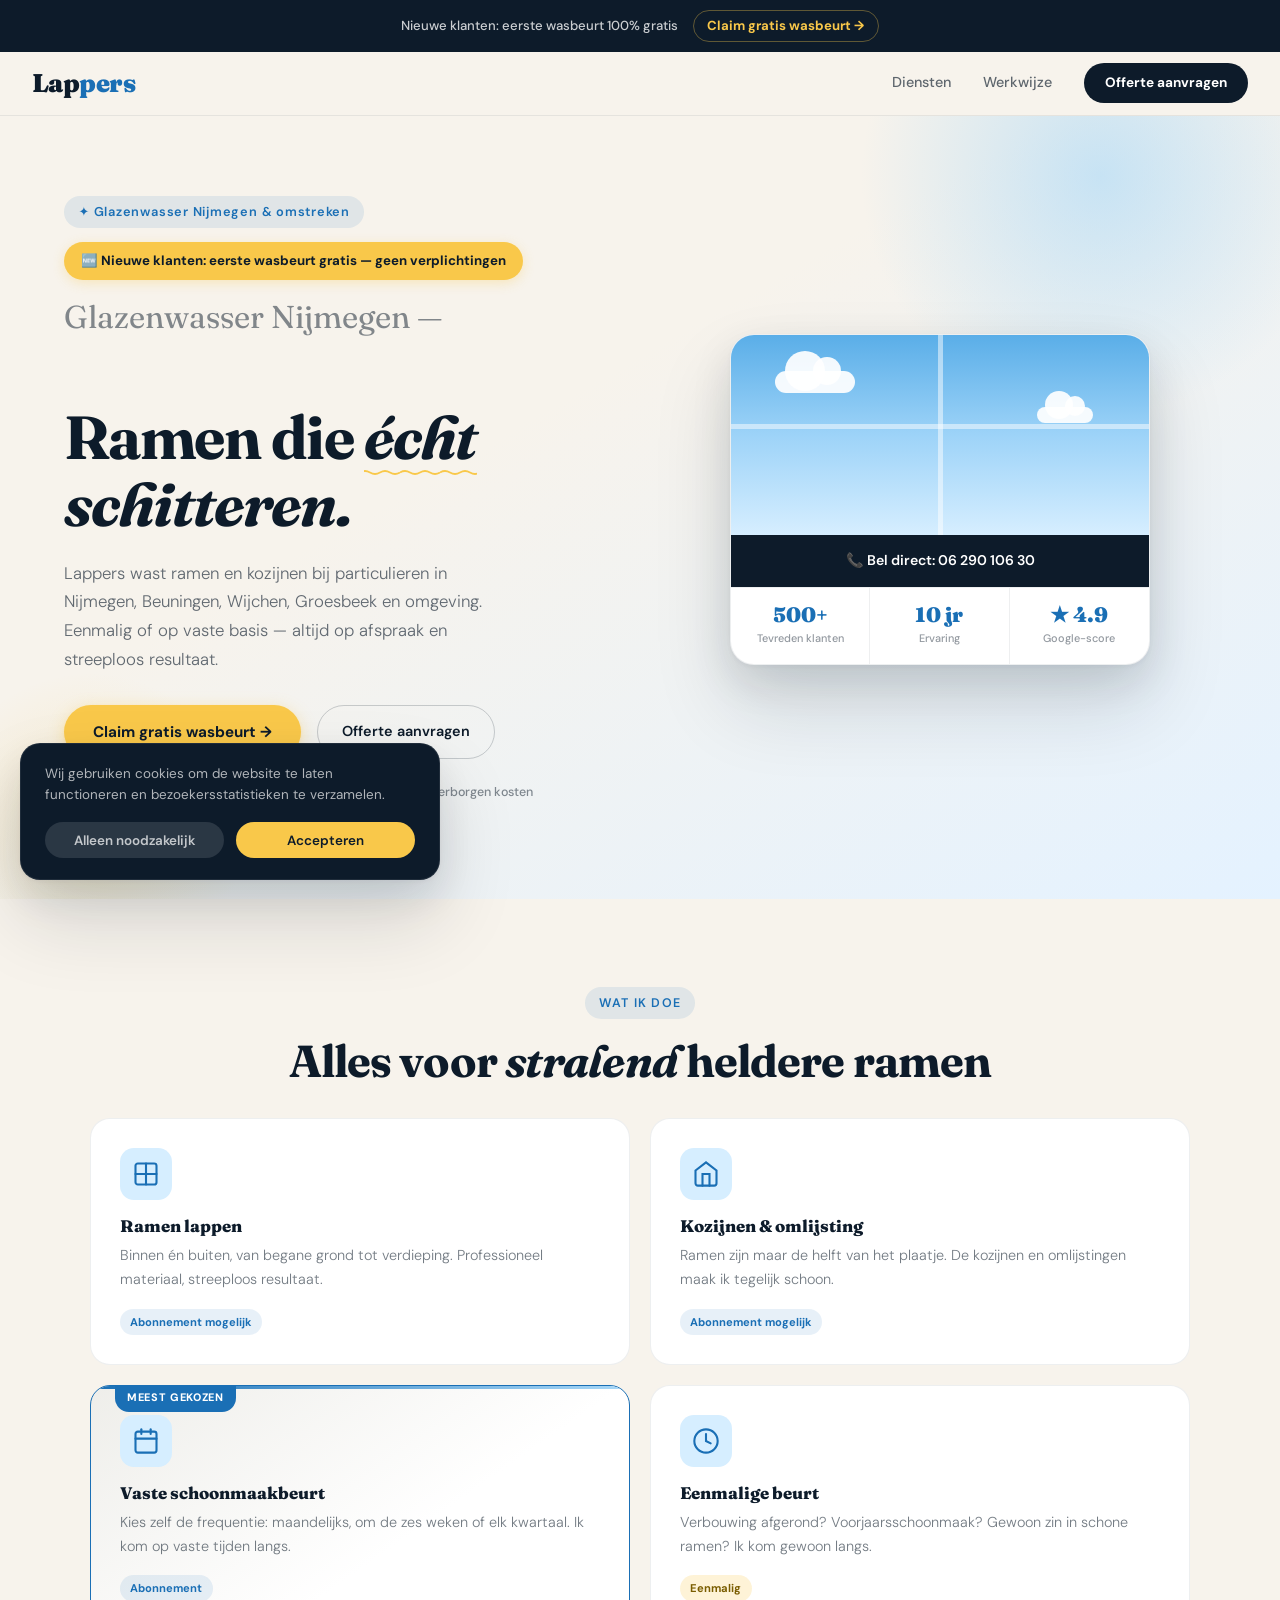
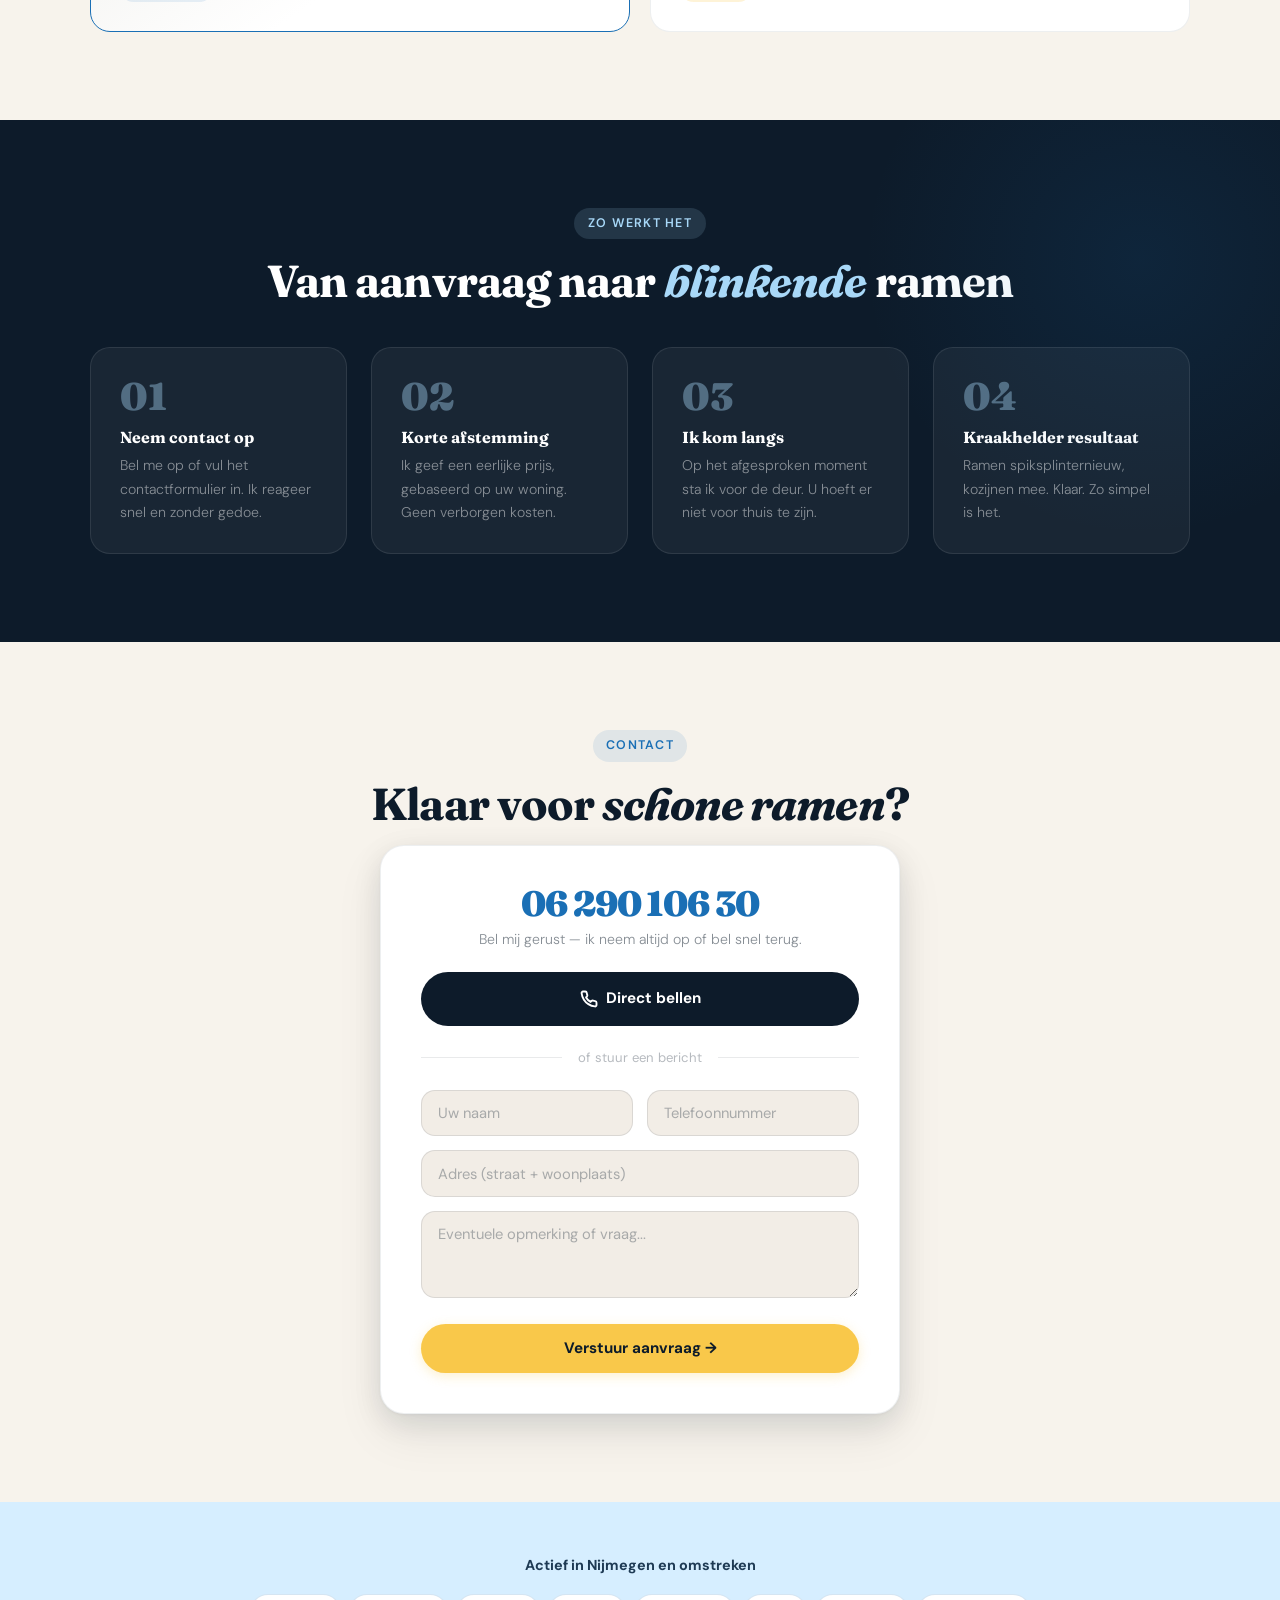
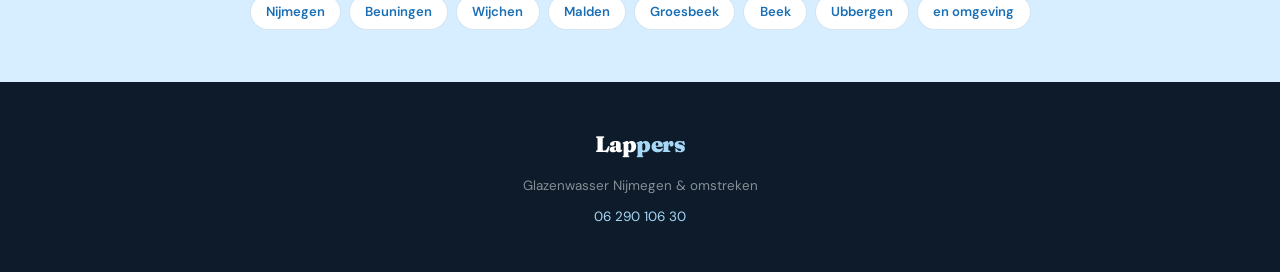
<file: preview-main-new.html>
<!DOCTYPE html>
<html lang="nl">
<head>
  <meta charset="UTF-8" />
  <meta name="viewport" content="width=device-width, initial-scale=1.0" />
  <title>Glazenwasser Nijmegen — Ramen wassen vanaf €25 | Lappers</title>
  <meta name="description" content="Lappers is uw vaste glazenwasser in Nijmegen en omgeving. Streeploze ramen, eerlijke prijs, eerste wasbeurt gratis voor nieuwe klanten. Vraag direct een offerte aan." />
  <meta name="keywords" content="glazenwasser Nijmegen, ramen lappen Nijmegen, glazenwasser particulier, ramen wassen Nijmegen, kozijnen schoonmaken" />
  <meta name="author" content="Lappers" />
  <meta name="robots" content="index, follow" />
  <link rel="canonical" href="https://lappers.nl/" />
  <meta property="og:title" content="Glazenwasser Nijmegen — Ramen wassen vanaf €25 | Lappers" />
  <meta property="og:description" content="Kraakhelder schone ramen en kozijnen in Nijmegen. Eerste wasbeurt 100% gratis voor nieuwe klanten." />
  <meta property="og:type" content="website" />
  <meta property="og:url" content="https://lappers.nl/" />
  <meta property="og:locale" content="nl_NL" />
  <script type="application/ld+json">
  {
    "@context": "https://schema.org",
    "@type": "LocalBusiness",
    "name": "Lappers",
    "description": "Glazenwasser in Nijmegen en omstreken voor particulieren. Ramen en kozijnen, eenmalig of abonnement.",
    "telephone": "+31629010630",
    "url": "https://lappers.nl",
    "address": {
      "@type": "PostalAddress",
      "addressLocality": "Nijmegen",
      "addressRegion": "Gelderland",
      "addressCountry": "NL"
    },
    "areaServed": ["Nijmegen", "Beuningen", "Wijchen", "Malden", "Groesbeek", "Beek", "Ubbergen"],
    "priceRange": "€€",
    "openingHours": "Mo-Fr 08:00-18:00"
  }
  </script>
  <link rel="icon" type="image/svg+xml" href="/favicon.svg" />
  <link rel="preconnect" href="https://fonts.googleapis.com" />
  <link rel="preconnect" href="https://fonts.gstatic.com" crossorigin />
  <link href="https://fonts.googleapis.com/css2?family=Fraunces:ital,wght@0,400;0,700;0,900;1,400&family=DM+Sans:wght@300;400;500;700&display=swap" rel="stylesheet" />
  <style>
/* ==========================================================================
   main.css – Lappers Glazenwasser Nijmegen
   ========================================================================== */

:root {
  --sky:        #d6eeff;
  --sky-mid:    #a8d8f8;
  --sky-dark:   #7bbcf0;
  --blue:       #1a6fb5;
  --blue-dark:  #0e4a7e;
  --ink:        #0d1b2a;
  --ink-mid:    #1e3a54;
  --cream:      #f7f3ec;
  --cream-mid:  #ede8df;
  --sun:        #f9c84a;
  --sun-dark:   #e0a820;
  --clean:      #ffffff;

  --font-display: 'Fraunces', Georgia, serif;
  --font-body:    'DM Sans', system-ui, sans-serif;

  --container:   1100px;
  --radius-sm:   8px;
  --radius-md:   14px;
  --radius-lg:   20px;
  --radius-full: 999px;

  /* Gelaagde schaduwen voor meer diepte */
  --shadow-sm: 0 1px 3px rgba(13,27,42,.04), 0 4px 14px rgba(13,27,42,.08);
  --shadow-md: 0 1px 3px rgba(13,27,42,.04), 0 8px 28px rgba(13,27,42,.10), 0 20px 48px rgba(13,27,42,.08);
  --shadow-lg: 0 2px 4px rgba(13,27,42,.04), 0 16px 40px rgba(13,27,42,.10), 0 40px 80px rgba(13,27,42,.14);

  --ease: cubic-bezier(.22, 1, .36, 1);
}

/* --- Reset --- */
*, *::before, *::after { box-sizing: border-box; margin: 0; padding: 0; }
html { scroll-behavior: smooth; }

body {
  font-family: var(--font-body);
  font-size: 16px;
  line-height: 1.65;
  color: var(--ink);
  background: var(--cream);
  -webkit-font-smoothing: antialiased;
}

img { max-width: 100%; display: block; }
a   { color: inherit; }
button { font-family: inherit; cursor: pointer; border: none; background: none; }
h1, h2, h3, h4 { font-family: var(--font-display); line-height: 1.15; font-weight: 700; }
em { font-style: italic; }

/* --- Utilities --- */
.section-label {
  display: inline-block;
  font-size: .78rem;
  font-weight: 600;
  letter-spacing: .1em;
  text-transform: uppercase;
  color: var(--blue);
  background: rgba(26,111,181,.1);
  padding: .35rem .85rem;
  border-radius: var(--radius-full);
  margin-bottom: 1rem;
}

.section-title {
  font-size: clamp(1.8rem, 4vw, 2.8rem);
  color: var(--ink);
  margin-bottom: 2.5rem;
  letter-spacing: -.02em;
}

/* ==========================================================================
   HEADER: topbar + nav
   ========================================================================== */

.header-wrap {
  position: sticky;
  top: 0;
  z-index: 200;
}

.topbar {
  background: var(--ink);
  color: var(--clean);
  display: flex;
  align-items: center;
  justify-content: center;
  gap: .9rem;
  padding: .6rem 1.5rem;
  font-size: .82rem;
  font-weight: 500;
  flex-wrap: wrap;
}
.topbar span { opacity: .78; }
.topbar a {
  display: inline-flex;
  align-items: center;
  gap: .3rem;
  font-weight: 700;
  color: var(--sun);
  text-decoration: none;
  white-space: nowrap;
  border: 1px solid rgba(249,200,74,.35);
  padding: .28rem .85rem;
  border-radius: var(--radius-full);
  transition: background var(--ease) .15s, border-color .15s;
}
.topbar a:hover {
  background: rgba(249,200,74,.12);
  border-color: rgba(249,200,74,.6);
}

nav {
  background: rgba(247,243,236,.97);
  backdrop-filter: blur(24px);
  -webkit-backdrop-filter: blur(24px);
  border-bottom: 1px solid rgba(13,27,42,.07);
  padding: 0 clamp(1rem, 4vw, 2rem);
  display: flex;
  align-items: center;
  justify-content: space-between;
  height: 64px;
  transition: box-shadow .3s var(--ease);
}
nav.scrolled { box-shadow: 0 4px 32px rgba(13,27,42,.09); }

.logo {
  font-family: var(--font-display);
  font-size: 1.6rem;
  font-weight: 900;
  color: var(--ink);
  text-decoration: none;
  letter-spacing: -.02em;
}
.logo span { color: var(--blue); }

.nav-links {
  display: flex;
  align-items: center;
  gap: 2rem;
}
.nav-links a {
  font-size: .9rem;
  font-weight: 500;
  color: var(--ink);
  text-decoration: none;
  opacity: .65;
  transition: opacity .15s;
}
.nav-links a:hover { opacity: 1; }
.nav-links .nav-cta {
  opacity: 1;
  background: var(--ink);
  color: var(--clean);
  padding: .55rem 1.3rem;
  border-radius: var(--radius-full);
  font-size: .85rem;
  font-weight: 700;
  transition: background .18s, transform .18s var(--ease);
}
.nav-links .nav-cta:hover {
  background: var(--blue-dark);
  transform: translateY(-1px);
}

/* ==========================================================================
   HERO
   ========================================================================== */

.hero {
  background: linear-gradient(150deg, var(--cream) 40%, #e4f2ff 100%);
  position: relative;
  overflow: hidden;
  display: grid;
  grid-template-columns: 1fr 1fr;
  gap: 3rem;
  align-items: center;
  padding: 80px clamp(1.5rem, 5vw, 80px) 96px;
}

.hero-bg-circle {
  position: absolute;
  border-radius: 50%;
  pointer-events: none;
}
.hero-bg-circle.c1 {
  width: 520px; height: 520px;
  top: -200px; right: -80px;
  background: radial-gradient(circle, rgba(168,216,248,.6) 0%, transparent 65%);
}
.hero-bg-circle.c2 {
  width: 340px; height: 340px;
  bottom: -100px; left: -80px;
  background: radial-gradient(circle, rgba(249,200,74,.22) 0%, transparent 65%);
}

.sparkle {
  position: absolute;
  background: var(--sun);
  border-radius: 50%;
  pointer-events: none;
  animation: sparkle-float 3.5s ease-in-out infinite;
  opacity: 0;
}
@keyframes sparkle-float {
  0%, 100% { opacity: 0;   transform: scale(.4) translateY(0); }
  50%       { opacity: .6; transform: scale(1)   translateY(-14px); }
}

.hero-content { position: relative; z-index: 1; }

.hero-tag {
  display: inline-block;
  font-size: .8rem;
  font-weight: 600;
  letter-spacing: .06em;
  color: var(--blue);
  background: rgba(26,111,181,.1);
  padding: .35rem .9rem;
  border-radius: var(--radius-full);
  margin-bottom: .9rem;
}

.free-offer-strip {
  display: inline-block;
  background: var(--sun);
  color: var(--ink);
  font-size: .83rem;
  font-weight: 700;
  padding: .48rem 1.05rem;
  border-radius: var(--radius-full);
  margin-bottom: 1.25rem;
  box-shadow: 0 3px 12px rgba(249,200,74,.3);
}

h1 {
  font-size: clamp(2.3rem, 5vw, 3.8rem);
  color: var(--ink);
  margin-bottom: 1.25rem;
  letter-spacing: -.025em;
  line-height: 1.1;
}
.hero-sub-line {
  font-size: .52em;
  font-weight: 400;
  opacity: .5;
  display: block;
  font-style: normal;
  margin-bottom: .12em;
  letter-spacing: 0;
}
.underline-wave {
  position: relative;
  display: inline-block;
}
.underline-wave::after {
  content: '';
  position: absolute;
  bottom: -4px;
  left: 0; right: 0;
  height: 7px;
  background: url("data:image/svg+xml,%3Csvg xmlns='http://www.w3.org/2000/svg' viewBox='0 0 80 12'%3E%3Cpath d='M0 6 Q10 0 20 6 Q30 12 40 6 Q50 0 60 6 Q70 12 80 6' stroke='%23f9c84a' stroke-width='3.5' fill='none'/%3E%3C/svg%3E") repeat-x center;
  background-size: 40px 7px;
}

.hero-content > p {
  font-size: 1.05rem;
  color: rgba(13,27,42,.64);
  max-width: 460px;
  margin-bottom: 2rem;
  font-weight: 300;
  line-height: 1.7;
}

.hero-actions {
  display: flex;
  align-items: center;
  gap: 1rem;
  flex-wrap: wrap;
  margin-bottom: 1.5rem;
}

.btn-free {
  display: inline-flex;
  align-items: center;
  gap: .4rem;
  background: var(--sun);
  color: var(--ink);
  font-family: var(--font-body);
  font-size: .95rem;
  font-weight: 700;
  padding: .88rem 1.8rem;
  border-radius: var(--radius-full);
  text-decoration: none;
  border: none;
  cursor: pointer;
  transition: background .18s, transform .22s var(--ease), box-shadow .22s var(--ease);
  box-shadow: 0 4px 16px rgba(249,200,74,.38), 0 1px 3px rgba(249,200,74,.2);
}
.btn-free:hover {
  background: var(--sun-dark);
  transform: translateY(-3px);
  box-shadow: 0 10px 32px rgba(249,200,74,.5), 0 2px 6px rgba(249,200,74,.25);
}

.btn-secondary {
  display: inline-flex;
  align-items: center;
  gap: .4rem;
  background: transparent;
  color: var(--ink);
  font-family: var(--font-body);
  font-size: .9rem;
  font-weight: 600;
  padding: .88rem 1.5rem;
  border-radius: var(--radius-full);
  text-decoration: none;
  border: 1.5px solid rgba(13,27,42,.2);
  transition: border-color .18s, background .18s, transform .22s var(--ease);
}
.btn-secondary:hover {
  border-color: var(--ink);
  background: rgba(13,27,42,.05);
  transform: translateY(-2px);
}

.hero-trust {
  font-size: .78rem;
  color: rgba(13,27,42,.5);
  font-weight: 500;
  line-height: 1.6;
}

/* Window illustration */
.hero-visual {
  position: relative;
  z-index: 1;
  display: flex;
  justify-content: center;
}

.window-frame {
  background: var(--clean);
  border-radius: 24px;
  overflow: hidden;
  box-shadow: var(--shadow-lg);
  width: 100%;
  max-width: 420px;
  border: 1px solid rgba(13,27,42,.07);
  animation: window-float 7s ease-in-out infinite;
}
@keyframes window-float {
  0%, 100% { transform: translateY(0px); }
  50%       { transform: translateY(-12px); }
}

.window-sky {
  background: linear-gradient(180deg, #5aaee8 0%, #9dd3f8 50%, #d6eeff 100%);
  height: 200px;
  position: relative;
  overflow: hidden;
}

.cloud {
  position: absolute;
  background: rgba(255,255,255,.92);
  border-radius: 50px;
}
.cloud::before, .cloud::after {
  content: '';
  position: absolute;
  background: inherit;
  border-radius: 50%;
}
.cloud1 {
  width: 80px; height: 22px;
  top: 36px; left: 44px;
  animation: cloud-drift 16s linear infinite;
}
.cloud1::before { width: 40px; height: 40px; top: -20px; left: 10px; }
.cloud1::after  { width: 28px; height: 28px; top: -14px; left: 38px; }
.cloud2 {
  width: 56px; height: 16px;
  top: 72px; right: 56px;
  animation: cloud-drift 22s linear infinite;
}
.cloud2::before { width: 28px; height: 28px; top: -16px; left: 8px; }
.cloud2::after  { width: 20px; height: 20px; top: -11px; left: 28px; }
@keyframes cloud-drift {
  0%  { transform: translateX(0); }
  50% { transform: translateX(20px); }
  100%{ transform: translateX(0); }
}

.shine-bar {
  position: absolute;
  top: 0; left: -100%;
  width: 50%; height: 100%;
  background: linear-gradient(90deg, transparent, rgba(255,255,255,.32), transparent);
  animation: shine-sweep 6s ease-in-out infinite;
  pointer-events: none;
}
@keyframes shine-sweep {
  0%  { left: -100%; }
  55% { left: 120%; }
  100%{ left: 120%; }
}

.window-cross {
  position: absolute;
  inset: 0;
  pointer-events: none;
}
.window-cross::before {
  content: '';
  position: absolute;
  top: 0; bottom: 0; left: 50%;
  width: 5px; margin-left: -2.5px;
  background: rgba(255,255,255,.5);
}
.window-cross::after {
  content: '';
  position: absolute;
  left: 0; right: 0; top: 46%;
  height: 5px; margin-top: -2.5px;
  background: rgba(255,255,255,.5);
}

.window-badge {
  display: block;
  background: var(--ink);
  color: var(--clean);
  text-align: center;
  font-size: .88rem;
  font-weight: 600;
  padding: .9rem 1.5rem;
  text-decoration: none;
  transition: background .18s;
}
.window-badge:hover { background: var(--blue-dark); }

.window-stat-row {
  display: grid;
  grid-template-columns: repeat(3, 1fr);
  border-top: 1px solid rgba(13,27,42,.07);
}
.window-stat {
  padding: 1rem .75rem;
  text-align: center;
  border-right: 1px solid rgba(13,27,42,.07);
}
.window-stat:last-child { border-right: none; }
.window-stat .num {
  font-family: var(--font-display);
  font-size: 1.3rem;
  font-weight: 900;
  color: var(--blue);
  line-height: 1.1;
}
.window-stat .lbl {
  font-size: .68rem;
  font-weight: 500;
  color: rgba(13,27,42,.45);
  margin-top: .2rem;
}

/* ==========================================================================
   SERVICES
   ========================================================================== */

.services {
  background: var(--cream);
  padding: 88px clamp(1.5rem, 5vw, 80px);
  text-align: center;
}
.services .section-title { margin-bottom: 2rem; }

.services-grid {
  display: grid;
  grid-template-columns: repeat(2, 1fr);
  gap: 1.25rem;
  max-width: var(--container);
  margin: 0 auto;
  text-align: left;
}

.service-card {
  background: var(--clean);
  border: 1.5px solid rgba(13,27,42,.07);
  border-radius: var(--radius-lg);
  padding: 1.8rem;
  transition: transform .28s var(--ease), box-shadow .28s var(--ease), border-color .2s;
  position: relative;
  overflow: hidden;
}
.service-card::before {
  content: '';
  position: absolute;
  top: 0; left: 0; right: 0;
  height: 3px;
  background: linear-gradient(90deg, var(--blue), var(--sky-mid));
  border-radius: 0 0 3px 3px;
  opacity: 0;
  transition: opacity .25s var(--ease);
}
.service-card:hover {
  transform: translateY(-5px);
  box-shadow: var(--shadow-md);
  border-color: rgba(26,111,181,.18);
}
.service-card:hover::before { opacity: 1; }

.service-card--featured {
  border-color: var(--blue);
  background: linear-gradient(145deg, rgba(26,111,181,.04) 0%, var(--clean) 60%);
}
.service-card--featured::before { opacity: 1; }

.service-card__most-chosen {
  position: absolute;
  top: -1px; left: 1.5rem;
  background: var(--blue);
  color: var(--clean);
  font-size: .68rem;
  font-weight: 800;
  letter-spacing: .06em;
  text-transform: uppercase;
  padding: .28rem .75rem;
  border-radius: 0 0 var(--radius-md) var(--radius-md);
}

.service-icon {
  width: 52px; height: 52px;
  background: var(--sky);
  border-radius: var(--radius-md);
  display: flex;
  align-items: center;
  justify-content: center;
  color: var(--blue);
  margin-bottom: 1.05rem;
  transition: background .25s;
}
.service-card:hover .service-icon { background: rgba(26,111,181,.16); }

.service-card h3 {
  font-size: 1.05rem;
  color: var(--ink);
  margin-bottom: .5rem;
  font-weight: 800;
}
.service-card p {
  font-size: .9rem;
  color: rgba(13,27,42,.58);
  line-height: 1.65;
  margin-bottom: 1rem;
  font-weight: 300;
}
.service-tag {
  display: inline-block;
  font-size: .7rem;
  font-weight: 700;
  padding: .25rem .65rem;
  border-radius: var(--radius-full);
}
.tag-abo  { background: rgba(26,111,181,.1); color: var(--blue); }
.tag-once { background: rgba(249,200,74,.22); color: #7a5d00; }

/* ==========================================================================
   HOW IT WORKS
   ========================================================================== */

.how {
  background: var(--ink);
  padding: 88px clamp(1.5rem, 5vw, 80px);
  text-align: center;
  position: relative;
  overflow: hidden;
}
.how::before {
  content: '';
  position: absolute;
  top: -160px; right: -160px;
  width: 600px; height: 600px;
  border-radius: 50%;
  background: radial-gradient(circle, rgba(26,111,181,.12) 0%, transparent 65%);
  pointer-events: none;
}
.how .section-label {
  background: rgba(168,216,248,.14);
  color: var(--sky-mid);
}
.how .section-title { color: var(--clean); }
.how .section-title em { color: var(--sky-mid); }

.steps {
  max-width: var(--container);
  margin: 0 auto;
  display: grid;
  grid-template-columns: repeat(4, 1fr);
  gap: 1.5rem;
  text-align: left;
}
.step {
  background: rgba(255,255,255,.05);
  border: 1px solid rgba(255,255,255,.09);
  border-radius: var(--radius-lg);
  padding: 1.8rem;
  transition: background .25s var(--ease), border-color .25s, transform .28s var(--ease);
}
.step:hover {
  background: rgba(255,255,255,.09);
  border-color: rgba(168,216,248,.22);
  transform: translateY(-4px);
}
.step-num {
  font-family: var(--font-display);
  font-size: 2.4rem;
  font-weight: 900;
  color: var(--sky-mid);
  opacity: .4;
  line-height: 1;
  margin-bottom: .8rem;
}
.step h4 {
  font-size: 1rem;
  color: var(--clean);
  margin-bottom: .5rem;
  font-weight: 700;
}
.step p {
  font-size: .88rem;
  color: rgba(255,255,255,.48);
  line-height: 1.65;
  font-weight: 300;
}

/* ==========================================================================
   CONTACT
   ========================================================================== */

.contact {
  background: var(--cream);
  padding: 88px clamp(1.5rem, 5vw, 80px);
  text-align: center;
}
.contact .section-title { margin-bottom: 1rem; }

.contact-box {
  max-width: 520px;
  margin: 0 auto;
  background: var(--clean);
  border: 1px solid rgba(13,27,42,.07);
  border-radius: 24px;
  padding: 2.5rem;
  box-shadow: var(--shadow-md);
  text-align: left;
}

.phone-big {
  font-family: var(--font-display);
  font-size: 2.2rem;
  font-weight: 900;
  color: var(--blue);
  letter-spacing: -.03em;
  display: block;
  text-align: center;
  text-decoration: none;
  transition: color .15s;
  line-height: 1;
  margin-bottom: .4rem;
}
.phone-big:hover { color: var(--blue-dark); }

.phone-sub {
  font-size: .88rem;
  color: rgba(13,27,42,.5);
  margin-bottom: 1.3rem;
  text-align: center;
  font-weight: 300;
}

.btn-primary {
  display: inline-flex;
  align-items: center;
  justify-content: center;
  gap: .5rem;
  background: var(--ink);
  color: var(--clean);
  font-family: var(--font-body);
  font-size: .95rem;
  font-weight: 700;
  padding: .92rem 2rem;
  border-radius: var(--radius-full);
  text-decoration: none;
  border: none;
  cursor: pointer;
  width: 100%;
  transition: background .18s, transform .22s var(--ease);
}
.btn-primary:hover {
  background: var(--blue-dark);
  transform: translateY(-2px);
}

.divider {
  display: flex;
  align-items: center;
  gap: 1rem;
  color: rgba(13,27,42,.3);
  font-size: .82rem;
  margin: 1.3rem 0;
}
.divider::before, .divider::after {
  content: '';
  flex: 1;
  height: 1px;
  background: rgba(13,27,42,.09);
}

/* Forms */
.form-row {
  display: grid;
  grid-template-columns: 1fr 1fr;
  gap: .85rem;
}
.form-group { margin-bottom: .85rem; }

input, textarea, select {
  width: 100%;
  font-family: var(--font-body);
  font-size: .92rem;
  color: var(--ink);
  background: #f2ede6;
  border: 1.5px solid rgba(13,27,42,.1);
  border-radius: var(--radius-md);
  padding: .78rem 1rem;
  outline: none;
  transition: border-color .18s, box-shadow .18s, background .18s;
  resize: vertical;
}
input::placeholder, textarea::placeholder { color: rgba(13,27,42,.32); }
input:focus, textarea:focus {
  border-color: var(--blue);
  background: var(--clean);
  box-shadow: 0 0 0 3px rgba(26,111,181,.1);
}

.submit-btn {
  width: 100%;
  background: var(--sun);
  color: var(--ink);
  font-family: var(--font-body);
  font-size: .95rem;
  font-weight: 700;
  padding: .92rem 2rem;
  border-radius: var(--radius-full);
  border: none;
  cursor: pointer;
  transition: background .18s, transform .22s var(--ease), box-shadow .22s var(--ease);
  margin-top: .25rem;
  box-shadow: 0 3px 12px rgba(249,200,74,.28);
}
.submit-btn:hover {
  background: var(--sun-dark);
  transform: translateY(-2px);
  box-shadow: 0 8px 24px rgba(249,200,74,.42);
}
.submit-btn:disabled { opacity: .6; cursor: not-allowed; transform: none; box-shadow: none; }

.success-msg {
  display: none;
  color: #166534;
  background: #dcfce7;
  border: 1px solid #86efac;
  border-radius: var(--radius-sm);
  padding: .88rem 1rem;
  font-size: .9rem;
  font-weight: 500;
  margin-top: .75rem;
  text-align: center;
}
.success-msg.visible { display: block; }

/* ==========================================================================
   AREA
   ========================================================================== */

.area {
  background: var(--sky);
  padding: 3.25rem clamp(1.5rem, 5vw, 80px);
  text-align: center;
}
.area p {
  font-size: .9rem;
  color: var(--ink-mid);
  margin-bottom: 1rem;
  font-weight: 600;
}
.area-tags {
  display: flex;
  flex-wrap: wrap;
  gap: .5rem;
  justify-content: center;
}
.area-tag {
  background: var(--clean);
  color: var(--blue);
  font-size: .82rem;
  font-weight: 600;
  padding: .4rem .95rem;
  border-radius: var(--radius-full);
  border: 1px solid rgba(26,111,181,.18);
  transition: background .18s, border-color .18s;
}
.area-tag:hover {
  background: var(--sky-mid);
  border-color: rgba(26,111,181,.35);
}

/* ==========================================================================
   FOOTER
   ========================================================================== */

footer {
  background: var(--ink);
  color: rgba(255,255,255,.5);
  padding: 2.75rem 1.5rem;
  text-align: center;
  display: flex;
  flex-direction: column;
  align-items: center;
  gap: .55rem;
}
footer .logo { font-size: 1.4rem; color: var(--clean); margin-bottom: .2rem; }
footer .logo span { color: var(--sky-mid); }
footer div  { font-size: .84rem; }
footer a    { color: var(--sky-mid); text-decoration: none; }
footer a:hover { text-decoration: underline; }

/* ==========================================================================
   MOBILE STICKY CTA
   ========================================================================== */

.mobile-call-cta {
  display: none;
  position: fixed;
  bottom: 1.25rem;
  left: 1.25rem;
  right: 1.25rem;
  background: var(--ink);
  color: var(--clean);
  font-family: var(--font-body);
  font-weight: 700;
  font-size: .95rem;
  text-align: center;
  padding: 1rem;
  border-radius: var(--radius-full);
  text-decoration: none;
  box-shadow: 0 8px 32px rgba(13,27,42,.28);
  z-index: 300;
  align-items: center;
  justify-content: center;
  gap: .6rem;
  transition: background .18s;
}
.mobile-call-cta:hover { background: var(--blue-dark); }

/* ==========================================================================
   COOKIE BANNER
   ========================================================================== */

.cookie-banner {
  display: none;
  position: fixed;
  bottom: 1.25rem;
  left: 1.25rem;
  right: auto;
  background: var(--ink);
  color: rgba(255,255,255,.8);
  border-radius: var(--radius-lg);
  padding: 1.3rem 1.5rem;
  box-shadow: var(--shadow-lg);
  z-index: 400;
  max-width: 420px;
  border: 1px solid rgba(255,255,255,.08);
}
.cookie-banner.visible {
  display: block;
  animation: cookie-up .4s var(--ease) both;
}
@keyframes cookie-up {
  from { transform: translateY(120%); opacity: 0; }
  to   { transform: none; opacity: 1; }
}
.cookie-banner p {
  font-size: .84rem;
  margin-bottom: 1rem;
  line-height: 1.55;
  color: rgba(255,255,255,.68);
}
.cookie-banner-actions { display: flex; gap: .75rem; }
.cookie-btn {
  flex: 1;
  padding: .6rem 1rem;
  border-radius: var(--radius-full);
  font-family: var(--font-body);
  font-size: .84rem;
  font-weight: 600;
  border: none;
  cursor: pointer;
  transition: opacity .15s, transform .18s var(--ease);
}
.cookie-btn:hover { opacity: .85; transform: translateY(-1px); }
.cookie-btn-decline { background: rgba(255,255,255,.12); color: rgba(255,255,255,.72); }
.cookie-btn-accept  { background: var(--sun); color: var(--ink); }

/* ==========================================================================
   RESPONSIVE
   ========================================================================== */

@media (max-width: 960px) {
  .hero {
    grid-template-columns: 1fr;
    padding: 60px 1.5rem 72px;
  }
  .hero-visual { display: none; }
  .steps { grid-template-columns: 1fr 1fr; }
  .services-grid { grid-template-columns: 1fr; }
}

@media (max-width: 640px) {
  nav { padding: 0 1rem; }
  .nav-links a:not(.nav-cta) { display: none; }

  .hero  { padding: 48px 1.25rem 64px; }
  .how   { padding: 64px 1.25rem; }
  .steps { grid-template-columns: 1fr; }

  .contact-box { padding: 1.8rem 1.25rem; }
  .form-row    { grid-template-columns: 1fr; }
  .phone-big   { font-size: 1.75rem; }

  .mobile-call-cta { display: flex; }

  .cookie-banner {
    left: .75rem; right: .75rem;
    bottom: .75rem;
    max-width: none;
  }
}

</style>
</head>
<body>

  <div class="header-wrap">
    <div class="topbar">
      <span>Nieuwe klanten: eerste wasbeurt 100% gratis</span>
      <a href="preview-lp-new.html">Claim gratis wasbeurt &rarr;</a>
    </div>
    <nav id="nav">
      <div class="logo">Lap<span>pers</span></div>
      <div class="nav-links">
        <a href="#diensten">Diensten</a>
        <a href="#werkwijze">Werkwijze</a>
        <a href="#contact" class="nav-cta">Offerte aanvragen</a>
      </div>
    </nav>
  </div>

  <section class="hero">
    <div class="hero-bg-circle c1"></div>
    <div class="hero-bg-circle c2"></div>
    <div class="sparkle" style="width:8px;height:8px;top:25%;left:42%;animation-delay:0s;"></div>
    <div class="sparkle" style="width:6px;height:6px;top:60%;left:55%;animation-delay:1.2s;"></div>
    <div class="sparkle" style="width:10px;height:10px;top:35%;left:70%;animation-delay:2.5s;"></div>

    <div class="hero-content">
      <div class="hero-tag">&#10022; Glazenwasser Nijmegen &amp; omstreken</div>
      <div class="free-offer-strip">&#127381; Nieuwe klanten: eerste wasbeurt gratis &mdash; geen verplichtingen</div>
      <h1>
        <span class="hero-sub-line">Glazenwasser Nijmegen &mdash;</span><br>
        Ramen die <em><span class="underline-wave">&eacute;cht</span> schitteren.</em>
      </h1>
      <p>Lappers wast ramen en kozijnen bij particulieren in Nijmegen, Beuningen, Wijchen, Groesbeek en omgeving. Eenmalig of op vaste basis &mdash; altijd op afspraak en streeploos resultaat.</p>
      <div class="hero-actions">
        <a href="preview-lp-new.html" class="btn-free">Claim gratis wasbeurt &rarr;</a>
        <a href="#contact" class="btn-secondary">Offerte aanvragen</a>
      </div>
      <div class="hero-trust">&#9733;&#9733;&#9733;&#9733;&#9733;&ensp;4.9 op Google &middot; 127 beoordelingen &middot; Verzekerd &middot; Geen verborgen kosten</div>
    </div>

    <div class="hero-visual">
      <div class="window-frame">
        <div class="window-sky">
          <div class="cloud cloud1"></div>
          <div class="cloud cloud2"></div>
          <div class="shine-bar"></div>
          <div class="window-cross"></div>
        </div>
        <a href="tel:+31629010630" class="window-badge">&#128222; Bel direct: 06 290 106 30</a>
        <div class="window-stat-row">
          <div class="window-stat">
            <div class="num">500+</div>
            <div class="lbl">Tevreden klanten</div>
          </div>
          <div class="window-stat">
            <div class="num">10 jr</div>
            <div class="lbl">Ervaring</div>
          </div>
          <div class="window-stat">
            <div class="num">&#9733; 4.9</div>
            <div class="lbl">Google-score</div>
          </div>
        </div>
      </div>
    </div>
  </section>

  <section class="services" id="diensten">
    <div class="section-label">Wat ik doe</div>
    <h2 class="section-title">Alles voor <em>stralend</em> heldere ramen</h2>
    <div class="services-grid">
      <div class="service-card">
        <div class="service-icon">
          <svg width="28" height="28" viewBox="0 0 24 24" fill="none" stroke="currentColor" stroke-width="1.8" stroke-linecap="round"><rect x="3" y="3" width="18" height="18" rx="2"/><line x1="3" y1="12" x2="21" y2="12"/><line x1="12" y1="3" x2="12" y2="21"/></svg>
        </div>
        <h3>Ramen lappen</h3>
        <p>Binnen &eacute;n buiten, van begane grond tot verdieping. Professioneel materiaal, streeploos resultaat.</p>
        <span class="service-tag tag-abo">Abonnement mogelijk</span>
      </div>
      <div class="service-card">
        <div class="service-icon">
          <svg width="28" height="28" viewBox="0 0 24 24" fill="none" stroke="currentColor" stroke-width="1.8" stroke-linecap="round"><path d="M3 9l9-7 9 7v11a2 2 0 01-2 2H5a2 2 0 01-2-2z"/><polyline points="9 22 9 12 15 12 15 22"/></svg>
        </div>
        <h3>Kozijnen &amp; omlijsting</h3>
        <p>Ramen zijn maar de helft van het plaatje. De kozijnen en omlijstingen maak ik tegelijk schoon.</p>
        <span class="service-tag tag-abo">Abonnement mogelijk</span>
      </div>
      <div class="service-card service-card--featured">
        <div class="service-card__most-chosen">Meest gekozen</div>
        <div class="service-icon">
          <svg width="28" height="28" viewBox="0 0 24 24" fill="none" stroke="currentColor" stroke-width="1.8" stroke-linecap="round"><rect x="3" y="4" width="18" height="18" rx="2"/><line x1="16" y1="2" x2="16" y2="6"/><line x1="8" y1="2" x2="8" y2="6"/><line x1="3" y1="10" x2="21" y2="10"/></svg>
        </div>
        <h3>Vaste schoonmaakbeurt</h3>
        <p>Kies zelf de frequentie: maandelijks, om de zes weken of elk kwartaal. Ik kom op vaste tijden langs.</p>
        <span class="service-tag tag-abo">Abonnement</span>
      </div>
      <div class="service-card">
        <div class="service-icon">
          <svg width="28" height="28" viewBox="0 0 24 24" fill="none" stroke="currentColor" stroke-width="1.8" stroke-linecap="round"><circle cx="12" cy="12" r="10"/><polyline points="12 6 12 12 16 14"/></svg>
        </div>
        <h3>Eenmalige beurt</h3>
        <p>Verbouwing afgerond? Voorjaarsschoonmaak? Gewoon zin in schone ramen? Ik kom gewoon langs.</p>
        <span class="service-tag tag-once">Eenmalig</span>
      </div>
    </div>
  </section>

  <section class="how" id="werkwijze">
    <div class="section-label">Zo werkt het</div>
    <h2 class="section-title">Van aanvraag naar <em>blinkende</em> ramen</h2>
    <div class="steps">
      <div class="step">
        <div class="step-num">01</div>
        <h4>Neem contact op</h4>
        <p>Bel me op of vul het contactformulier in. Ik reageer snel en zonder gedoe.</p>
      </div>
      <div class="step">
        <div class="step-num">02</div>
        <h4>Korte afstemming</h4>
        <p>Ik geef een eerlijke prijs, gebaseerd op uw woning. Geen verborgen kosten.</p>
      </div>
      <div class="step">
        <div class="step-num">03</div>
        <h4>Ik kom langs</h4>
        <p>Op het afgesproken moment sta ik voor de deur. U hoeft er niet voor thuis te zijn.</p>
      </div>
      <div class="step">
        <div class="step-num">04</div>
        <h4>Kraakhelder resultaat</h4>
        <p>Ramen spiksplinternieuw, kozijnen mee. Klaar. Zo simpel is het.</p>
      </div>
    </div>
  </section>

  <section class="contact" id="contact">
    <div class="section-label">Contact</div>
    <h2 class="section-title">Klaar voor <em>schone ramen</em>?</h2>
    <div class="contact-box">
      <a href="tel:+31629010630" style="text-decoration:none;">
        <div class="phone-big">06 290 106 30</div>
      </a>
      <div class="phone-sub">Bel mij gerust &mdash; ik neem altijd op of bel snel terug.</div>
      <a href="tel:+31629010630" class="btn-primary">
        <svg width="18" height="18" viewBox="0 0 24 24" fill="none" stroke="currentColor" stroke-width="2.5" stroke-linecap="round" stroke-linejoin="round" aria-hidden="true"><path d="M22 16.92v3a2 2 0 01-2.18 2 19.79 19.79 0 01-8.63-3.07 19.5 19.5 0 01-6-6 19.79 19.79 0 01-3.07-8.67A2 2 0 014 2h3a2 2 0 012 1.72c.127.96.361 1.903.7 2.81a2 2 0 01-.45 2.11L8.09 9.91a16 16 0 006 6l1.27-1.27a2 2 0 012.11-.45c.907.339 1.85.573 2.81.7A2 2 0 0122 16.92z"/></svg>
        Direct bellen
      </a>
      <div class="divider">of stuur een bericht</div>
      <form id="contactForm" novalidate>
        <div class="form-row">
          <div class="form-group">
            <input type="text" name="naam" placeholder="Uw naam" required />
          </div>
          <div class="form-group">
            <input type="tel" name="telefoon" placeholder="Telefoonnummer" required />
          </div>
        </div>
        <div class="form-group">
          <input type="text" name="adres" placeholder="Adres (straat + woonplaats)" />
        </div>
        <div class="form-group">
          <textarea name="bericht" rows="3" placeholder="Eventuele opmerking of vraag..."></textarea>
        </div>
        <button type="submit" class="submit-btn">Verstuur aanvraag &rarr;</button>
      </form>
      <div class="success-msg" id="successMsg">
        &#10003; Bedankt voor uw aanvraag! Ik neem zo snel mogelijk contact met u op.
      </div>
    </div>
  </section>

  <section class="area">
    <p><strong>Actief in Nijmegen en omstreken</strong></p>
    <div class="area-tags">
      <span class="area-tag">Nijmegen</span>
      <span class="area-tag">Beuningen</span>
      <span class="area-tag">Wijchen</span>
      <span class="area-tag">Malden</span>
      <span class="area-tag">Groesbeek</span>
      <span class="area-tag">Beek</span>
      <span class="area-tag">Ubbergen</span>
      <span class="area-tag">en omgeving</span>
    </div>
  </section>

  <footer>
    <div class="logo">Lap<span>pers</span></div>
    <div>Glazenwasser Nijmegen &amp; omstreken</div>
    <div><a href="tel:+31629010630">06 290 106 30</a></div>
  </footer>

  <a href="tel:+31629010630" class="mobile-call-cta">
    <svg width="18" height="18" viewBox="0 0 24 24" fill="none" stroke="currentColor" stroke-width="2.5" stroke-linecap="round" aria-hidden="true"><path d="M22 16.92v3a2 2 0 01-2.18 2 19.79 19.79 0 01-8.63-3.07 19.5 19.5 0 01-6-6 19.79 19.79 0 01-3.07-8.67A2 2 0 014 2h3a2 2 0 012 1.72c.127.96.361 1.903.7 2.81a2 2 0 01-.45 2.11L8.09 9.91a16 16 0 006 6l1.27-1.27a2 2 0 012.11-.45c.907.339 1.85.573 2.81.7A2 2 0 0122 16.92z"/></svg>
    Bel direct: 06 290 106 30
  </a>

  <div class="cookie-banner" id="cookieBanner">
    <p>Wij gebruiken cookies om de website te laten functioneren en bezoekersstatistieken te verzamelen.</p>
    <div class="cookie-banner-actions">
      <button class="cookie-btn cookie-btn-decline" onclick="cookieChoice(false)">Alleen noodzakelijk</button>
      <button class="cookie-btn cookie-btn-accept" onclick="cookieChoice(true)">Accepteren</button>
    </div>
  </div>

  <script src="js/site.js"></script>
</body>
</html>
</file>
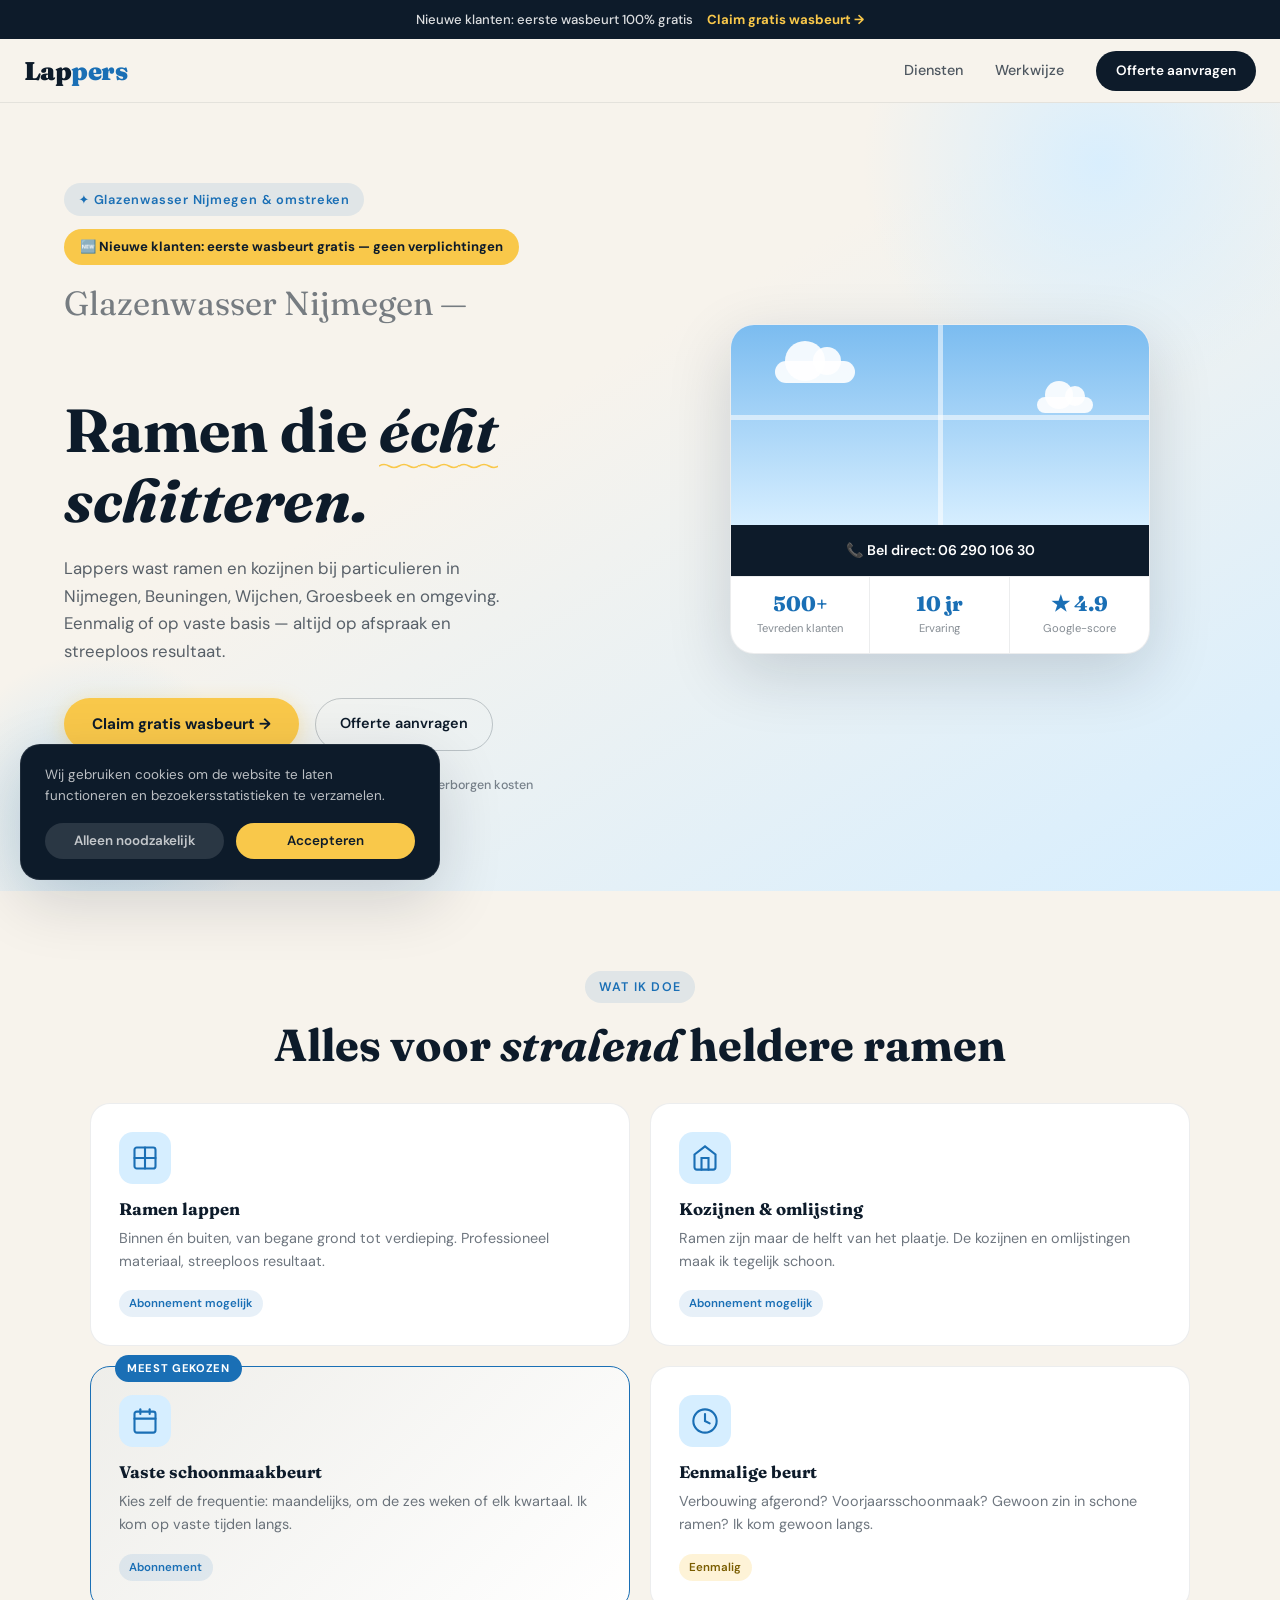
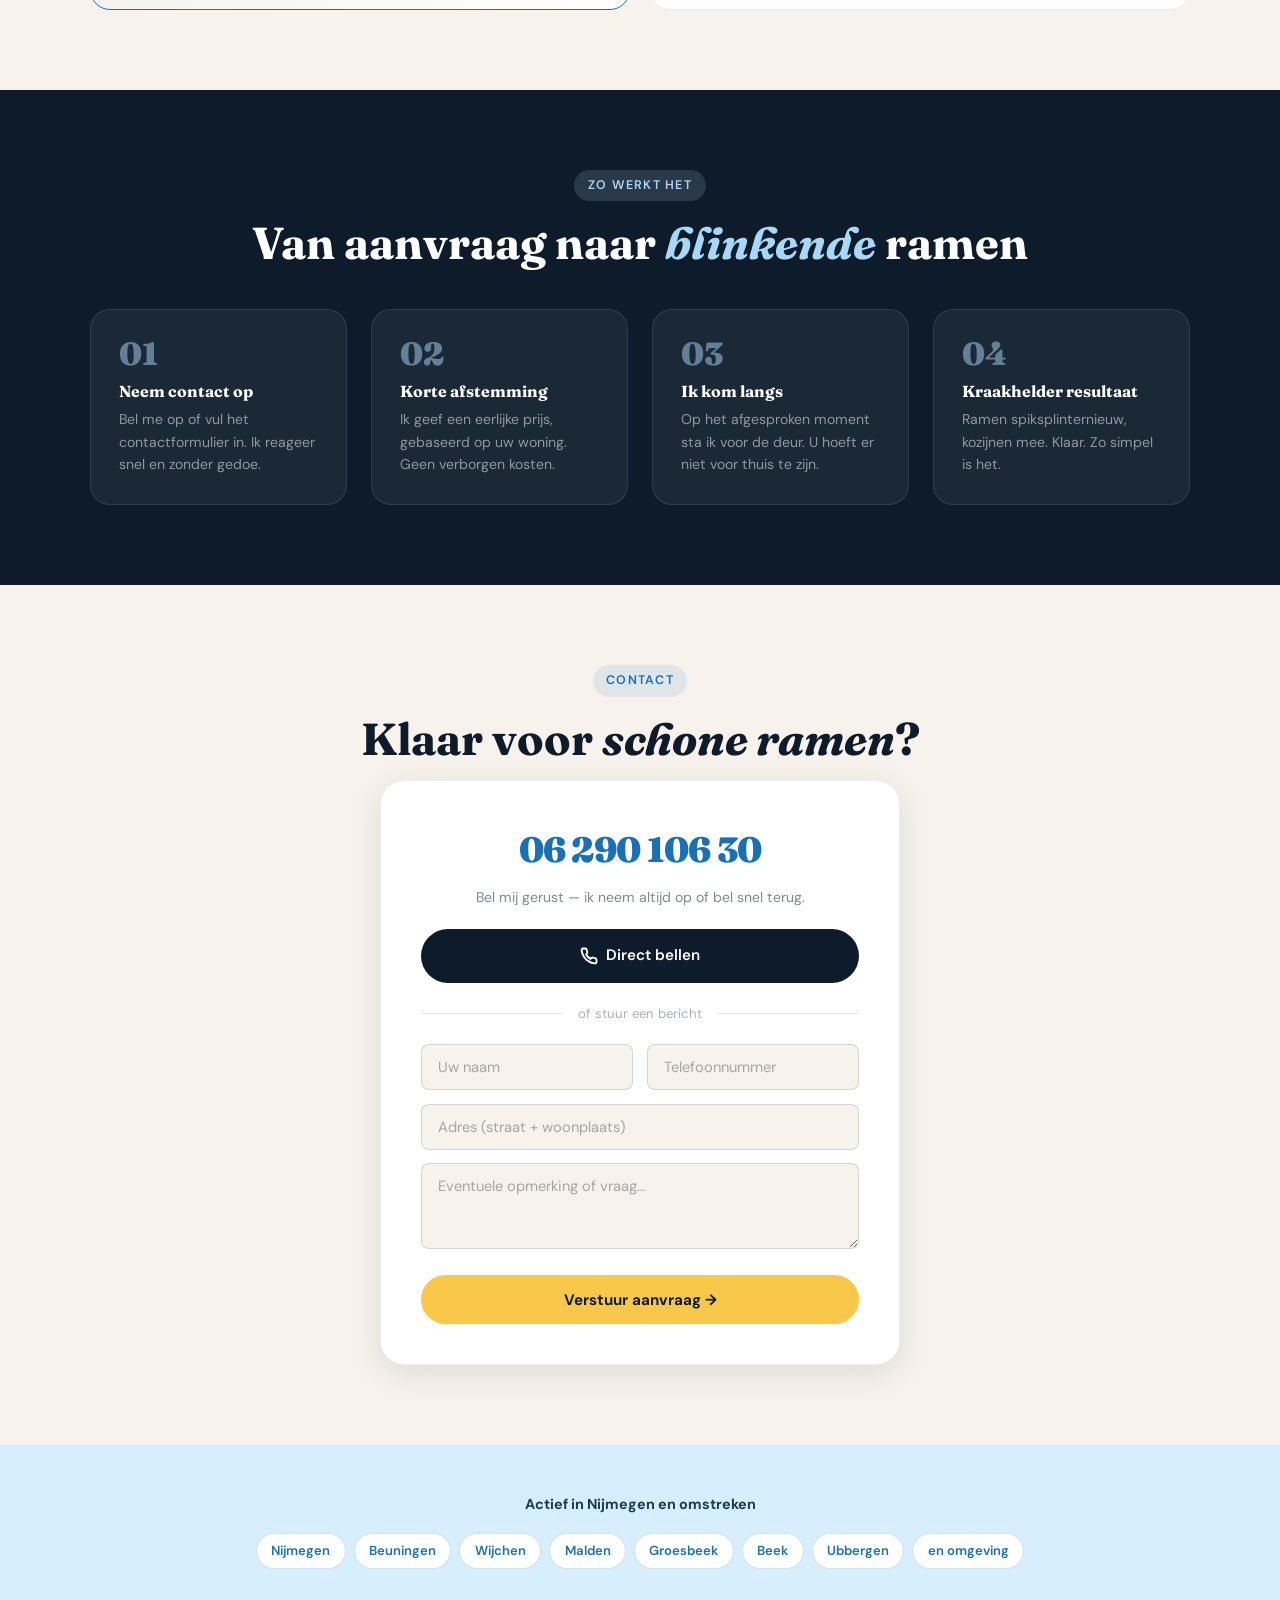
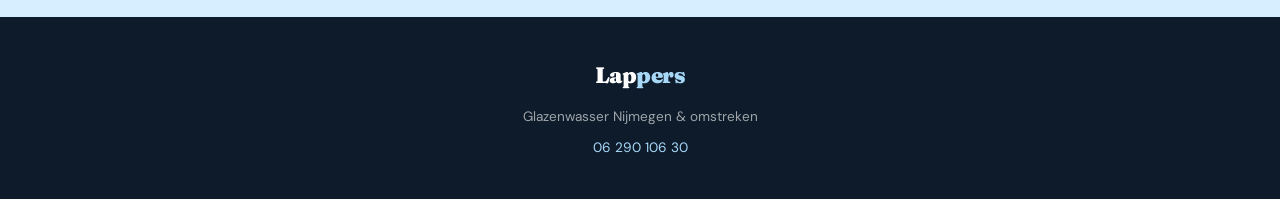
<file: preview.html>
<!DOCTYPE html>
<html lang="nl">
<head>
  <meta charset="UTF-8" />
  <meta name="viewport" content="width=device-width, initial-scale=1.0" />
  <title>Glazenwasser Nijmegen — Ramen wassen vanaf €25 | Lappers</title>
  <meta name="description" content="Lappers is uw vaste glazenwasser in Nijmegen en omgeving. Streeploze ramen, eerlijke prijs, eerste wasbeurt gratis voor nieuwe klanten. Vraag direct een offerte aan." />
  <meta name="keywords" content="glazenwasser Nijmegen, ramen lappen Nijmegen, glazenwasser particulier, ramen wassen Nijmegen, kozijnen schoonmaken" />
  <meta name="author" content="Lappers" />
  <meta name="robots" content="index, follow" />
  <link rel="canonical" href="https://lappers.nl/" />
  <meta property="og:title" content="Glazenwasser Nijmegen — Ramen wassen vanaf €25 | Lappers" />
  <meta property="og:description" content="Kraakhelder schone ramen en kozijnen in Nijmegen. Eerste wasbeurt 100% gratis voor nieuwe klanten." />
  <meta property="og:type" content="website" />
  <meta property="og:url" content="https://lappers.nl/" />
  <meta property="og:locale" content="nl_NL" />
  <script type="application/ld+json">
  {
    "@context": "https://schema.org",
    "@type": "LocalBusiness",
    "name": "Lappers",
    "description": "Glazenwasser in Nijmegen en omstreken voor particulieren. Ramen en kozijnen, eenmalig of abonnement.",
    "telephone": "+31629010630",
    "url": "https://lappers.nl",
    "address": {
      "@type": "PostalAddress",
      "addressLocality": "Nijmegen",
      "addressRegion": "Gelderland",
      "addressCountry": "NL"
    },
    "areaServed": ["Nijmegen", "Beuningen", "Wijchen", "Malden", "Groesbeek", "Beek", "Ubbergen"],
    "priceRange": "€€",
    "openingHours": "Mo-Fr 08:00-18:00"
  }
  </script>
  <link rel="icon" type="image/svg+xml" href="/favicon.svg" />
  <link rel="preconnect" href="https://fonts.googleapis.com" />
  <link rel="preconnect" href="https://fonts.gstatic.com" crossorigin />
  <link href="https://fonts.googleapis.com/css2?family=Fraunces:ital,wght@0,400;0,700;0,900;1,400&family=DM+Sans:wght@300;400;500&display=swap" rel="stylesheet" />
  <style>
/* ==========================================================================
   main.css – Lappers Glazenwasser
   ========================================================================== */

/* --- Design tokens --- */
:root {
  --sky:        #d6eeff;
  --sky-mid:    #a8d8f8;
  --sky-dark:   #7bbcf0;
  --blue:       #1a6fb5;
  --blue-dark:  #0e4a7e;
  --ink:        #0d1b2a;
  --ink-mid:    #1e3a54;
  --cream:      #f7f3ec;
  --cream-mid:  #ede8df;
  --sun:        #f9c84a;
  --sun-dark:   #e0a820;
  --clean:      #ffffff;

  --font-display: 'Fraunces', Georgia, serif;
  --font-body:    'DM Sans', system-ui, sans-serif;

  --container:   1100px;
  --radius-sm:   8px;
  --radius-md:   14px;
  --radius-lg:   20px;
  --radius-full: 999px;

  --shadow-sm: 0 2px 8px rgba(13,27,42,0.07);
  --shadow-md: 0 8px 32px rgba(13,27,42,0.11);
  --shadow-lg: 0 20px 64px rgba(13,27,42,0.16);
}

/* --- Reset --- */
*, *::before, *::after { box-sizing: border-box; margin: 0; padding: 0; }
html { scroll-behavior: smooth; }

body {
  font-family: var(--font-body);
  font-size: 16px;
  line-height: 1.65;
  color: var(--ink);
  background: var(--cream);
  -webkit-font-smoothing: antialiased;
}

img { max-width: 100%; display: block; }
a   { color: inherit; }
button { font-family: inherit; cursor: pointer; border: none; background: none; }
h1, h2, h3, h4 { font-family: var(--font-display); line-height: 1.15; font-weight: 700; }
em { font-style: italic; }

/* --- Utilities --- */
.section-label {
  display: inline-block;
  font-size: .78rem;
  font-weight: 600;
  letter-spacing: .1em;
  text-transform: uppercase;
  color: var(--blue);
  background: rgba(26,111,181,.1);
  padding: .35rem .85rem;
  border-radius: var(--radius-full);
  margin-bottom: 1rem;
}

.section-title {
  font-size: clamp(1.8rem, 4vw, 2.8rem);
  color: var(--ink);
  margin-bottom: 2.5rem;
}

/* ==========================================================================
   HEADER: topbar + nav
   ========================================================================== */

.header-wrap {
  position: sticky;
  top: 0;
  z-index: 200;
}

/* Topbar */
.topbar {
  background: var(--ink);
  color: var(--clean);
  display: flex;
  align-items: center;
  justify-content: center;
  gap: .85rem;
  padding: .55rem 1.5rem;
  font-size: .82rem;
  font-weight: 500;
  flex-wrap: wrap;
}
.topbar span { opacity: .85; }
.topbar a {
  font-weight: 700;
  color: var(--sun);
  text-decoration: none;
  white-space: nowrap;
  transition: opacity .15s;
}
.topbar a:hover { opacity: .8; }

/* Nav */
nav {
  background: rgba(247,243,236,.96);
  backdrop-filter: blur(20px);
  -webkit-backdrop-filter: blur(20px);
  border-bottom: 1px solid rgba(13,27,42,.08);
  padding: 0 1.5rem;
  display: flex;
  align-items: center;
  justify-content: space-between;
  height: 64px;
  transition: box-shadow .2s;
}
nav.scrolled { box-shadow: 0 4px 24px rgba(13,27,42,.1); }

.logo {
  font-family: var(--font-display);
  font-size: 1.6rem;
  font-weight: 900;
  color: var(--ink);
  text-decoration: none;
  letter-spacing: -.02em;
}
.logo span { color: var(--blue); }

.nav-links {
  display: flex;
  align-items: center;
  gap: 2rem;
}
.nav-links a {
  font-size: .9rem;
  font-weight: 500;
  color: var(--ink);
  text-decoration: none;
  opacity: .72;
  transition: opacity .15s;
}
.nav-links a:hover { opacity: 1; }
.nav-links .nav-cta {
  opacity: 1;
  background: var(--ink);
  color: var(--clean);
  padding: .55rem 1.25rem;
  border-radius: var(--radius-full);
  font-size: .85rem;
  font-weight: 600;
  transition: background .15s, transform .15s;
}
.nav-links .nav-cta:hover {
  background: var(--blue-dark);
  transform: translateY(-1px);
}

/* ==========================================================================
   HERO
   ========================================================================== */

.hero {
  background: linear-gradient(150deg, var(--cream) 40%, var(--sky) 100%);
  position: relative;
  overflow: hidden;
  display: grid;
  grid-template-columns: 1fr 1fr;
  gap: 3rem;
  align-items: center;
  padding: 80px clamp(1.5rem, 5vw, 80px) 96px;
}

/* Decorative background circles (position: absolute so they leave grid flow) */
.hero-bg-circle {
  position: absolute;
  border-radius: 50%;
  pointer-events: none;
}
.hero-bg-circle.c1 {
  width: 480px;
  height: 480px;
  top: -180px;
  right: -60px;
  background: radial-gradient(circle, rgba(214,238,255,.9) 0%, transparent 70%);
}
.hero-bg-circle.c2 {
  width: 320px;
  height: 320px;
  bottom: -80px;
  left: -60px;
  background: radial-gradient(circle, rgba(168,216,248,.55) 0%, transparent 70%);
}

/* Sparkles */
.sparkle {
  position: absolute;
  background: var(--sun);
  border-radius: 50%;
  pointer-events: none;
  animation: sparkle-float 3.5s ease-in-out infinite;
  opacity: 0;
}
@keyframes sparkle-float {
  0%, 100% { opacity: 0;   transform: scale(.4) translateY(0); }
  50%       { opacity: .65; transform: scale(1) translateY(-12px); }
}

/* Hero content */
.hero-content { position: relative; z-index: 1; }

.hero-tag {
  display: inline-block;
  font-size: .8rem;
  font-weight: 600;
  letter-spacing: .06em;
  color: var(--blue);
  background: rgba(26,111,181,.1);
  padding: .35rem .9rem;
  border-radius: var(--radius-full);
  margin-bottom: .85rem;
}

.free-offer-strip {
  display: inline-block;
  background: var(--sun);
  color: var(--ink);
  font-size: .82rem;
  font-weight: 700;
  padding: .45rem 1rem;
  border-radius: var(--radius-full);
  margin-bottom: 1.2rem;
}

h1 {
  font-size: clamp(2.2rem, 5vw, 3.8rem);
  color: var(--ink);
  margin-bottom: 1.2rem;
}
.hero-sub-line {
  font-size: .55em;
  font-weight: 400;
  opacity: .55;
  display: block;
  font-style: normal;
  margin-bottom: .1em;
}
.underline-wave {
  position: relative;
  display: inline-block;
}
.underline-wave::after {
  content: '';
  position: absolute;
  bottom: -3px;
  left: 0;
  right: 0;
  height: 6px;
  background: url("data:image/svg+xml,%3Csvg xmlns='http://www.w3.org/2000/svg' viewBox='0 0 80 12'%3E%3Cpath d='M0 6 Q10 0 20 6 Q30 12 40 6 Q50 0 60 6 Q70 12 80 6' stroke='%23f9c84a' stroke-width='3' fill='none'/%3E%3C/svg%3E") repeat-x center;
  background-size: 40px 6px;
}

.hero-content > p {
  font-size: 1.05rem;
  color: rgba(13,27,42,.68);
  max-width: 460px;
  margin-bottom: 2rem;
}

/* CTAs */
.hero-actions {
  display: flex;
  align-items: center;
  gap: 1rem;
  flex-wrap: wrap;
  margin-bottom: 1.5rem;
}

.btn-free {
  display: inline-flex;
  align-items: center;
  gap: .4rem;
  background: var(--sun);
  color: var(--ink);
  font-family: var(--font-body);
  font-size: .95rem;
  font-weight: 700;
  padding: .85rem 1.75rem;
  border-radius: var(--radius-full);
  text-decoration: none;
  border: none;
  cursor: pointer;
  transition: background .15s, transform .15s, box-shadow .15s;
  box-shadow: 0 4px 20px rgba(249,200,74,.4);
}
.btn-free:hover {
  background: var(--sun-dark);
  transform: translateY(-2px);
  box-shadow: 0 8px 28px rgba(249,200,74,.5);
}

.btn-secondary {
  display: inline-flex;
  align-items: center;
  gap: .4rem;
  background: transparent;
  color: var(--ink);
  font-family: var(--font-body);
  font-size: .9rem;
  font-weight: 600;
  padding: .85rem 1.5rem;
  border-radius: var(--radius-full);
  text-decoration: none;
  border: 1.5px solid rgba(13,27,42,.22);
  transition: border-color .15s, background .15s;
}
.btn-secondary:hover {
  border-color: var(--ink);
  background: rgba(13,27,42,.05);
}

.hero-trust {
  font-size: .78rem;
  color: rgba(13,27,42,.52);
  font-weight: 500;
}

/* Hero visual – window illustration */
.hero-visual {
  position: relative;
  z-index: 1;
  display: flex;
  justify-content: center;
}

.window-frame {
  background: var(--clean);
  border-radius: 24px;
  overflow: hidden;
  box-shadow: var(--shadow-lg);
  width: 100%;
  max-width: 420px;
  border: 1px solid rgba(13,27,42,.08);
}

.window-sky {
  background: linear-gradient(180deg, #7bbcf0 0%, #d6eeff 100%);
  height: 200px;
  position: relative;
  overflow: hidden;
}

/* Clouds */
.cloud {
  position: absolute;
  background: rgba(255,255,255,.9);
  border-radius: 50px;
}
.cloud::before,
.cloud::after {
  content: '';
  position: absolute;
  background: inherit;
  border-radius: 50%;
}
.cloud1 {
  width: 80px; height: 22px;
  top: 36px; left: 44px;
  animation: cloud-drift 14s linear infinite;
}
.cloud1::before { width: 40px; height: 40px; top: -20px; left: 10px; }
.cloud1::after  { width: 28px; height: 28px; top: -14px; left: 38px; }
.cloud2 {
  width: 56px; height: 16px;
  top: 72px; right: 56px;
  animation: cloud-drift 20s linear infinite;
}
.cloud2::before { width: 28px; height: 28px; top: -16px; left: 8px; }
.cloud2::after  { width: 20px; height: 20px; top: -11px; left: 28px; }
@keyframes cloud-drift {
  0%  { transform: translateX(0); }
  50% { transform: translateX(18px); }
  100%{ transform: translateX(0); }
}

.shine-bar {
  position: absolute;
  top: 0;
  left: -100%;
  width: 50%;
  height: 100%;
  background: linear-gradient(90deg, transparent, rgba(255,255,255,.3), transparent);
  animation: shine-sweep 5s ease-in-out infinite;
  pointer-events: none;
}
@keyframes shine-sweep {
  0%  { left: -100%; }
  60% { left: 120%; }
  100%{ left: 120%; }
}

.window-cross {
  position: absolute;
  inset: 0;
  pointer-events: none;
}
.window-cross::before {
  content: '';
  position: absolute;
  top: 0; bottom: 0;
  left: 50%;
  width: 5px;
  margin-left: -2.5px;
  background: rgba(255,255,255,.55);
}
.window-cross::after {
  content: '';
  position: absolute;
  left: 0; right: 0;
  top: 46%;
  height: 5px;
  margin-top: -2.5px;
  background: rgba(255,255,255,.55);
}

.window-badge {
  display: block;
  background: var(--ink);
  color: var(--clean);
  text-align: center;
  font-size: .88rem;
  font-weight: 600;
  padding: .85rem 1.5rem;
  text-decoration: none;
  transition: background .15s;
}
.window-badge:hover { background: var(--blue-dark); }

.window-stat-row {
  display: grid;
  grid-template-columns: repeat(3, 1fr);
  border-top: 1px solid rgba(13,27,42,.08);
}
.window-stat {
  padding: 1rem .75rem;
  text-align: center;
  border-right: 1px solid rgba(13,27,42,.08);
}
.window-stat:last-child { border-right: none; }
.window-stat .num {
  font-family: var(--font-display);
  font-size: 1.3rem;
  font-weight: 800;
  color: var(--blue);
  line-height: 1.1;
}
.window-stat .lbl {
  font-size: .7rem;
  color: rgba(13,27,42,.5);
  margin-top: .2rem;
}

/* ==========================================================================
   SERVICES
   ========================================================================== */

.services {
  background: var(--cream);
  padding: 80px clamp(1.5rem, 5vw, 80px);
  text-align: center;
}
.services .section-title { margin-bottom: 2rem; }

.services-grid {
  display: grid;
  grid-template-columns: repeat(2, 1fr);
  gap: 1.25rem;
  max-width: var(--container);
  margin: 0 auto;
  text-align: left;
}

.service-card {
  background: var(--clean);
  border: 1px solid rgba(13,27,42,.08);
  border-radius: var(--radius-lg);
  padding: 1.75rem;
  transition: transform .2s, box-shadow .2s;
  position: relative;
}
.service-card:hover {
  transform: translateY(-3px);
  box-shadow: var(--shadow-md);
}
.service-card--featured {
  border-color: var(--blue);
  background: linear-gradient(135deg, rgba(26,111,181,.04) 0%, var(--clean) 100%);
}
.service-card__most-chosen {
  position: absolute;
  top: -12px;
  left: 1.5rem;
  background: var(--blue);
  color: var(--clean);
  font-size: .7rem;
  font-weight: 700;
  letter-spacing: .06em;
  text-transform: uppercase;
  padding: .25rem .75rem;
  border-radius: var(--radius-full);
}
.service-icon {
  width: 52px; height: 52px;
  background: var(--sky);
  border-radius: var(--radius-md);
  display: flex;
  align-items: center;
  justify-content: center;
  color: var(--blue);
  margin-bottom: 1rem;
}
.service-card h3 {
  font-size: 1.05rem;
  color: var(--ink);
  margin-bottom: .5rem;
}
.service-card p {
  font-size: .9rem;
  color: rgba(13,27,42,.6);
  line-height: 1.6;
  margin-bottom: 1rem;
}
.service-tag {
  display: inline-block;
  font-size: .72rem;
  font-weight: 600;
  padding: .25rem .65rem;
  border-radius: var(--radius-full);
}
.tag-abo  { background: rgba(26,111,181,.1); color: var(--blue); }
.tag-once { background: rgba(249,200,74,.22); color: #7a5d00; }

/* ==========================================================================
   HOW IT WORKS
   ========================================================================== */

.how {
  background: var(--ink);
  padding: 80px clamp(1.5rem, 5vw, 80px);
  text-align: center;
}
.how .section-label {
  background: rgba(214,238,255,.14);
  color: var(--sky-mid);
}
.how .section-title { color: var(--clean); }
.how .section-title em { color: var(--sky-mid); }

.steps {
  max-width: var(--container);
  margin: 0 auto;
  display: grid;
  grid-template-columns: repeat(4, 1fr);
  gap: 1.5rem;
  text-align: left;
}
.step {
  background: rgba(255,255,255,.06);
  border: 1px solid rgba(255,255,255,.1);
  border-radius: var(--radius-lg);
  padding: 1.75rem;
  transition: background .2s;
}
.step:hover { background: rgba(255,255,255,.1); }
.step-num {
  font-family: var(--font-display);
  font-size: 2rem;
  font-weight: 900;
  color: var(--sky-mid);
  opacity: .5;
  line-height: 1;
  margin-bottom: .75rem;
}
.step h4 {
  font-size: 1rem;
  color: var(--clean);
  margin-bottom: .5rem;
}
.step p {
  font-size: .88rem;
  color: rgba(255,255,255,.52);
  line-height: 1.6;
}

/* ==========================================================================
   CONTACT
   ========================================================================== */

.contact {
  background: var(--cream);
  padding: 80px clamp(1.5rem, 5vw, 80px);
  text-align: center;
}
.contact .section-title { margin-bottom: 1rem; }

.contact-box {
  max-width: 520px;
  margin: 0 auto;
  background: var(--clean);
  border: 1px solid rgba(13,27,42,.08);
  border-radius: 24px;
  padding: 2.5rem;
  box-shadow: var(--shadow-md);
  text-align: left;
}

.phone-big {
  font-family: var(--font-display);
  font-size: 2.2rem;
  font-weight: 900;
  color: var(--blue);
  letter-spacing: -.02em;
  margin-bottom: .4rem;
  display: block;
  text-align: center;
  text-decoration: none;
  transition: color .15s;
}
.phone-big:hover { color: var(--blue-dark); }

.phone-sub {
  font-size: .88rem;
  color: rgba(13,27,42,.52);
  margin-bottom: 1.25rem;
  text-align: center;
}

.btn-primary {
  display: inline-flex;
  align-items: center;
  justify-content: center;
  gap: .5rem;
  background: var(--ink);
  color: var(--clean);
  font-family: var(--font-body);
  font-size: .95rem;
  font-weight: 600;
  padding: .9rem 2rem;
  border-radius: var(--radius-full);
  text-decoration: none;
  border: none;
  cursor: pointer;
  width: 100%;
  transition: background .15s, transform .15s;
}
.btn-primary:hover {
  background: var(--blue-dark);
  transform: translateY(-1px);
}

.divider {
  display: flex;
  align-items: center;
  gap: 1rem;
  color: rgba(13,27,42,.35);
  font-size: .82rem;
  margin: 1.25rem 0;
}
.divider::before, .divider::after {
  content: '';
  flex: 1;
  height: 1px;
  background: rgba(13,27,42,.1);
}

/* Forms */
.form-row {
  display: grid;
  grid-template-columns: 1fr 1fr;
  gap: .85rem;
}
.form-group { margin-bottom: .85rem; }

input, textarea, select {
  width: 100%;
  font-family: var(--font-body);
  font-size: .92rem;
  color: var(--ink);
  background: var(--cream);
  border: 1.5px solid rgba(13,27,42,.14);
  border-radius: var(--radius-sm);
  padding: .75rem 1rem;
  outline: none;
  transition: border-color .15s, box-shadow .15s;
  resize: vertical;
}
input::placeholder, textarea::placeholder { color: rgba(13,27,42,.36); }
input:focus, textarea:focus {
  border-color: var(--blue);
  box-shadow: 0 0 0 3px rgba(26,111,181,.1);
}

.submit-btn {
  width: 100%;
  background: var(--sun);
  color: var(--ink);
  font-family: var(--font-body);
  font-size: .95rem;
  font-weight: 700;
  padding: .9rem 2rem;
  border-radius: var(--radius-full);
  border: none;
  cursor: pointer;
  transition: background .15s, transform .15s, box-shadow .15s;
  margin-top: .25rem;
}
.submit-btn:hover {
  background: var(--sun-dark);
  transform: translateY(-1px);
  box-shadow: 0 6px 20px rgba(249,200,74,.4);
}
.submit-btn:disabled { opacity: .6; cursor: not-allowed; transform: none; box-shadow: none; }

.success-msg {
  display: none;
  color: #166534;
  background: #dcfce7;
  border: 1px solid #86efac;
  border-radius: var(--radius-sm);
  padding: .85rem 1rem;
  font-size: .9rem;
  font-weight: 500;
  margin-top: .75rem;
  text-align: center;
}
.success-msg.visible { display: block; }

/* ==========================================================================
   AREA
   ========================================================================== */

.area {
  background: var(--sky);
  padding: 3rem clamp(1.5rem, 5vw, 80px);
  text-align: center;
}
.area p {
  font-size: .9rem;
  color: var(--ink-mid);
  margin-bottom: 1rem;
}
.area-tags {
  display: flex;
  flex-wrap: wrap;
  gap: .5rem;
  justify-content: center;
}
.area-tag {
  background: var(--clean);
  color: var(--blue);
  font-size: .82rem;
  font-weight: 600;
  padding: .4rem .9rem;
  border-radius: var(--radius-full);
  border: 1px solid rgba(26,111,181,.2);
}

/* ==========================================================================
   FOOTER
   ========================================================================== */

footer {
  background: var(--ink);
  color: rgba(255,255,255,.6);
  padding: 2.5rem 1.5rem;
  text-align: center;
  display: flex;
  flex-direction: column;
  align-items: center;
  gap: .5rem;
}
footer .logo { font-size: 1.4rem; color: var(--clean); margin-bottom: .25rem; }
footer .logo span { color: var(--sky-mid); }
footer div  { font-size: .85rem; }
footer a    { color: var(--sky-mid); text-decoration: none; }
footer a:hover { text-decoration: underline; }

/* ==========================================================================
   MOBILE STICKY CTA
   ========================================================================== */

.mobile-call-cta {
  display: none;
  position: fixed;
  bottom: 1.25rem;
  left: 1.25rem;
  right: 1.25rem;
  background: var(--ink);
  color: var(--clean);
  font-family: var(--font-body);
  font-weight: 700;
  font-size: .95rem;
  text-align: center;
  padding: 1rem;
  border-radius: var(--radius-full);
  text-decoration: none;
  box-shadow: 0 8px 24px rgba(13,27,42,.28);
  z-index: 300;
  align-items: center;
  justify-content: center;
  gap: .6rem;
  transition: background .15s;
}
.mobile-call-cta:hover { background: var(--blue-dark); }

/* ==========================================================================
   COOKIE BANNER
   ========================================================================== */

.cookie-banner {
  display: none;
  position: fixed;
  bottom: 1.25rem;
  left: 1.25rem;
  right: auto;
  background: var(--ink);
  color: rgba(255,255,255,.82);
  border-radius: var(--radius-lg);
  padding: 1.25rem 1.5rem;
  box-shadow: var(--shadow-lg);
  z-index: 400;
  max-width: 420px;
  border: 1px solid rgba(255,255,255,.08);
}
.cookie-banner.visible { display: block; }
.cookie-banner p {
  font-size: .84rem;
  margin-bottom: 1rem;
  line-height: 1.55;
  color: rgba(255,255,255,.72);
}
.cookie-banner-actions { display: flex; gap: .75rem; }
.cookie-btn {
  flex: 1;
  padding: .6rem 1rem;
  border-radius: var(--radius-full);
  font-family: var(--font-body);
  font-size: .84rem;
  font-weight: 600;
  border: none;
  cursor: pointer;
  transition: opacity .15s;
}
.cookie-btn:hover { opacity: .85; }
.cookie-btn-decline {
  background: rgba(255,255,255,.12);
  color: rgba(255,255,255,.72);
}
.cookie-btn-accept {
  background: var(--sun);
  color: var(--ink);
}

/* ==========================================================================
   RESPONSIVE
   ========================================================================== */

@media (max-width: 960px) {
  .hero {
    grid-template-columns: 1fr;
    padding: 60px 1.5rem 72px;
  }
  .hero-visual { display: none; }

  .steps { grid-template-columns: 1fr 1fr; }
  .services-grid { grid-template-columns: 1fr; }
}

@media (max-width: 640px) {
  nav { padding: 0 1rem; }
  .nav-links a:not(.nav-cta) { display: none; }

  .hero  { padding: 48px 1.25rem 64px; }
  .how   { padding: 64px 1.25rem; }
  .steps { grid-template-columns: 1fr; }

  .contact-box { padding: 1.75rem 1.25rem; }
  .form-row    { grid-template-columns: 1fr; }

  .phone-big { font-size: 1.75rem; }

  .mobile-call-cta { display: flex; }

  .cookie-banner {
    left: .75rem;
    right: .75rem;
    bottom: .75rem;
    max-width: none;
  }
}

</style>
</head>
<body>

  <div class="header-wrap">
    <div class="topbar">
      <span>Nieuwe klanten: eerste wasbeurt 100% gratis</span>
      <a href="gratis-wasbeurt.html">Claim gratis wasbeurt &rarr;</a>
    </div>
    <nav>
      <div class="logo">Lap<span>pers</span></div>
      <div class="nav-links">
        <a href="#diensten">Diensten</a>
        <a href="#werkwijze">Werkwijze</a>
        <a href="#contact" class="nav-cta">Offerte aanvragen</a>
      </div>
    </nav>
  </div>

  <section class="hero">
    <div class="hero-bg-circle c1"></div>
    <div class="hero-bg-circle c2"></div>
    <div class="sparkle" style="width:8px;height:8px;top:25%;left:42%;animation-delay:0s;"></div>
    <div class="sparkle" style="width:6px;height:6px;top:60%;left:55%;animation-delay:1.2s;"></div>
    <div class="sparkle" style="width:10px;height:10px;top:35%;left:70%;animation-delay:2.5s;"></div>

    <div class="hero-content">
      <div class="hero-tag">&#10022; Glazenwasser Nijmegen &amp; omstreken</div>
      <div class="free-offer-strip">&#127381; Nieuwe klanten: eerste wasbeurt gratis &mdash; geen verplichtingen</div>
      <h1>
        <span class="hero-sub-line">Glazenwasser Nijmegen &mdash;</span><br>
        Ramen die <em><span class="underline-wave">&eacute;cht</span> schitteren.</em>
      </h1>
      <p>Lappers wast ramen en kozijnen bij particulieren in Nijmegen, Beuningen, Wijchen, Groesbeek en omgeving. Eenmalig of op vaste basis &mdash; altijd op afspraak en streeploos resultaat.</p>
      <div class="hero-actions">
        <a href="gratis-wasbeurt.html" class="btn-free">Claim gratis wasbeurt &rarr;</a>
        <a href="#contact" class="btn-secondary">Offerte aanvragen</a>
      </div>
      <div class="hero-trust">&#9733;&#9733;&#9733;&#9733;&#9733;&ensp;4.9 op Google &middot; 127 beoordelingen &middot; Verzekerd &middot; Geen verborgen kosten</div>
    </div>

    <div class="hero-visual">
      <div class="window-frame">
        <div class="window-sky">
          <div class="cloud cloud1"></div>
          <div class="cloud cloud2"></div>
          <div class="shine-bar"></div>
          <div class="window-cross"></div>
        </div>
        <a href="tel:+31629010630" class="window-badge">&#128222; Bel direct: 06 290 106 30</a>
        <div class="window-stat-row">
          <div class="window-stat">
            <div class="num">500+</div>
            <div class="lbl">Tevreden klanten</div>
          </div>
          <div class="window-stat">
            <div class="num">10 jr</div>
            <div class="lbl">Ervaring</div>
          </div>
          <div class="window-stat">
            <div class="num">&#9733; 4.9</div>
            <div class="lbl">Google-score</div>
          </div>
        </div>
      </div>
    </div>
  </section>

  <section class="services" id="diensten">
    <div class="section-label">Wat ik doe</div>
    <h2 class="section-title">Alles voor <em>stralend</em> heldere ramen</h2>
    <div class="services-grid">
      <div class="service-card">
        <div class="service-icon">
          <svg width="28" height="28" viewBox="0 0 24 24" fill="none" stroke="currentColor" stroke-width="1.8" stroke-linecap="round"><rect x="3" y="3" width="18" height="18" rx="2"/><line x1="3" y1="12" x2="21" y2="12"/><line x1="12" y1="3" x2="12" y2="21"/></svg>
        </div>
        <h3>Ramen lappen</h3>
        <p>Binnen &eacute;n buiten, van begane grond tot verdieping. Professioneel materiaal, streeploos resultaat.</p>
        <span class="service-tag tag-abo">Abonnement mogelijk</span>
      </div>
      <div class="service-card">
        <div class="service-icon">
          <svg width="28" height="28" viewBox="0 0 24 24" fill="none" stroke="currentColor" stroke-width="1.8" stroke-linecap="round"><path d="M3 9l9-7 9 7v11a2 2 0 01-2 2H5a2 2 0 01-2-2z"/><polyline points="9 22 9 12 15 12 15 22"/></svg>
        </div>
        <h3>Kozijnen &amp; omlijsting</h3>
        <p>Ramen zijn maar de helft van het plaatje. De kozijnen en omlijstingen maak ik tegelijk schoon.</p>
        <span class="service-tag tag-abo">Abonnement mogelijk</span>
      </div>
      <div class="service-card service-card--featured">
        <div class="service-card__most-chosen">Meest gekozen</div>
        <div class="service-icon">
          <svg width="28" height="28" viewBox="0 0 24 24" fill="none" stroke="currentColor" stroke-width="1.8" stroke-linecap="round"><rect x="3" y="4" width="18" height="18" rx="2"/><line x1="16" y1="2" x2="16" y2="6"/><line x1="8" y1="2" x2="8" y2="6"/><line x1="3" y1="10" x2="21" y2="10"/></svg>
        </div>
        <h3>Vaste schoonmaakbeurt</h3>
        <p>Kies zelf de frequentie: maandelijks, om de zes weken of elk kwartaal. Ik kom op vaste tijden langs.</p>
        <span class="service-tag tag-abo">Abonnement</span>
      </div>
      <div class="service-card">
        <div class="service-icon">
          <svg width="28" height="28" viewBox="0 0 24 24" fill="none" stroke="currentColor" stroke-width="1.8" stroke-linecap="round"><circle cx="12" cy="12" r="10"/><polyline points="12 6 12 12 16 14"/></svg>
        </div>
        <h3>Eenmalige beurt</h3>
        <p>Verbouwing afgerond? Voorjaarsschoonmaak? Gewoon zin in schone ramen? Ik kom gewoon langs.</p>
        <span class="service-tag tag-once">Eenmalig</span>
      </div>
    </div>
  </section>

  <section class="how" id="werkwijze">
    <div class="section-label">Zo werkt het</div>
    <h2 class="section-title">Van aanvraag naar <em>blinkende</em> ramen</h2>
    <div class="steps">
      <div class="step">
        <div class="step-num">01</div>
        <h4>Neem contact op</h4>
        <p>Bel me op of vul het contactformulier in. Ik reageer snel en zonder gedoe.</p>
      </div>
      <div class="step">
        <div class="step-num">02</div>
        <h4>Korte afstemming</h4>
        <p>Ik geef een eerlijke prijs, gebaseerd op uw woning. Geen verborgen kosten.</p>
      </div>
      <div class="step">
        <div class="step-num">03</div>
        <h4>Ik kom langs</h4>
        <p>Op het afgesproken moment sta ik voor de deur. U hoeft er niet voor thuis te zijn.</p>
      </div>
      <div class="step">
        <div class="step-num">04</div>
        <h4>Kraakhelder resultaat</h4>
        <p>Ramen spiksplinternieuw, kozijnen mee. Klaar. Zo simpel is het.</p>
      </div>
    </div>
  </section>

  <section class="contact" id="contact">
    <div class="section-label">Contact</div>
    <h2 class="section-title">Klaar voor <em>schone ramen</em>?</h2>
    <div class="contact-box">
      <a href="tel:+31629010630" style="text-decoration:none;">
        <div class="phone-big">06 290 106 30</div>
      </a>
      <div class="phone-sub">Bel mij gerust &mdash; ik neem altijd op of bel snel terug.</div>
      <a href="tel:+31629010630" class="btn-primary" style="display:flex;justify-content:center;width:100%;">
        <svg width="18" height="18" viewBox="0 0 24 24" fill="none" stroke="currentColor" stroke-width="2.5" stroke-linecap="round" stroke-linejoin="round" aria-hidden="true"><path d="M22 16.92v3a2 2 0 01-2.18 2 19.79 19.79 0 01-8.63-3.07 19.5 19.5 0 01-6-6 19.79 19.79 0 01-3.07-8.67A2 2 0 014 2h3a2 2 0 012 1.72c.127.96.361 1.903.7 2.81a2 2 0 01-.45 2.11L8.09 9.91a16 16 0 006 6l1.27-1.27a2 2 0 012.11-.45c.907.339 1.85.573 2.81.7A2 2 0 0122 16.92z"/></svg>
        Direct bellen
      </a>
      <div class="divider">of stuur een bericht</div>
      <form id="contactForm" novalidate>
        <div class="form-row">
          <div class="form-group">
            <input type="text" name="naam" placeholder="Uw naam" required />
          </div>
          <div class="form-group">
            <input type="tel" name="telefoon" placeholder="Telefoonnummer" required />
          </div>
        </div>
        <div class="form-group">
          <input type="text" name="adres" placeholder="Adres (straat + woonplaats)" />
        </div>
        <div class="form-group">
          <textarea name="bericht" rows="3" placeholder="Eventuele opmerking of vraag..."></textarea>
        </div>
        <button type="submit" class="submit-btn">Verstuur aanvraag &rarr;</button>
      </form>
      <div class="success-msg" id="successMsg">
        &#10003; Bedankt voor uw aanvraag! Ik neem zo snel mogelijk contact met u op.
      </div>
    </div>
  </section>

  <section class="area">
    <p><strong>Actief in Nijmegen en omstreken</strong></p>
    <div class="area-tags">
      <span class="area-tag">Nijmegen</span>
      <span class="area-tag">Beuningen</span>
      <span class="area-tag">Wijchen</span>
      <span class="area-tag">Malden</span>
      <span class="area-tag">Groesbeek</span>
      <span class="area-tag">Beek</span>
      <span class="area-tag">Ubbergen</span>
      <span class="area-tag">en omgeving</span>
    </div>
  </section>

  <footer>
    <div class="logo">Lap<span>pers</span></div>
    <div>Glazenwasser Nijmegen &amp; omstreken</div>
    <div><a href="tel:+31629010630">06 290 106 30</a></div>
  </footer>

  <a href="tel:+31629010630" class="mobile-call-cta">
    <svg width="18" height="18" viewBox="0 0 24 24" fill="none" stroke="currentColor" stroke-width="2.5" stroke-linecap="round" aria-hidden="true"><path d="M22 16.92v3a2 2 0 01-2.18 2 19.79 19.79 0 01-8.63-3.07 19.5 19.5 0 01-6-6 19.79 19.79 0 01-3.07-8.67A2 2 0 014 2h3a2 2 0 012 1.72c.127.96.361 1.903.7 2.81a2 2 0 01-.45 2.11L8.09 9.91a16 16 0 006 6l1.27-1.27a2 2 0 012.11-.45c.907.339 1.85.573 2.81.7A2 2 0 0122 16.92z"/></svg>
    Bel direct: 06 290 106 30
  </a>

  <div class="cookie-banner" id="cookieBanner">
    <p>Wij gebruiken cookies om de website te laten functioneren en bezoekersstatistieken te verzamelen.</p>
    <div class="cookie-banner-actions">
      <button class="cookie-btn cookie-btn-decline" onclick="cookieChoice(false)">Alleen noodzakelijk</button>
      <button class="cookie-btn cookie-btn-accept" onclick="cookieChoice(true)">Accepteren</button>
    </div>
  </div>

  <script>
(function () {
  'use strict';

  /* ── Cookie banner ── */
  var banner = document.getElementById('cookieBanner');

  window.cookieChoice = function (accepted) {
    try { localStorage.setItem('cookieChoice', accepted ? 'accepted' : 'declined'); } catch (e) {}
    if (banner) { banner.classList.remove('visible'); banner.style.display = 'none'; }
  };

  try {
    if (!localStorage.getItem('cookieChoice') && banner) {
      setTimeout(function () { banner.classList.add('visible'); }, 1200);
    }
  } catch (e) {}

  /* ── Nav shadow on scroll ── */
  var nav = document.querySelector('nav');
  if (nav) {
    window.addEventListener('scroll', function () {
      nav.classList.toggle('scrolled', window.scrollY > 20);
    }, { passive: true });
  }

  /* ── Contact form ── */
  var contactForm = document.getElementById('contactForm');
  var successMsg  = document.getElementById('successMsg');

  if (contactForm) {
    contactForm.addEventListener('submit', function (e) {
      e.preventDefault();

      var nameField  = contactForm.querySelector('[name="naam"]');
      var phoneField = contactForm.querySelector('[name="telefoon"]');
      var valid = true;

      if (nameField && nameField.value.trim().length < 2) {
        nameField.style.borderColor = '#ef4444';
        nameField.focus();
        valid = false;
      }
      if (phoneField && phoneField.value.replace(/\s/g, '').length < 9) {
        phoneField.style.borderColor = '#ef4444';
        if (valid) phoneField.focus();
        valid = false;
      }

      if (!valid) return;

      var btn = contactForm.querySelector('[type="submit"]');
      btn.disabled    = true;
      btn.textContent = 'Bezig met versturen…';

      fetch('https://formspree.io/f/mzdwpyqb', {
        method:  'POST',
        headers: { 'Accept': 'application/json' },
        body:    new FormData(contactForm)
      })
      .then(function (res) {
        if (res.ok) {
          contactForm.reset();
          contactForm.style.display = 'none';
          if (successMsg) successMsg.classList.add('visible');
        } else {
          btn.disabled    = false;
          btn.textContent = 'Verstuur aanvraag →';
          alert('Er ging iets mis. Probeer het opnieuw of bel direct: 06 290 106 30');
        }
      })
      .catch(function () {
        btn.disabled    = false;
        btn.textContent = 'Verstuur aanvraag →';
        alert('Er ging iets mis. Probeer het opnieuw of bel direct: 06 290 106 30');
      });
    });

    contactForm.querySelectorAll('input, textarea').forEach(function (el) {
      el.addEventListener('input', function () { el.style.borderColor = ''; });
    });
  }

})();

</script>
</body>
</html>
</file>
<file: css/main.css>
/* ==========================================================================
   main.css – Lappers Glazenwasser Nijmegen
   ========================================================================== */

:root {
  --sky:        #d6eeff;
  --sky-mid:    #a8d8f8;
  --sky-dark:   #7bbcf0;
  --blue:       #1a6fb5;
  --blue-dark:  #0e4a7e;
  --ink:        #0d1b2a;
  --ink-mid:    #1e3a54;
  --cream:      #f7f3ec;
  --cream-mid:  #ede8df;
  --sun:        #f9c84a;
  --sun-dark:   #e0a820;
  --clean:      #ffffff;

  --font-display: 'Fraunces', Georgia, serif;
  --font-body:    'DM Sans', system-ui, sans-serif;

  --container:   1100px;
  --radius-sm:   8px;
  --radius-md:   14px;
  --radius-lg:   20px;
  --radius-full: 999px;

  /* Gelaagde schaduwen voor meer diepte */
  --shadow-sm: 0 1px 3px rgba(13,27,42,.04), 0 4px 14px rgba(13,27,42,.08);
  --shadow-md: 0 1px 3px rgba(13,27,42,.04), 0 8px 28px rgba(13,27,42,.10), 0 20px 48px rgba(13,27,42,.08);
  --shadow-lg: 0 2px 4px rgba(13,27,42,.04), 0 16px 40px rgba(13,27,42,.10), 0 40px 80px rgba(13,27,42,.14);

  --ease: cubic-bezier(.22, 1, .36, 1);
}

/* --- Reset --- */
*, *::before, *::after { box-sizing: border-box; margin: 0; padding: 0; }
html { scroll-behavior: smooth; }

body {
  font-family: var(--font-body);
  font-size: 16px;
  line-height: 1.65;
  color: var(--ink);
  background: var(--cream);
  -webkit-font-smoothing: antialiased;
}

img { max-width: 100%; display: block; }
a   { color: inherit; }
button { font-family: inherit; cursor: pointer; border: none; background: none; }
h1, h2, h3, h4 { font-family: var(--font-display); line-height: 1.15; font-weight: 700; }
em { font-style: italic; }

/* --- Utilities --- */
.section-label {
  display: inline-block;
  font-size: .78rem;
  font-weight: 600;
  letter-spacing: .1em;
  text-transform: uppercase;
  color: var(--blue);
  background: rgba(26,111,181,.1);
  padding: .35rem .85rem;
  border-radius: var(--radius-full);
  margin-bottom: 1rem;
}

.section-title {
  font-size: clamp(1.8rem, 4vw, 2.8rem);
  color: var(--ink);
  margin-bottom: 2.5rem;
  letter-spacing: -.02em;
}

/* ==========================================================================
   HEADER: topbar + nav
   ========================================================================== */

.header-wrap {
  position: sticky;
  top: 0;
  z-index: 200;
}

.topbar {
  background: var(--ink);
  color: var(--clean);
  display: flex;
  align-items: center;
  justify-content: center;
  gap: .9rem;
  padding: .6rem 1.5rem;
  font-size: .82rem;
  font-weight: 500;
  flex-wrap: wrap;
}
.topbar span { opacity: .78; }
.topbar a {
  display: inline-flex;
  align-items: center;
  gap: .3rem;
  font-weight: 700;
  color: var(--sun);
  text-decoration: none;
  white-space: nowrap;
  border: 1px solid rgba(249,200,74,.35);
  padding: .28rem .85rem;
  border-radius: var(--radius-full);
  transition: background var(--ease) .15s, border-color .15s;
}
.topbar a:hover {
  background: rgba(249,200,74,.12);
  border-color: rgba(249,200,74,.6);
}

nav {
  background: rgba(247,243,236,.97);
  backdrop-filter: blur(24px);
  -webkit-backdrop-filter: blur(24px);
  border-bottom: 1px solid rgba(13,27,42,.07);
  padding: 0 clamp(1rem, 4vw, 2rem);
  display: flex;
  align-items: center;
  justify-content: space-between;
  height: 64px;
  transition: box-shadow .3s var(--ease);
}
nav.scrolled { box-shadow: 0 4px 32px rgba(13,27,42,.09); }

.logo {
  font-family: var(--font-display);
  font-size: 1.6rem;
  font-weight: 900;
  color: var(--ink);
  text-decoration: none;
  letter-spacing: -.02em;
}
.logo span { color: var(--blue); }

.nav-links {
  display: flex;
  align-items: center;
  gap: 2rem;
}
.nav-links a {
  font-size: .9rem;
  font-weight: 500;
  color: var(--ink);
  text-decoration: none;
  opacity: .65;
  transition: opacity .15s;
}
.nav-links a:hover { opacity: 1; }
.nav-links .nav-cta {
  opacity: 1;
  background: var(--ink);
  color: var(--clean);
  padding: .55rem 1.3rem;
  border-radius: var(--radius-full);
  font-size: .85rem;
  font-weight: 700;
  transition: background .18s, transform .18s var(--ease);
}
.nav-links .nav-cta:hover {
  background: var(--blue-dark);
  transform: translateY(-1px);
}

/* ==========================================================================
   HERO
   ========================================================================== */

.hero {
  background: linear-gradient(150deg, var(--cream) 40%, #e4f2ff 100%);
  position: relative;
  overflow: hidden;
  display: grid;
  grid-template-columns: 1fr 1fr;
  gap: 3rem;
  align-items: center;
  padding: 80px clamp(1.5rem, 5vw, 80px) 96px;
}

.hero-bg-circle {
  position: absolute;
  border-radius: 50%;
  pointer-events: none;
}
.hero-bg-circle.c1 {
  width: 520px; height: 520px;
  top: -200px; right: -80px;
  background: radial-gradient(circle, rgba(168,216,248,.6) 0%, transparent 65%);
}
.hero-bg-circle.c2 {
  width: 340px; height: 340px;
  bottom: -100px; left: -80px;
  background: radial-gradient(circle, rgba(249,200,74,.22) 0%, transparent 65%);
}

.sparkle {
  position: absolute;
  background: var(--sun);
  border-radius: 50%;
  pointer-events: none;
  animation: sparkle-float 3.5s ease-in-out infinite;
  opacity: 0;
}
@keyframes sparkle-float {
  0%, 100% { opacity: 0;   transform: scale(.4) translateY(0); }
  50%       { opacity: .6; transform: scale(1)   translateY(-14px); }
}

.hero-content { position: relative; z-index: 1; }

.hero-tag {
  display: inline-block;
  font-size: .8rem;
  font-weight: 600;
  letter-spacing: .06em;
  color: var(--blue);
  background: rgba(26,111,181,.1);
  padding: .35rem .9rem;
  border-radius: var(--radius-full);
  margin-bottom: .9rem;
}

.free-offer-strip {
  display: inline-block;
  background: var(--sun);
  color: var(--ink);
  font-size: .83rem;
  font-weight: 700;
  padding: .48rem 1.05rem;
  border-radius: var(--radius-full);
  margin-bottom: 1.25rem;
  box-shadow: 0 3px 12px rgba(249,200,74,.3);
}

h1 {
  font-size: clamp(2.3rem, 5vw, 3.8rem);
  color: var(--ink);
  margin-bottom: 1.25rem;
  letter-spacing: -.025em;
  line-height: 1.1;
}
.hero-sub-line {
  font-size: .52em;
  font-weight: 400;
  opacity: .5;
  display: block;
  font-style: normal;
  margin-bottom: .12em;
  letter-spacing: 0;
}
.underline-wave {
  position: relative;
  display: inline-block;
}
.underline-wave::after {
  content: '';
  position: absolute;
  bottom: -4px;
  left: 0; right: 0;
  height: 7px;
  background: url("data:image/svg+xml,%3Csvg xmlns='http://www.w3.org/2000/svg' viewBox='0 0 80 12'%3E%3Cpath d='M0 6 Q10 0 20 6 Q30 12 40 6 Q50 0 60 6 Q70 12 80 6' stroke='%23f9c84a' stroke-width='3.5' fill='none'/%3E%3C/svg%3E") repeat-x center;
  background-size: 40px 7px;
}

.hero-content > p {
  font-size: 1.05rem;
  color: rgba(13,27,42,.64);
  max-width: 460px;
  margin-bottom: 2rem;
  font-weight: 300;
  line-height: 1.7;
}

.hero-actions {
  display: flex;
  align-items: center;
  gap: 1rem;
  flex-wrap: wrap;
  margin-bottom: 1.5rem;
}

.btn-free {
  display: inline-flex;
  align-items: center;
  gap: .4rem;
  background: var(--sun);
  color: var(--ink);
  font-family: var(--font-body);
  font-size: .95rem;
  font-weight: 700;
  padding: .88rem 1.8rem;
  border-radius: var(--radius-full);
  text-decoration: none;
  border: none;
  cursor: pointer;
  transition: background .18s, transform .22s var(--ease), box-shadow .22s var(--ease);
  box-shadow: 0 4px 16px rgba(249,200,74,.38), 0 1px 3px rgba(249,200,74,.2);
}
.btn-free:hover {
  background: var(--sun-dark);
  transform: translateY(-3px);
  box-shadow: 0 10px 32px rgba(249,200,74,.5), 0 2px 6px rgba(249,200,74,.25);
}

.btn-secondary {
  display: inline-flex;
  align-items: center;
  gap: .4rem;
  background: transparent;
  color: var(--ink);
  font-family: var(--font-body);
  font-size: .9rem;
  font-weight: 600;
  padding: .88rem 1.5rem;
  border-radius: var(--radius-full);
  text-decoration: none;
  border: 1.5px solid rgba(13,27,42,.2);
  transition: border-color .18s, background .18s, transform .22s var(--ease);
}
.btn-secondary:hover {
  border-color: var(--ink);
  background: rgba(13,27,42,.05);
  transform: translateY(-2px);
}

.hero-trust {
  font-size: .78rem;
  color: rgba(13,27,42,.5);
  font-weight: 500;
  line-height: 1.6;
}

/* Window illustration */
.hero-visual {
  position: relative;
  z-index: 1;
  display: flex;
  justify-content: center;
}

.window-frame {
  background: var(--clean);
  border-radius: 24px;
  overflow: hidden;
  box-shadow: var(--shadow-lg);
  width: 100%;
  max-width: 420px;
  border: 1px solid rgba(13,27,42,.07);
  animation: window-float 7s ease-in-out infinite;
}
@keyframes window-float {
  0%, 100% { transform: translateY(0px); }
  50%       { transform: translateY(-12px); }
}

.window-sky {
  background: linear-gradient(180deg, #5aaee8 0%, #9dd3f8 50%, #d6eeff 100%);
  height: 200px;
  position: relative;
  overflow: hidden;
}

.cloud {
  position: absolute;
  background: rgba(255,255,255,.92);
  border-radius: 50px;
}
.cloud::before, .cloud::after {
  content: '';
  position: absolute;
  background: inherit;
  border-radius: 50%;
}
.cloud1 {
  width: 80px; height: 22px;
  top: 36px; left: 44px;
  animation: cloud-drift 16s linear infinite;
}
.cloud1::before { width: 40px; height: 40px; top: -20px; left: 10px; }
.cloud1::after  { width: 28px; height: 28px; top: -14px; left: 38px; }
.cloud2 {
  width: 56px; height: 16px;
  top: 72px; right: 56px;
  animation: cloud-drift 22s linear infinite;
}
.cloud2::before { width: 28px; height: 28px; top: -16px; left: 8px; }
.cloud2::after  { width: 20px; height: 20px; top: -11px; left: 28px; }
@keyframes cloud-drift {
  0%  { transform: translateX(0); }
  50% { transform: translateX(20px); }
  100%{ transform: translateX(0); }
}

.shine-bar {
  position: absolute;
  top: 0; left: -100%;
  width: 50%; height: 100%;
  background: linear-gradient(90deg, transparent, rgba(255,255,255,.32), transparent);
  animation: shine-sweep 6s ease-in-out infinite;
  pointer-events: none;
}
@keyframes shine-sweep {
  0%  { left: -100%; }
  55% { left: 120%; }
  100%{ left: 120%; }
}

.window-cross {
  position: absolute;
  inset: 0;
  pointer-events: none;
}
.window-cross::before {
  content: '';
  position: absolute;
  top: 0; bottom: 0; left: 50%;
  width: 5px; margin-left: -2.5px;
  background: rgba(255,255,255,.5);
}
.window-cross::after {
  content: '';
  position: absolute;
  left: 0; right: 0; top: 46%;
  height: 5px; margin-top: -2.5px;
  background: rgba(255,255,255,.5);
}

.window-badge {
  display: block;
  background: var(--ink);
  color: var(--clean);
  text-align: center;
  font-size: .88rem;
  font-weight: 600;
  padding: .9rem 1.5rem;
  text-decoration: none;
  transition: background .18s;
}
.window-badge:hover { background: var(--blue-dark); }

.window-stat-row {
  display: grid;
  grid-template-columns: repeat(3, 1fr);
  border-top: 1px solid rgba(13,27,42,.07);
}
.window-stat {
  padding: 1rem .75rem;
  text-align: center;
  border-right: 1px solid rgba(13,27,42,.07);
}
.window-stat:last-child { border-right: none; }
.window-stat .num {
  font-family: var(--font-display);
  font-size: 1.3rem;
  font-weight: 900;
  color: var(--blue);
  line-height: 1.1;
}
.window-stat .lbl {
  font-size: .68rem;
  font-weight: 500;
  color: rgba(13,27,42,.45);
  margin-top: .2rem;
}

/* ==========================================================================
   SERVICES
   ========================================================================== */

.services {
  background: var(--cream);
  padding: 88px clamp(1.5rem, 5vw, 80px);
  text-align: center;
}
.services .section-title { margin-bottom: 2rem; }

.services-grid {
  display: grid;
  grid-template-columns: repeat(2, 1fr);
  gap: 1.25rem;
  max-width: var(--container);
  margin: 0 auto;
  text-align: left;
}

.service-card {
  background: var(--clean);
  border: 1.5px solid rgba(13,27,42,.07);
  border-radius: var(--radius-lg);
  padding: 1.8rem;
  transition: transform .28s var(--ease), box-shadow .28s var(--ease), border-color .2s;
  position: relative;
  overflow: hidden;
}
.service-card::before {
  content: '';
  position: absolute;
  top: 0; left: 0; right: 0;
  height: 3px;
  background: linear-gradient(90deg, var(--blue), var(--sky-mid));
  border-radius: 0 0 3px 3px;
  opacity: 0;
  transition: opacity .25s var(--ease);
}
.service-card:hover {
  transform: translateY(-5px);
  box-shadow: var(--shadow-md);
  border-color: rgba(26,111,181,.18);
}
.service-card:hover::before { opacity: 1; }

.service-card--featured {
  border-color: var(--blue);
  background: linear-gradient(145deg, rgba(26,111,181,.04) 0%, var(--clean) 60%);
}
.service-card--featured::before { opacity: 1; }

.service-card__most-chosen {
  position: absolute;
  top: -1px; left: 1.5rem;
  background: var(--blue);
  color: var(--clean);
  font-size: .68rem;
  font-weight: 800;
  letter-spacing: .06em;
  text-transform: uppercase;
  padding: .28rem .75rem;
  border-radius: 0 0 var(--radius-md) var(--radius-md);
}

.service-icon {
  width: 52px; height: 52px;
  background: var(--sky);
  border-radius: var(--radius-md);
  display: flex;
  align-items: center;
  justify-content: center;
  color: var(--blue);
  margin-bottom: 1.05rem;
  transition: background .25s;
}
.service-card:hover .service-icon { background: rgba(26,111,181,.16); }

.service-card h3 {
  font-size: 1.05rem;
  color: var(--ink);
  margin-bottom: .5rem;
  font-weight: 800;
}
.service-card p {
  font-size: .9rem;
  color: rgba(13,27,42,.58);
  line-height: 1.65;
  margin-bottom: 1rem;
  font-weight: 300;
}
.service-tag {
  display: inline-block;
  font-size: .7rem;
  font-weight: 700;
  padding: .25rem .65rem;
  border-radius: var(--radius-full);
}
.tag-abo  { background: rgba(26,111,181,.1); color: var(--blue); }
.tag-once { background: rgba(249,200,74,.22); color: #7a5d00; }

/* ==========================================================================
   HOW IT WORKS
   ========================================================================== */

.how {
  background: var(--ink);
  padding: 88px clamp(1.5rem, 5vw, 80px);
  text-align: center;
  position: relative;
  overflow: hidden;
}
.how::before {
  content: '';
  position: absolute;
  top: -160px; right: -160px;
  width: 600px; height: 600px;
  border-radius: 50%;
  background: radial-gradient(circle, rgba(26,111,181,.12) 0%, transparent 65%);
  pointer-events: none;
}
.how .section-label {
  background: rgba(168,216,248,.14);
  color: var(--sky-mid);
}
.how .section-title { color: var(--clean); }
.how .section-title em { color: var(--sky-mid); }

.steps {
  max-width: var(--container);
  margin: 0 auto;
  display: grid;
  grid-template-columns: repeat(4, 1fr);
  gap: 1.5rem;
  text-align: left;
}
.step {
  background: rgba(255,255,255,.05);
  border: 1px solid rgba(255,255,255,.09);
  border-radius: var(--radius-lg);
  padding: 1.8rem;
  transition: background .25s var(--ease), border-color .25s, transform .28s var(--ease);
}
.step:hover {
  background: rgba(255,255,255,.09);
  border-color: rgba(168,216,248,.22);
  transform: translateY(-4px);
}
.step-num {
  font-family: var(--font-display);
  font-size: 2.4rem;
  font-weight: 900;
  color: var(--sky-mid);
  opacity: .4;
  line-height: 1;
  margin-bottom: .8rem;
}
.step h4 {
  font-size: 1rem;
  color: var(--clean);
  margin-bottom: .5rem;
  font-weight: 700;
}
.step p {
  font-size: .88rem;
  color: rgba(255,255,255,.48);
  line-height: 1.65;
  font-weight: 300;
}

/* ==========================================================================
   CONTACT
   ========================================================================== */

.contact {
  background: var(--cream);
  padding: 88px clamp(1.5rem, 5vw, 80px);
  text-align: center;
}
.contact .section-title { margin-bottom: 1rem; }

.contact-box {
  max-width: 520px;
  margin: 0 auto;
  background: var(--clean);
  border: 1px solid rgba(13,27,42,.07);
  border-radius: 24px;
  padding: 2.5rem;
  box-shadow: var(--shadow-md);
  text-align: left;
}

.phone-big {
  font-family: var(--font-display);
  font-size: 2.2rem;
  font-weight: 900;
  color: var(--blue);
  letter-spacing: -.03em;
  display: block;
  text-align: center;
  text-decoration: none;
  transition: color .15s;
  line-height: 1;
  margin-bottom: .4rem;
}
.phone-big:hover { color: var(--blue-dark); }

.phone-sub {
  font-size: .88rem;
  color: rgba(13,27,42,.5);
  margin-bottom: 1.3rem;
  text-align: center;
  font-weight: 300;
}

.btn-primary {
  display: inline-flex;
  align-items: center;
  justify-content: center;
  gap: .5rem;
  background: var(--ink);
  color: var(--clean);
  font-family: var(--font-body);
  font-size: .95rem;
  font-weight: 700;
  padding: .92rem 2rem;
  border-radius: var(--radius-full);
  text-decoration: none;
  border: none;
  cursor: pointer;
  width: 100%;
  transition: background .18s, transform .22s var(--ease);
}
.btn-primary:hover {
  background: var(--blue-dark);
  transform: translateY(-2px);
}

.divider {
  display: flex;
  align-items: center;
  gap: 1rem;
  color: rgba(13,27,42,.3);
  font-size: .82rem;
  margin: 1.3rem 0;
}
.divider::before, .divider::after {
  content: '';
  flex: 1;
  height: 1px;
  background: rgba(13,27,42,.09);
}

/* Forms */
.form-row {
  display: grid;
  grid-template-columns: 1fr 1fr;
  gap: .85rem;
}
.form-group { margin-bottom: .85rem; }

input, textarea, select {
  width: 100%;
  font-family: var(--font-body);
  font-size: .92rem;
  color: var(--ink);
  background: #f2ede6;
  border: 1.5px solid rgba(13,27,42,.1);
  border-radius: var(--radius-md);
  padding: .78rem 1rem;
  outline: none;
  transition: border-color .18s, box-shadow .18s, background .18s;
  resize: vertical;
}
input::placeholder, textarea::placeholder { color: rgba(13,27,42,.32); }
input:focus, textarea:focus {
  border-color: var(--blue);
  background: var(--clean);
  box-shadow: 0 0 0 3px rgba(26,111,181,.1);
}

.submit-btn {
  width: 100%;
  background: var(--sun);
  color: var(--ink);
  font-family: var(--font-body);
  font-size: .95rem;
  font-weight: 700;
  padding: .92rem 2rem;
  border-radius: var(--radius-full);
  border: none;
  cursor: pointer;
  transition: background .18s, transform .22s var(--ease), box-shadow .22s var(--ease);
  margin-top: .25rem;
  box-shadow: 0 3px 12px rgba(249,200,74,.28);
}
.submit-btn:hover {
  background: var(--sun-dark);
  transform: translateY(-2px);
  box-shadow: 0 8px 24px rgba(249,200,74,.42);
}
.submit-btn:disabled { opacity: .6; cursor: not-allowed; transform: none; box-shadow: none; }

.success-msg {
  display: none;
  color: #166534;
  background: #dcfce7;
  border: 1px solid #86efac;
  border-radius: var(--radius-sm);
  padding: .88rem 1rem;
  font-size: .9rem;
  font-weight: 500;
  margin-top: .75rem;
  text-align: center;
}
.success-msg.visible { display: block; }

/* ==========================================================================
   AREA
   ========================================================================== */

.area {
  background: var(--sky);
  padding: 3.25rem clamp(1.5rem, 5vw, 80px);
  text-align: center;
}
.area p {
  font-size: .9rem;
  color: var(--ink-mid);
  margin-bottom: 1rem;
  font-weight: 600;
}
.area-tags {
  display: flex;
  flex-wrap: wrap;
  gap: .5rem;
  justify-content: center;
}
.area-tag {
  background: var(--clean);
  color: var(--blue);
  font-size: .82rem;
  font-weight: 600;
  padding: .4rem .95rem;
  border-radius: var(--radius-full);
  border: 1px solid rgba(26,111,181,.18);
  transition: background .18s, border-color .18s;
}
.area-tag:hover {
  background: var(--sky-mid);
  border-color: rgba(26,111,181,.35);
}

/* ==========================================================================
   FOOTER
   ========================================================================== */

footer {
  background: var(--ink);
  color: rgba(255,255,255,.5);
  padding: 2.75rem 1.5rem;
  text-align: center;
  display: flex;
  flex-direction: column;
  align-items: center;
  gap: .55rem;
}
footer .logo { font-size: 1.4rem; color: var(--clean); margin-bottom: .2rem; }
footer .logo span { color: var(--sky-mid); }
footer div  { font-size: .84rem; }
footer a    { color: var(--sky-mid); text-decoration: none; }
footer a:hover { text-decoration: underline; }

/* ==========================================================================
   MOBILE STICKY CTA
   ========================================================================== */

.mobile-call-cta {
  display: none;
  position: fixed;
  bottom: 1.25rem;
  left: 1.25rem;
  right: 1.25rem;
  background: var(--ink);
  color: var(--clean);
  font-family: var(--font-body);
  font-weight: 700;
  font-size: .95rem;
  text-align: center;
  padding: 1rem;
  border-radius: var(--radius-full);
  text-decoration: none;
  box-shadow: 0 8px 32px rgba(13,27,42,.28);
  z-index: 300;
  align-items: center;
  justify-content: center;
  gap: .6rem;
  transition: background .18s;
}
.mobile-call-cta:hover { background: var(--blue-dark); }

/* ==========================================================================
   COOKIE BANNER
   ========================================================================== */

.cookie-banner {
  display: none;
  position: fixed;
  bottom: 1.25rem;
  left: 1.25rem;
  right: auto;
  background: var(--ink);
  color: rgba(255,255,255,.8);
  border-radius: var(--radius-lg);
  padding: 1.3rem 1.5rem;
  box-shadow: var(--shadow-lg);
  z-index: 400;
  max-width: 420px;
  border: 1px solid rgba(255,255,255,.08);
}
.cookie-banner.visible {
  display: block;
  animation: cookie-up .4s var(--ease) both;
}
@keyframes cookie-up {
  from { transform: translateY(120%); opacity: 0; }
  to   { transform: none; opacity: 1; }
}
.cookie-banner p {
  font-size: .84rem;
  margin-bottom: 1rem;
  line-height: 1.55;
  color: rgba(255,255,255,.68);
}
.cookie-banner-actions { display: flex; gap: .75rem; }
.cookie-btn {
  flex: 1;
  padding: .6rem 1rem;
  border-radius: var(--radius-full);
  font-family: var(--font-body);
  font-size: .84rem;
  font-weight: 600;
  border: none;
  cursor: pointer;
  transition: opacity .15s, transform .18s var(--ease);
}
.cookie-btn:hover { opacity: .85; transform: translateY(-1px); }
.cookie-btn-decline { background: rgba(255,255,255,.12); color: rgba(255,255,255,.72); }
.cookie-btn-accept  { background: var(--sun); color: var(--ink); }

/* ==========================================================================
   RESPONSIVE
   ========================================================================== */

@media (max-width: 960px) {
  .hero {
    grid-template-columns: 1fr;
    padding: 60px 1.5rem 72px;
  }
  .hero-visual { display: none; }
  .steps { grid-template-columns: 1fr 1fr; }
  .services-grid { grid-template-columns: 1fr; }
}

@media (max-width: 640px) {
  nav { padding: 0 1rem; }
  .nav-links a:not(.nav-cta) { display: none; }

  .hero  { padding: 48px 1.25rem 64px; }
  .how   { padding: 64px 1.25rem; }
  .steps { grid-template-columns: 1fr; }

  .contact-box { padding: 1.8rem 1.25rem; }
  .form-row    { grid-template-columns: 1fr; }
  .phone-big   { font-size: 1.75rem; }

  .mobile-call-cta { display: flex; }

  .cookie-banner {
    left: .75rem; right: .75rem;
    bottom: .75rem;
    max-width: none;
  }
}
</file>
